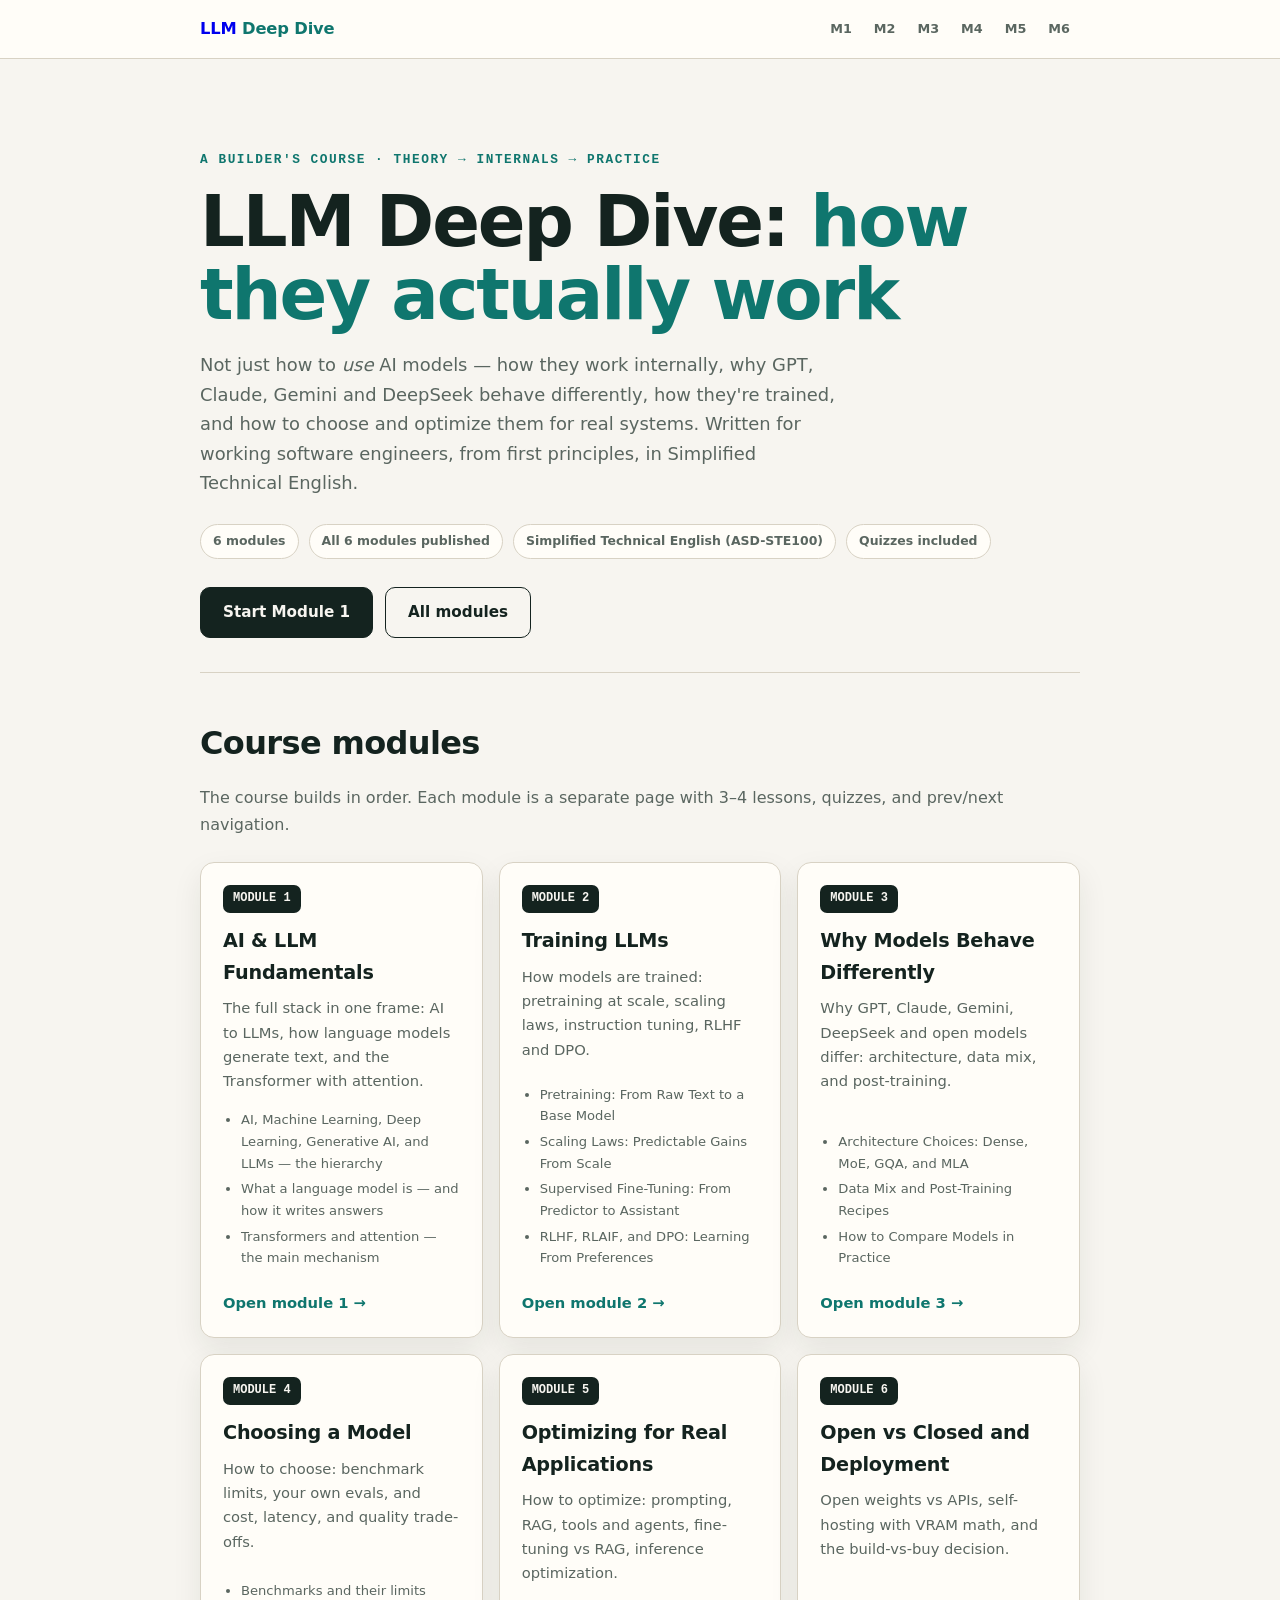
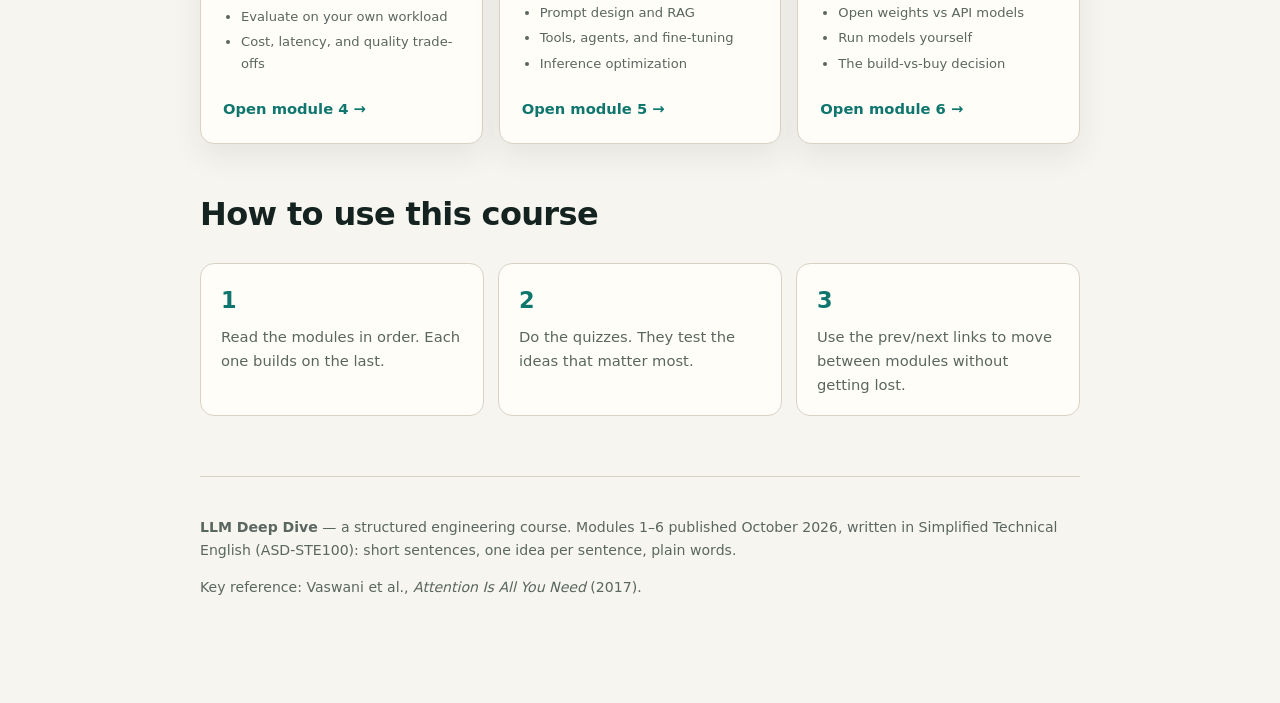
<file: index.html>
<!doctype html>
<html lang="en">
<head>
<meta charset="utf-8" />
<meta name="viewport" content="width=device-width, initial-scale=1" />
<meta name="color-scheme" content="light dark" />
<title>LLM Deep Dive — From First Principles to Real-World Systems</title>
<meta name="description" content="A structured engineering course on how modern LLMs work internally: fundamentals, transformers, training, behavior, selection and optimization." />
<link rel="stylesheet" href="styles.css" />
</head>
<body>
<div class="topnav"><div class="inner">
<a class="brand" href="index.html" class="active">LLM <span>Deep Dive</span></a>
<nav aria-label="Modules"><a href="module1.html">M1</a><a href="module2.html">M2</a><a href="module3.html">M3</a><a href="module4.html">M4</a><a href="module5.html">M5</a><a href="module6.html">M6</a></nav>
</div></div>

<div class="page">
<header class="hero">
  <p class="kicker">A builder's course · Theory → Internals → Practice</p>
  <h1>LLM Deep Dive: <span class="em">how they actually work</span></h1>
  <p class="lede">Not just how to <em>use</em> AI models — how they work internally, why GPT, Claude, Gemini and DeepSeek behave differently, how they're trained, and how to choose and optimize them for real systems. Written for working software engineers, from first principles, in Simplified Technical English.</p>
  <div class="badges">
    <span class="badge">6 modules</span><span class="badge">All 6 modules published</span>
    <span class="badge">Simplified Technical English (ASD-STE100)</span><span class="badge">Quizzes included</span>
  </div>
  <div class="cta-row">
    <a class="btn primary" href="module1.html">Start Module 1</a>
    <a class="btn ghost" href="#modules">All modules</a>
  </div>
</header>

<h2 class="sect" id="modules">Course modules</h2>
<p style="color:var(--muted)">The course builds in order. Each module is a separate page with 3–4 lessons, quizzes, and prev/next navigation.</p>
<div class="cards">
<a class="card" href="module1.html">
<span class="mno">MODULE 1</span>
<h3>AI &amp; LLM Fundamentals</h3>
<p class="desc">The full stack in one frame: AI to LLMs, how language models generate text, and the Transformer with attention.</p>
<ul><li>AI, Machine Learning, Deep Learning, Generative AI, and LLMs — the hierarchy</li><li>What a language model is — and how it writes answers</li><li>Transformers and attention — the main mechanism</li></ul>
<span class="go">Open module 1 &rarr;</span>
</a>
<a class="card" href="module2.html">
<span class="mno">MODULE 2</span>
<h3>Training LLMs</h3>
<p class="desc">How models are trained: pretraining at scale, scaling laws, instruction tuning, RLHF and DPO.</p>
<ul><li>Pretraining: From Raw Text to a Base Model</li><li>Scaling Laws: Predictable Gains From Scale</li><li>Supervised Fine-Tuning: From Predictor to Assistant</li><li>RLHF, RLAIF, and DPO: Learning From Preferences</li></ul>
<span class="go">Open module 2 &rarr;</span>
</a>
<a class="card" href="module3.html">
<span class="mno">MODULE 3</span>
<h3>Why Models Behave Differently</h3>
<p class="desc">Why GPT, Claude, Gemini, DeepSeek and open models differ: architecture, data mix, and post-training.</p>
<ul><li>Architecture Choices: Dense, MoE, GQA, and MLA</li><li>Data Mix and Post-Training Recipes</li><li>How to Compare Models in Practice</li></ul>
<span class="go">Open module 3 &rarr;</span>
</a>
<a class="card" href="module4.html">
<span class="mno">MODULE 4</span>
<h3>Choosing a Model</h3>
<p class="desc">How to choose: benchmark limits, your own evals, and cost, latency, and quality trade-offs.</p>
<ul><li>Benchmarks and their limits</li><li>Evaluate on your own workload</li><li>Cost, latency, and quality trade-offs</li></ul>
<span class="go">Open module 4 &rarr;</span>
</a>
<a class="card" href="module5.html">
<span class="mno">MODULE 5</span>
<h3>Optimizing for Real Applications</h3>
<p class="desc">How to optimize: prompting, RAG, tools and agents, fine-tuning vs RAG, inference optimization.</p>
<ul><li>Prompt design and RAG</li><li>Tools, agents, and fine-tuning</li><li>Inference optimization</li></ul>
<span class="go">Open module 5 &rarr;</span>
</a>
<a class="card" href="module6.html">
<span class="mno">MODULE 6</span>
<h3>Open vs Closed and Deployment</h3>
<p class="desc">Open weights vs APIs, self-hosting with VRAM math, and the build-vs-buy decision.</p>
<ul><li>Open weights vs API models</li><li>Run models yourself</li><li>The build-vs-buy decision</li></ul>
<span class="go">Open module 6 &rarr;</span>
</a>
</div>

<h2 class="sect">How to use this course</h2>
<div class="steps">
  <div class="step"><b>1</b><p>Read the modules in order. Each one builds on the last.</p></div>
  <div class="step"><b>2</b><p>Do the quizzes. They test the ideas that matter most.</p></div>
  <div class="step"><b>3</b><p>Use the prev/next links to move between modules without getting lost.</p></div>
</div>

<footer>
  <p><strong>LLM Deep Dive</strong> — a structured engineering course. Modules 1–6 published October 2026, written in Simplified Technical English (ASD-STE100): short sentences, one idea per sentence, plain words.</p>
  <p>Key reference: Vaswani et al., <em>Attention Is All You Need</em> (2017).</p>
</footer>
</div>
</body>
</html>
</file>
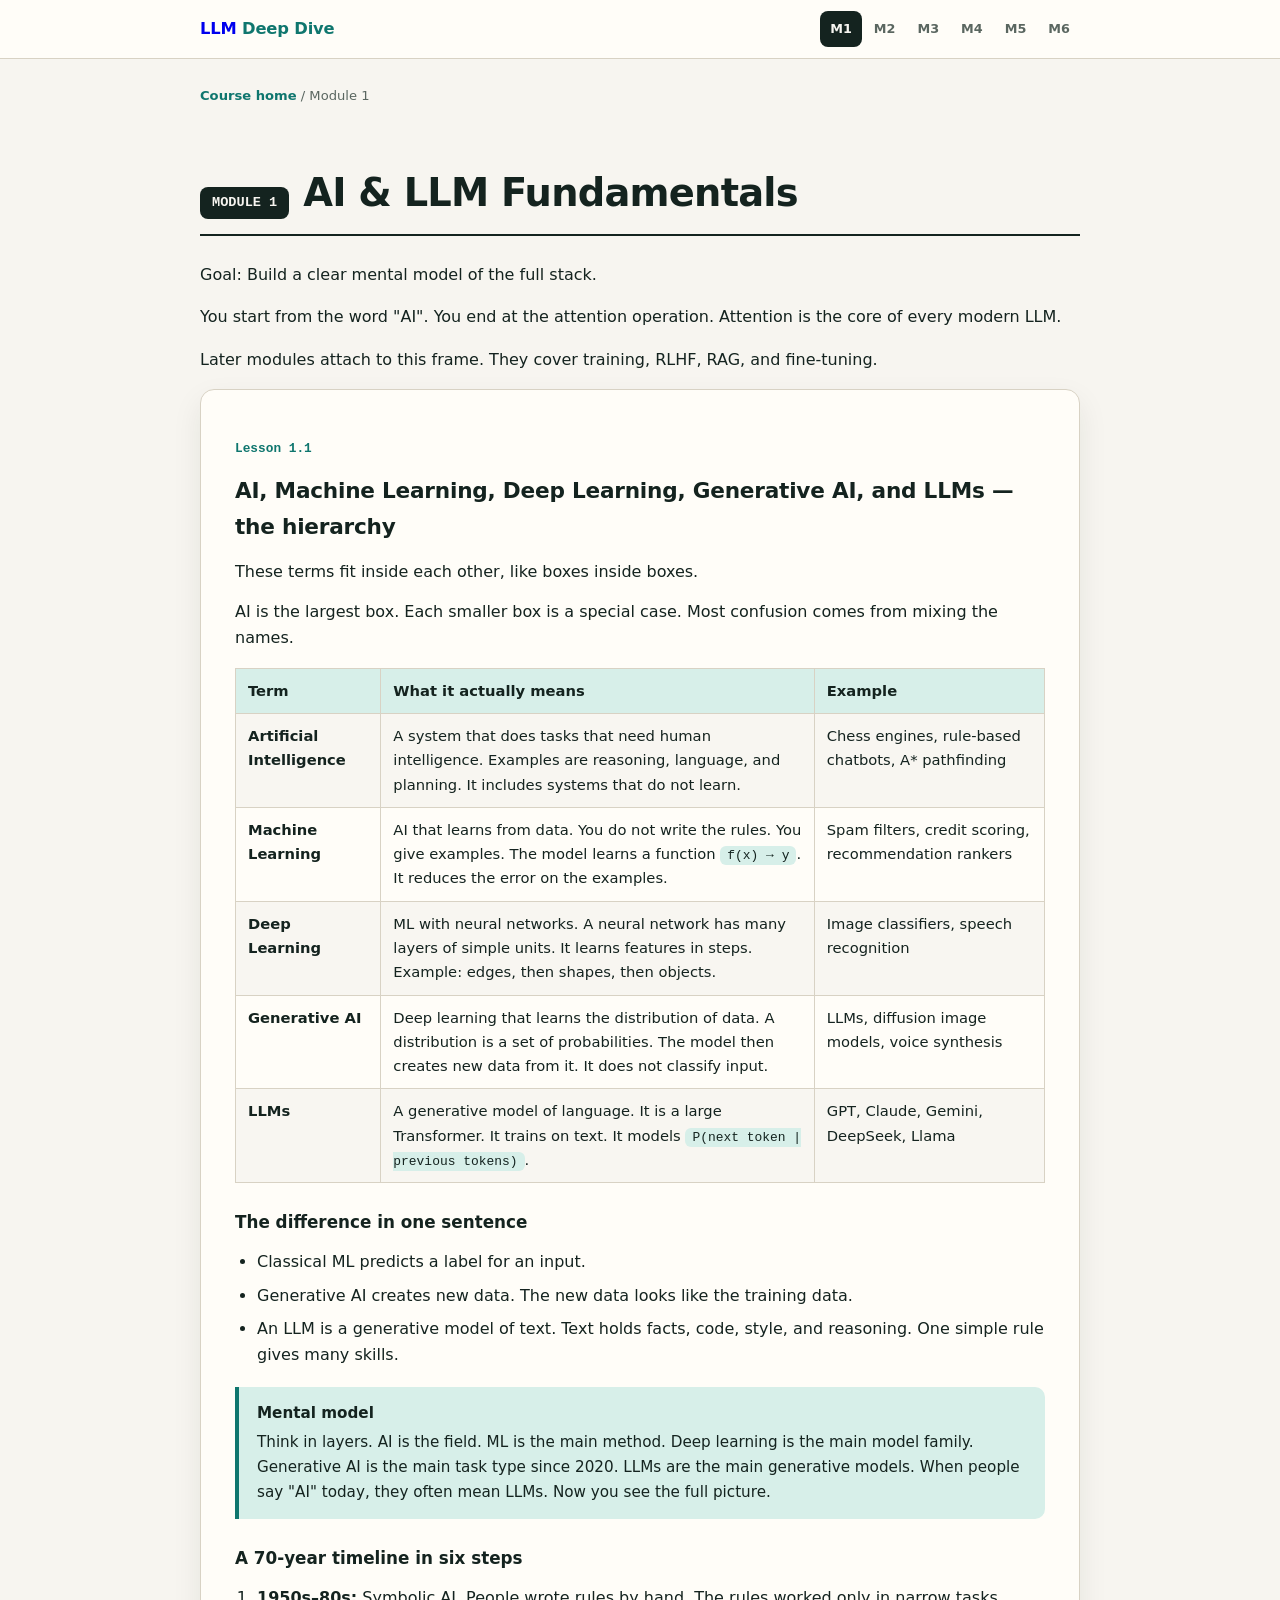
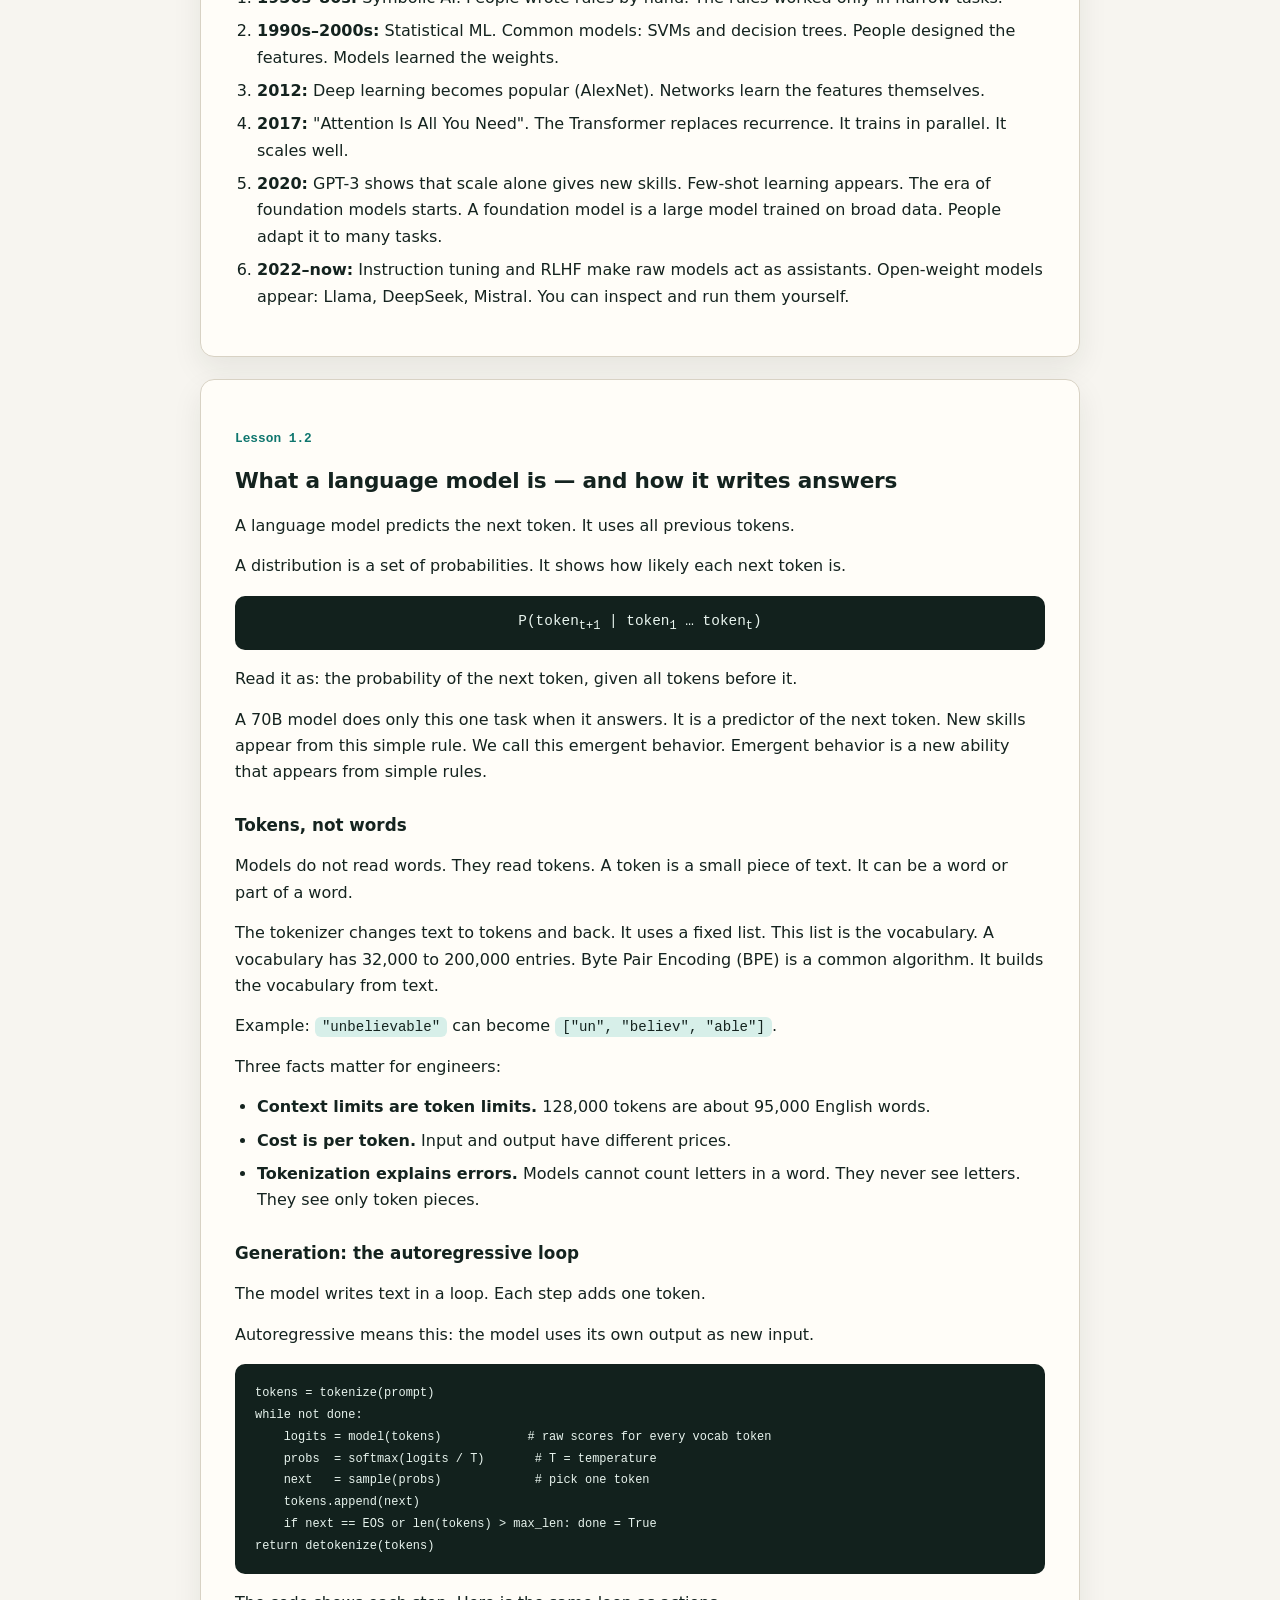
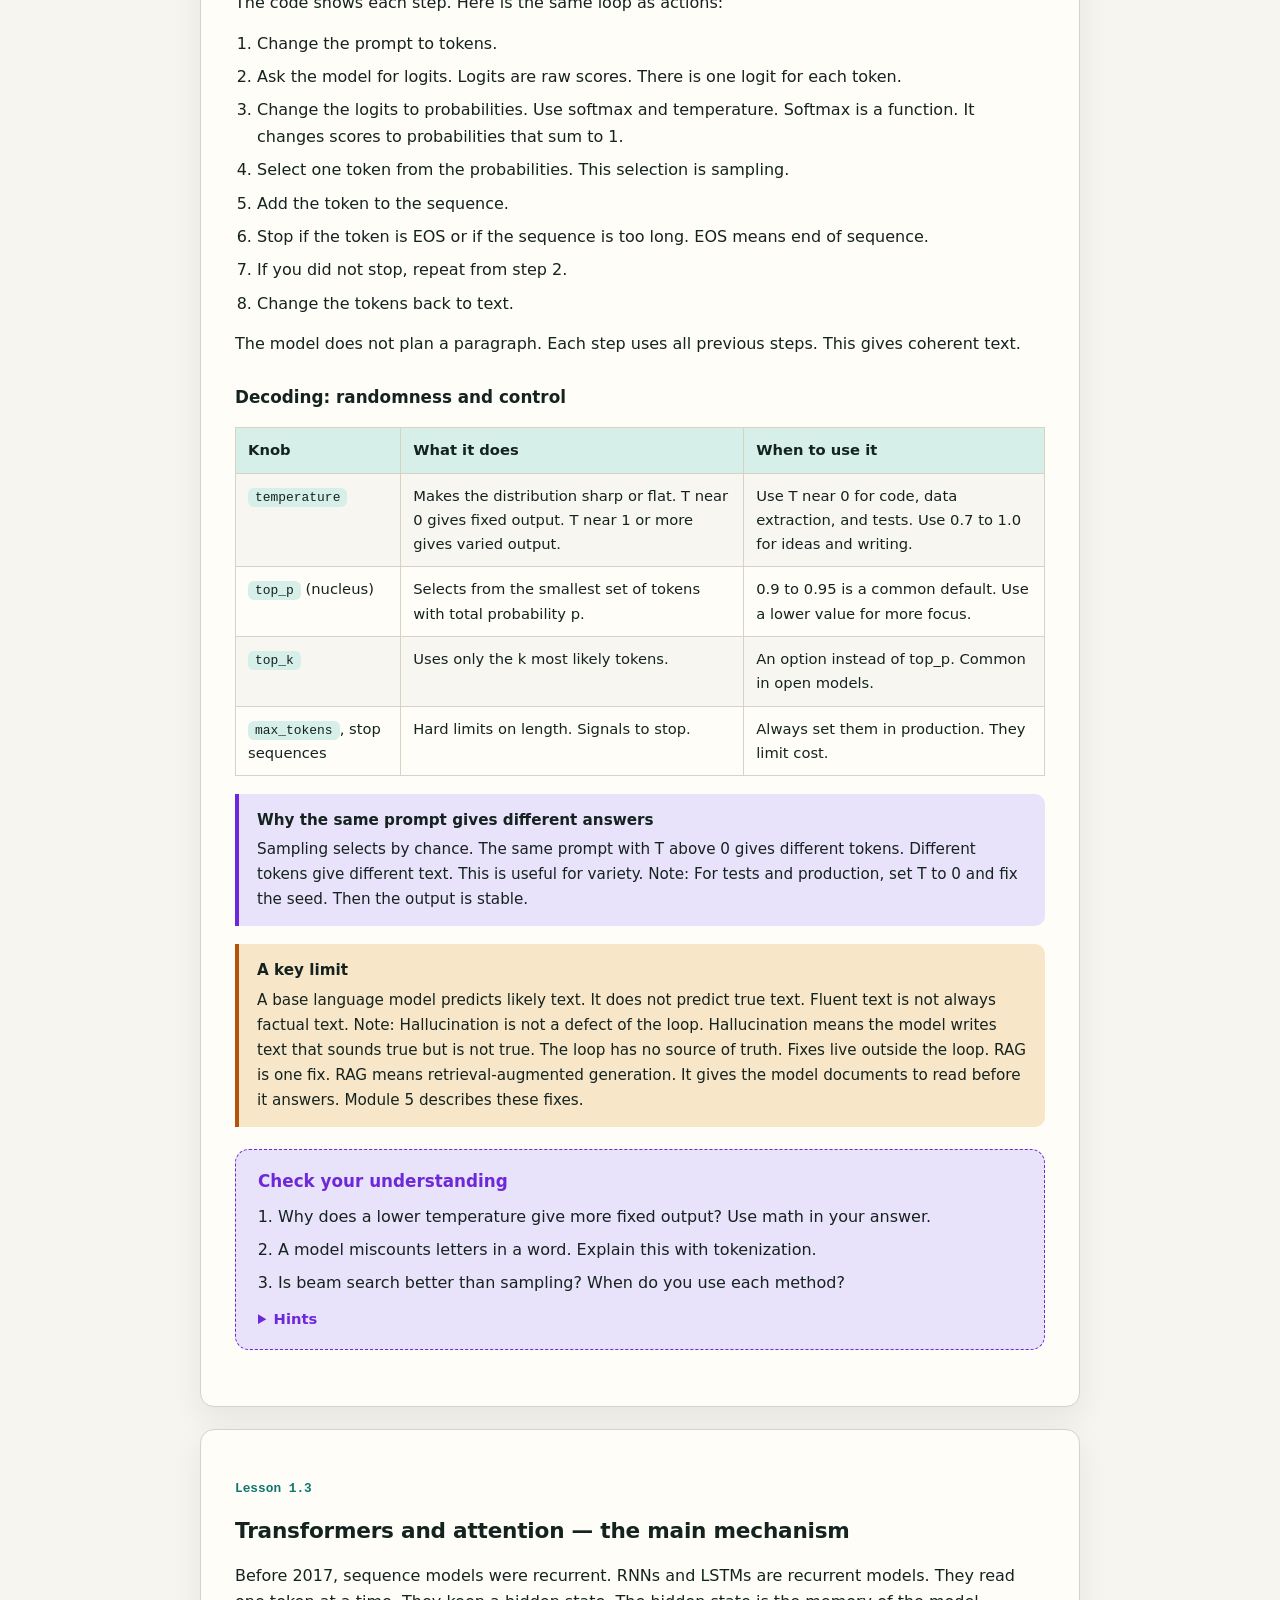
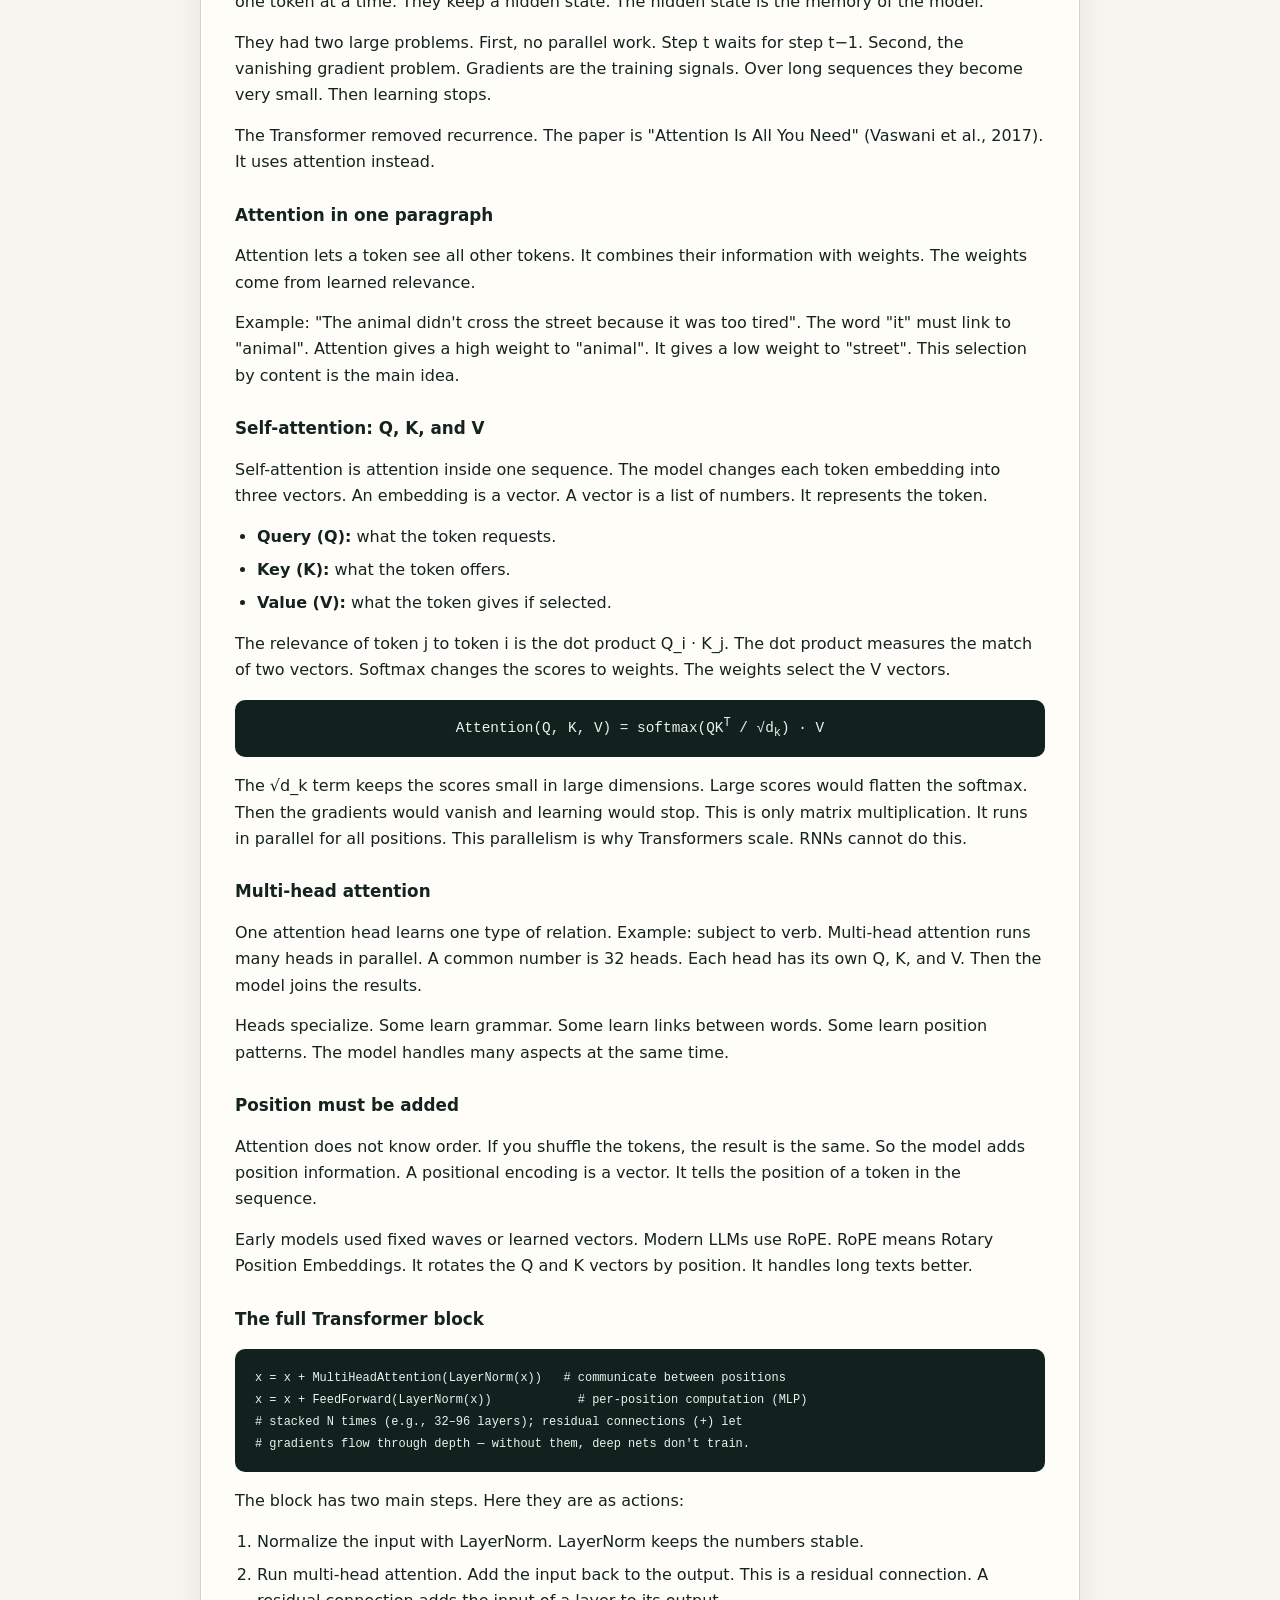
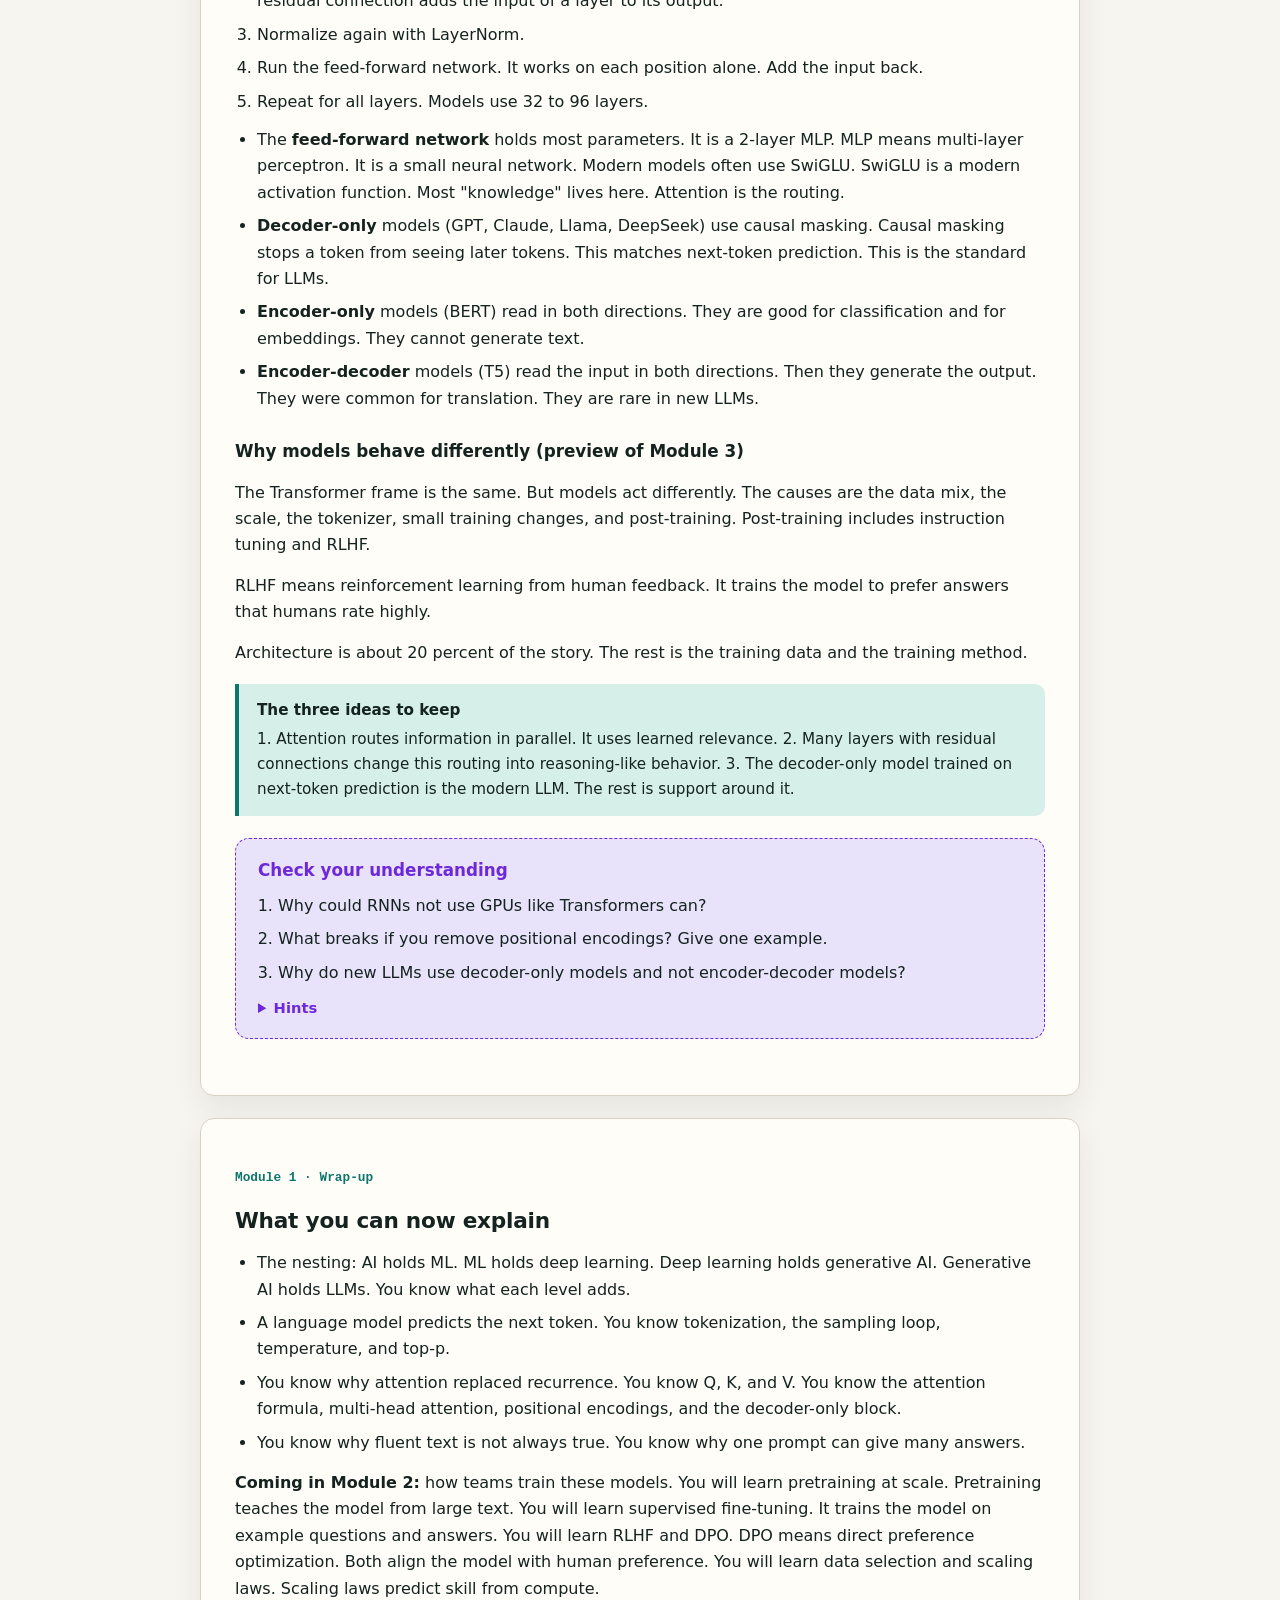
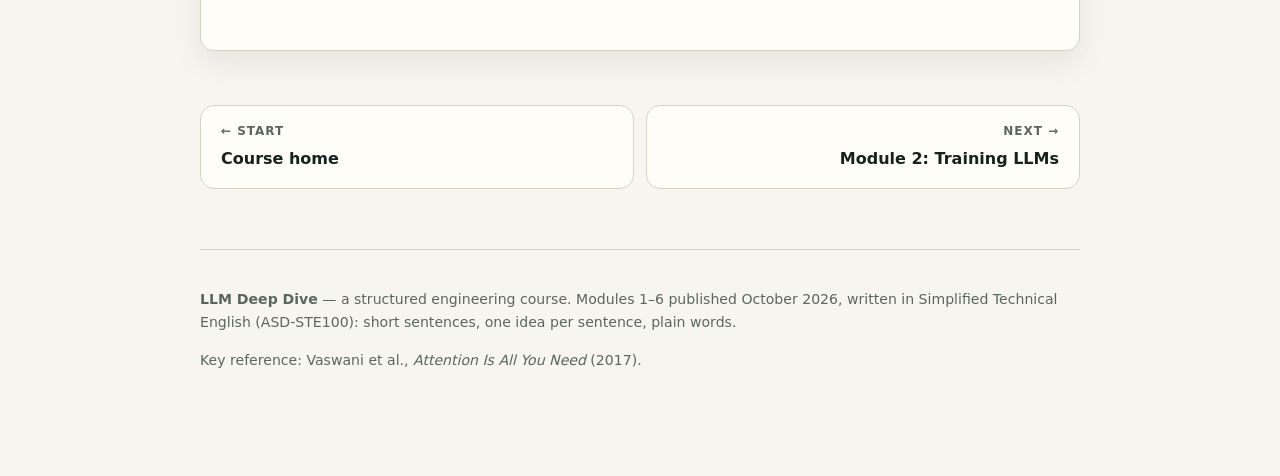
<file: module1.html>
<!doctype html>
<html lang="en">
<head>
<meta charset="utf-8" />
<meta name="viewport" content="width=device-width, initial-scale=1" />
<meta name="color-scheme" content="light dark" />
<title>Module 1: AI & LLM Fundamentals — LLM Deep Dive</title>
<meta name="description" content="The full stack in one frame: AI to LLMs, how language models generate text, and the Transformer with attention." />
<link rel="stylesheet" href="styles.css" />
</head>
<body>
<div class="topnav"><div class="inner">
<a class="brand" href="index.html">LLM <span>Deep Dive</span></a>
<nav aria-label="Modules"><a href="module1.html" class="active">M1</a><a href="module2.html">M2</a><a href="module3.html">M3</a><a href="module4.html">M4</a><a href="module5.html">M5</a><a href="module6.html">M6</a></nav>
</div></div>

<div class="page">
<p class="crumb"><a href="index.html">Course home</a> / Module 1</p>
<section class="mod" id="module-1">
  <div class="mod-head"><span class="mod-num">MODULE 1</span><h2>AI &amp; LLM Fundamentals</h2></div>
  <p>Goal: Build a clear mental model of the full stack.</p>
  <p>You start from the word "AI". You end at the attention operation. Attention is the core of every modern LLM.</p>
  <p>Later modules attach to this frame. They cover training, RLHF, RAG, and fine-tuning.</p>

  <!-- LESSON 1.1 -->
  <article class="lesson" id="l11">
    <p class="lno">Lesson 1.1</p>
    <h3>AI, Machine Learning, Deep Learning, Generative AI, and LLMs — the hierarchy</h3>
    <p>These terms fit inside each other, like boxes inside boxes.</p>
    <p>AI is the largest box. Each smaller box is a special case. Most confusion comes from mixing the names.</p>
    <table>
      <tr><th>Term</th><th>What it actually means</th><th>Example</th></tr>
      <tr><td><strong>Artificial Intelligence</strong></td><td>A system that does tasks that need human intelligence. Examples are reasoning, language, and planning. It includes systems that do not learn.</td><td>Chess engines, rule-based chatbots, A* pathfinding</td></tr>
      <tr><td><strong>Machine Learning</strong></td><td>AI that learns from data. You do not write the rules. You give examples. The model learns a function <code>f(x) → y</code>. It reduces the error on the examples.</td><td>Spam filters, credit scoring, recommendation rankers</td></tr>
      <tr><td><strong>Deep Learning</strong></td><td>ML with neural networks. A neural network has many layers of simple units. It learns features in steps. Example: edges, then shapes, then objects.</td><td>Image classifiers, speech recognition</td></tr>
      <tr><td><strong>Generative AI</strong></td><td>Deep learning that learns the distribution of data. A distribution is a set of probabilities. The model then creates new data from it. It does not classify input.</td><td>LLMs, diffusion image models, voice synthesis</td></tr>
      <tr><td><strong>LLMs</strong></td><td>A generative model of language. It is a large Transformer. It trains on text. It models <code>P(next token | previous tokens)</code>.</td><td>GPT, Claude, Gemini, DeepSeek, Llama</td></tr>
    </table>
    <h4>The difference in one sentence</h4>
    <ul>
      <li>Classical ML predicts a label for an input.</li>
      <li>Generative AI creates new data. The new data looks like the training data.</li>
      <li>An LLM is a generative model of text. Text holds facts, code, style, and reasoning. One simple rule gives many skills.</li>
    </ul>
    <div class="callout"><strong>Mental model</strong>Think in layers. AI is the field. ML is the main method. Deep learning is the main model family. Generative AI is the main task type since 2020. LLMs are the main generative models. When people say "AI" today, they often mean LLMs. Now you see the full picture.</div>
    <h4>A 70-year timeline in six steps</h4>
    <ol>
      <li><strong>1950s–80s:</strong> Symbolic AI. People wrote rules by hand. The rules worked only in narrow tasks.</li>
      <li><strong>1990s–2000s:</strong> Statistical ML. Common models: SVMs and decision trees. People designed the features. Models learned the weights.</li>
      <li><strong>2012:</strong> Deep learning becomes popular (AlexNet). Networks learn the features themselves.</li>
      <li><strong>2017:</strong> "Attention Is All You Need". The Transformer replaces recurrence. It trains in parallel. It scales well.</li>
      <li><strong>2020:</strong> GPT-3 shows that scale alone gives new skills. Few-shot learning appears. The era of foundation models starts. A foundation model is a large model trained on broad data. People adapt it to many tasks.</li>
      <li><strong>2022–now:</strong> Instruction tuning and RLHF make raw models act as assistants. Open-weight models appear: Llama, DeepSeek, Mistral. You can inspect and run them yourself.</li>
    </ol>
  </article>

  <!-- LESSON 1.2 -->
  <article class="lesson" id="l12">
    <p class="lno">Lesson 1.2</p>
    <h3>What a language model is — and how it writes answers</h3>
    <p>A language model predicts the next token. It uses all previous tokens.</p>
    <p>A distribution is a set of probabilities. It shows how likely each next token is.</p>
    <div class="math">P(token<sub>t+1</sub> | token<sub>1</sub> … token<sub>t</sub>)</div>
    <p>Read it as: the probability of the next token, given all tokens before it.</p>
    <p>A 70B model does only this one task when it answers. It is a predictor of the next token. New skills appear from this simple rule. We call this emergent behavior. Emergent behavior is a new ability that appears from simple rules.</p>
    <h4>Tokens, not words</h4>
    <p>Models do not read words. They read tokens. A token is a small piece of text. It can be a word or part of a word.</p>
    <p>The tokenizer changes text to tokens and back. It uses a fixed list. This list is the vocabulary. A vocabulary has 32,000 to 200,000 entries. Byte Pair Encoding (BPE) is a common algorithm. It builds the vocabulary from text.</p>
    <p>Example: <code>"unbelievable"</code> can become <code>["un", "believ", "able"]</code>.</p>
    <p>Three facts matter for engineers:</p>
    <ul>
      <li><strong>Context limits are token limits.</strong> 128,000 tokens are about 95,000 English words.</li>
      <li><strong>Cost is per token.</strong> Input and output have different prices.</li>
      <li><strong>Tokenization explains errors.</strong> Models cannot count letters in a word. They never see letters. They see only token pieces.</li>
    </ul>
    <h4>Generation: the autoregressive loop</h4>
    <p>The model writes text in a loop. Each step adds one token.</p>
    <p>Autoregressive means this: the model uses its own output as new input.</p>
<pre><code>tokens = tokenize(prompt)
while not done:
    logits = model(tokens)            # raw scores for every vocab token
    probs  = softmax(logits / T)       # T = temperature
    next   = sample(probs)             # pick one token
    tokens.append(next)
    if next == EOS or len(tokens) > max_len: done = True
return detokenize(tokens)</code></pre>
    <p>The code shows each step. Here is the same loop as actions:</p>
    <ol>
      <li>Change the prompt to tokens.</li>
      <li>Ask the model for logits. Logits are raw scores. There is one logit for each token.</li>
      <li>Change the logits to probabilities. Use softmax and temperature. Softmax is a function. It changes scores to probabilities that sum to 1.</li>
      <li>Select one token from the probabilities. This selection is sampling.</li>
      <li>Add the token to the sequence.</li>
      <li>Stop if the token is EOS or if the sequence is too long. EOS means end of sequence.</li>
      <li>If you did not stop, repeat from step 2.</li>
      <li>Change the tokens back to text.</li>
    </ol>
    <p>The model does not plan a paragraph. Each step uses all previous steps. This gives coherent text.</p>
    <h4>Decoding: randomness and control</h4>
    <table>
      <tr><th>Knob</th><th>What it does</th><th>When to use it</th></tr>
      <tr><td><code>temperature</code></td><td>Makes the distribution sharp or flat. T near 0 gives fixed output. T near 1 or more gives varied output.</td><td>Use T near 0 for code, data extraction, and tests. Use 0.7 to 1.0 for ideas and writing.</td></tr>
      <tr><td><code>top_p</code> (nucleus)</td><td>Selects from the smallest set of tokens with total probability p.</td><td>0.9 to 0.95 is a common default. Use a lower value for more focus.</td></tr>
      <tr><td><code>top_k</code></td><td>Uses only the k most likely tokens.</td><td>An option instead of top_p. Common in open models.</td></tr>
      <tr><td><code>max_tokens</code>, stop sequences</td><td>Hard limits on length. Signals to stop.</td><td>Always set them in production. They limit cost.</td></tr>
    </table>
    <div class="callout violet"><strong>Why the same prompt gives different answers</strong>Sampling selects by chance. The same prompt with T above 0 gives different tokens. Different tokens give different text. This is useful for variety. Note: For tests and production, set T to 0 and fix the seed. Then the output is stable.</div>
    <div class="callout amber"><strong>A key limit</strong>A base language model predicts likely text. It does not predict true text. Fluent text is not always factual text. Note: Hallucination is not a defect of the loop. Hallucination means the model writes text that sounds true but is not true. The loop has no source of truth. Fixes live outside the loop. RAG is one fix. RAG means retrieval-augmented generation. It gives the model documents to read before it answers. Module 5 describes these fixes.</div>
    <div class="quiz"><h4>Check your understanding</h4>
      <ol>
        <li>Why does a lower temperature give more fixed output? Use math in your answer.</li>
        <li>A model miscounts letters in a word. Explain this with tokenization.</li>
        <li>Is beam search better than sampling? When do you use each method?</li>
      </ol>
      <details><summary>Hints</summary>1. Softmax divides logits by T. As T nears 0, the largest logit wins. The result nears argmax. 2. The model uses token IDs, not letters. "Strawberry" can be 2 or 3 tokens. 3. Beam search is a method. It keeps the best few options at each step. It finds the most likely sequence. Use it for translation. Sampling gives variety. Use it for creative tasks.</details>
    </div>
  </article>

  <!-- LESSON 1.3 -->
  <article class="lesson" id="l13">
    <p class="lno">Lesson 1.3</p>
    <h3>Transformers and attention — the main mechanism</h3>
    <p>Before 2017, sequence models were recurrent. RNNs and LSTMs are recurrent models. They read one token at a time. They keep a hidden state. The hidden state is the memory of the model.</p>
    <p>They had two large problems. First, no parallel work. Step t waits for step t−1. Second, the vanishing gradient problem. Gradients are the training signals. Over long sequences they become very small. Then learning stops.</p>
    <p>The Transformer removed recurrence. The paper is "Attention Is All You Need" (Vaswani et al., 2017). It uses attention instead.</p>
    <h4>Attention in one paragraph</h4>
    <p>Attention lets a token see all other tokens. It combines their information with weights. The weights come from learned relevance.</p>
    <p>Example: "The animal didn't cross the street because it was too tired". The word "it" must link to "animal". Attention gives a high weight to "animal". It gives a low weight to "street". This selection by content is the main idea.</p>
    <h4>Self-attention: Q, K, and V</h4>
    <p>Self-attention is attention inside one sequence. The model changes each token embedding into three vectors. An embedding is a vector. A vector is a list of numbers. It represents the token.</p>
    <ul>
      <li><strong>Query (Q):</strong> what the token requests.</li>
      <li><strong>Key (K):</strong> what the token offers.</li>
      <li><strong>Value (V):</strong> what the token gives if selected.</li>
    </ul>
    <p>The relevance of token j to token i is the dot product Q_i · K_j. The dot product measures the match of two vectors. Softmax changes the scores to weights. The weights select the V vectors.</p>
    <div class="math">Attention(Q, K, V) = softmax(QK<sup>T</sup> / √d<sub>k</sub>) · V</div>
    <p>The √d_k term keeps the scores small in large dimensions. Large scores would flatten the softmax. Then the gradients would vanish and learning would stop. This is only matrix multiplication. It runs in parallel for all positions. This parallelism is why Transformers scale. RNNs cannot do this.</p>
    <h4>Multi-head attention</h4>
    <p>One attention head learns one type of relation. Example: subject to verb. Multi-head attention runs many heads in parallel. A common number is 32 heads. Each head has its own Q, K, and V. Then the model joins the results.</p>
    <p>Heads specialize. Some learn grammar. Some learn links between words. Some learn position patterns. The model handles many aspects at the same time.</p>
    <h4>Position must be added</h4>
    <p>Attention does not know order. If you shuffle the tokens, the result is the same. So the model adds position information. A positional encoding is a vector. It tells the position of a token in the sequence.</p>
    <p>Early models used fixed waves or learned vectors. Modern LLMs use RoPE. RoPE means Rotary Position Embeddings. It rotates the Q and K vectors by position. It handles long texts better.</p>
    <h4>The full Transformer block</h4>
<pre><code>x = x + MultiHeadAttention(LayerNorm(x))   # communicate between positions
x = x + FeedForward(LayerNorm(x))            # per-position computation (MLP)
# stacked N times (e.g., 32–96 layers); residual connections (+) let
# gradients flow through depth — without them, deep nets don't train.</code></pre>
    <p>The block has two main steps. Here they are as actions:</p>
    <ol>
      <li>Normalize the input with LayerNorm. LayerNorm keeps the numbers stable.</li>
      <li>Run multi-head attention. Add the input back to the output. This is a residual connection. A residual connection adds the input of a layer to its output.</li>
      <li>Normalize again with LayerNorm.</li>
      <li>Run the feed-forward network. It works on each position alone. Add the input back.</li>
      <li>Repeat for all layers. Models use 32 to 96 layers.</li>
    </ol>
    <ul>
      <li>The <strong>feed-forward network</strong> holds most parameters. It is a 2-layer MLP. MLP means multi-layer perceptron. It is a small neural network. Modern models often use SwiGLU. SwiGLU is a modern activation function. Most "knowledge" lives here. Attention is the routing.</li>
      <li><strong>Decoder-only</strong> models (GPT, Claude, Llama, DeepSeek) use causal masking. Causal masking stops a token from seeing later tokens. This matches next-token prediction. This is the standard for LLMs.</li>
      <li><strong>Encoder-only</strong> models (BERT) read in both directions. They are good for classification and for embeddings. They cannot generate text.</li>
      <li><strong>Encoder-decoder</strong> models (T5) read the input in both directions. Then they generate the output. They were common for translation. They are rare in new LLMs.</li>
    </ul>
    <h4>Why models behave differently (preview of Module 3)</h4>
    <p>The Transformer frame is the same. But models act differently. The causes are the data mix, the scale, the tokenizer, small training changes, and post-training. Post-training includes instruction tuning and RLHF.</p>
    <p>RLHF means reinforcement learning from human feedback. It trains the model to prefer answers that humans rate highly.</p>
    <p>Architecture is about 20 percent of the story. The rest is the training data and the training method.</p>
    <div class="callout"><strong>The three ideas to keep</strong>1. Attention routes information in parallel. It uses learned relevance. 2. Many layers with residual connections change this routing into reasoning-like behavior. 3. The decoder-only model trained on next-token prediction is the modern LLM. The rest is support around it.</div>
    <div class="quiz"><h4>Check your understanding</h4>
      <ol>
        <li>Why could RNNs not use GPUs like Transformers can?</li>
        <li>What breaks if you remove positional encodings? Give one example.</li>
        <li>Why do new LLMs use decoder-only models and not encoder-decoder models?</li>
      </ol>
      <details><summary>Hints</summary>1. RNNs have a chain of steps. Step t needs step t−1. They cannot run in parallel. Attention computes all pairs at once. 2. "Dog bites man" and "man bites dog" become the same. Attention without position is a bag of tokens. 3. Next-token prediction looks only backward. Decoder-only models match this task. They are simple and they scale. One model understands and generates.</details>
    </div>
  </article>

  <article class="lesson" id="l1wrap">
    <p class="lno">Module 1 · Wrap-up</p>
    <h3>What you can now explain</h3>
    <ul>
      <li>The nesting: AI holds ML. ML holds deep learning. Deep learning holds generative AI. Generative AI holds LLMs. You know what each level adds.</li>
      <li>A language model predicts the next token. You know tokenization, the sampling loop, temperature, and top-p.</li>
      <li>You know why attention replaced recurrence. You know Q, K, and V. You know the attention formula, multi-head attention, positional encodings, and the decoder-only block.</li>
      <li>You know why fluent text is not always true. You know why one prompt can give many answers.</li>
    </ul>
    <p><strong>Coming in Module 2:</strong> how teams train these models. You will learn pretraining at scale. Pretraining teaches the model from large text. You will learn supervised fine-tuning. It trains the model on example questions and answers. You will learn RLHF and DPO. DPO means direct preference optimization. Both align the model with human preference. You will learn data selection and scaling laws. Scaling laws predict skill from compute.</p>
  </article>
</section>
<div class="pager">
<a href="index.html"><span class="dir">&larr; Start</span><span class="ttl">Course home</span></a>
<a class="next" href="module2.html"><span class="dir">Next &rarr;</span><span class="ttl">Module 2: Training LLMs</span></a>
</div>

<footer>
  <p><strong>LLM Deep Dive</strong> — a structured engineering course. Modules 1–6 published October 2026, written in Simplified Technical English (ASD-STE100): short sentences, one idea per sentence, plain words.</p>
  <p>Key reference: Vaswani et al., <em>Attention Is All You Need</em> (2017).</p>
</footer>
</div>
</body>
</html>
</file>
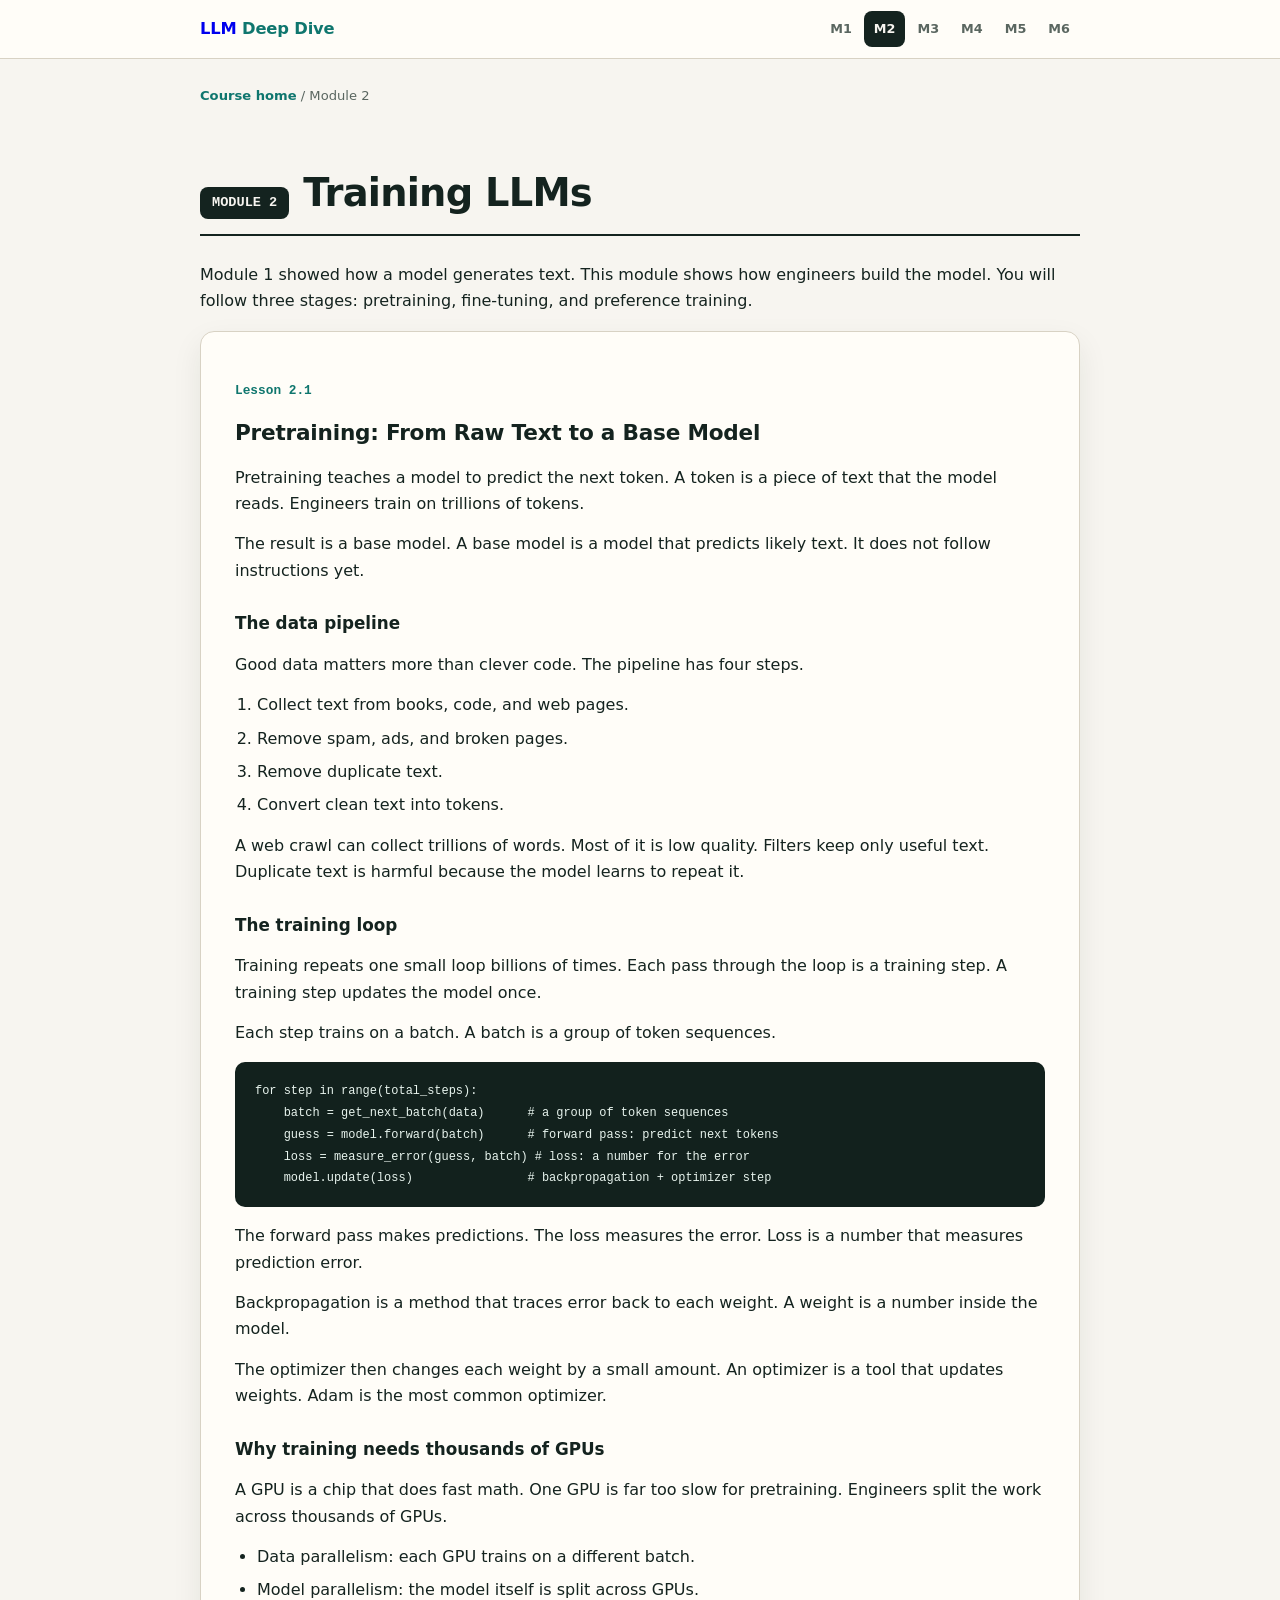
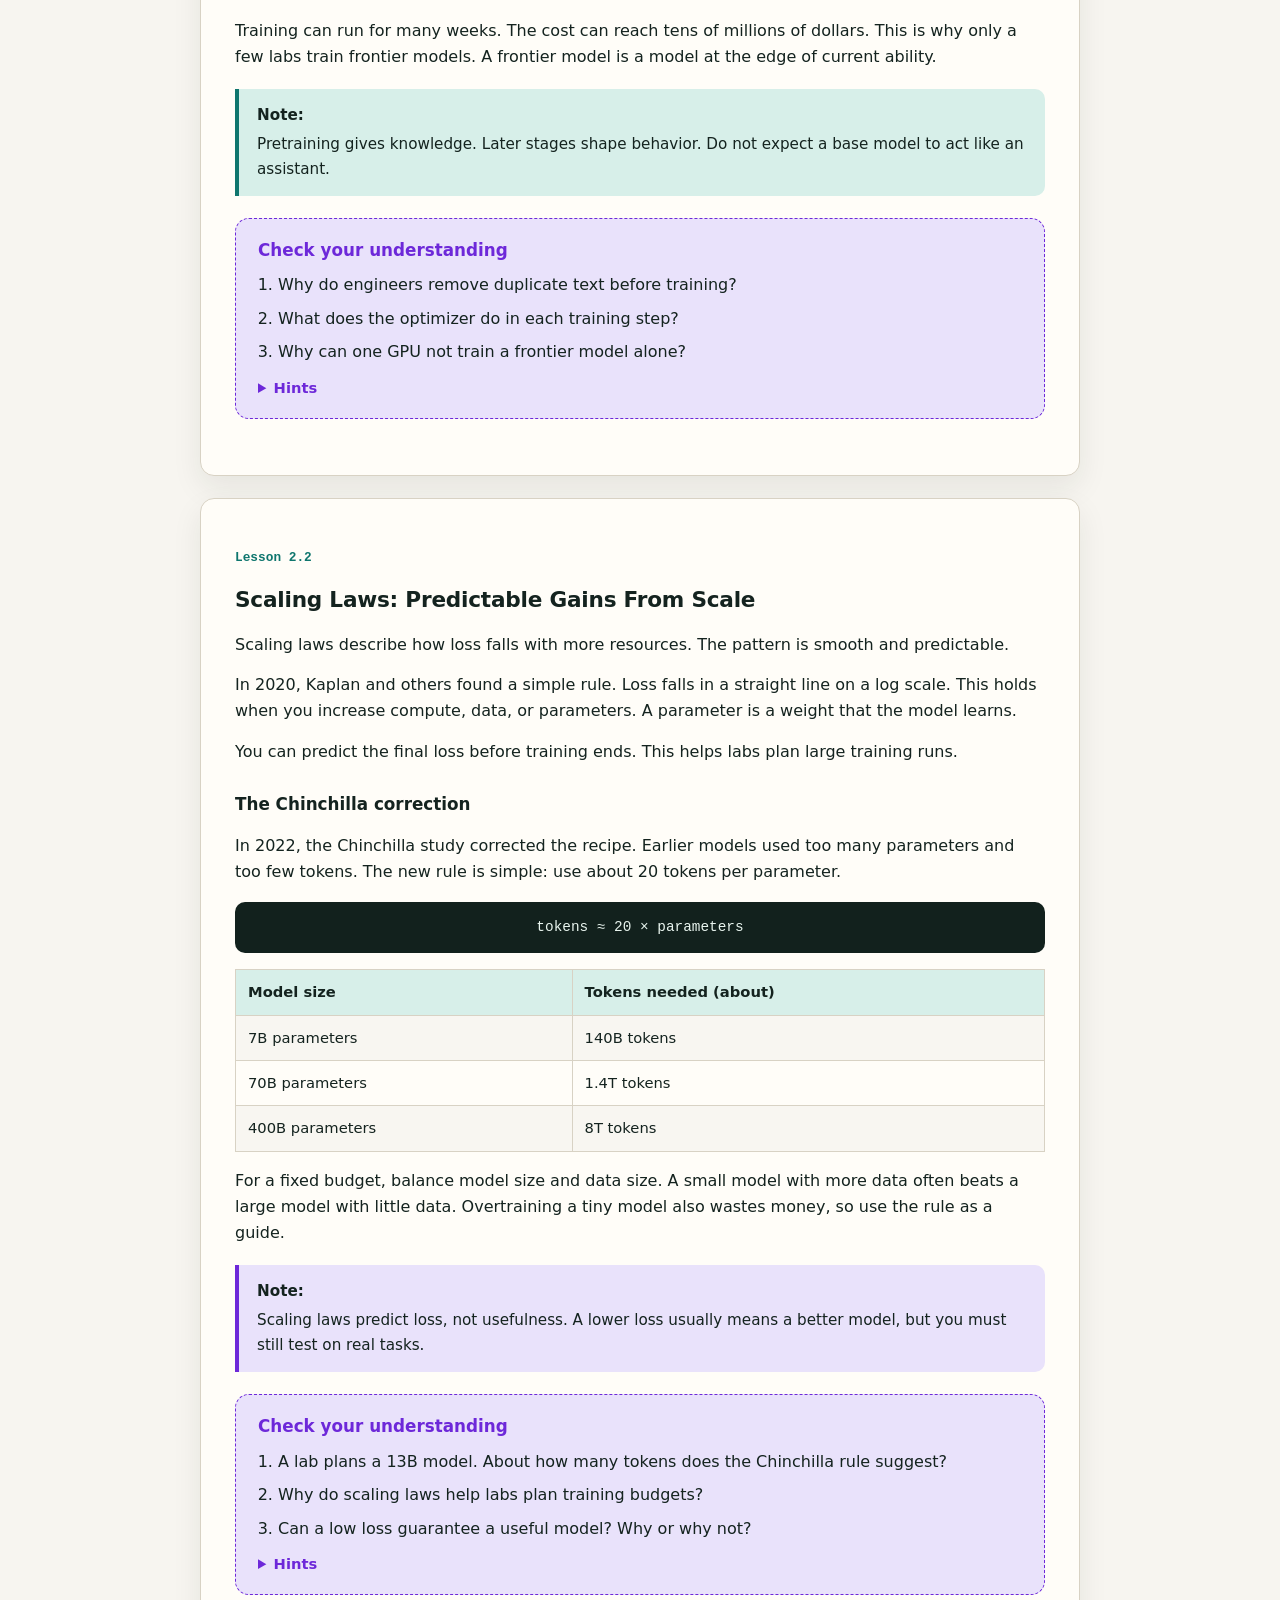
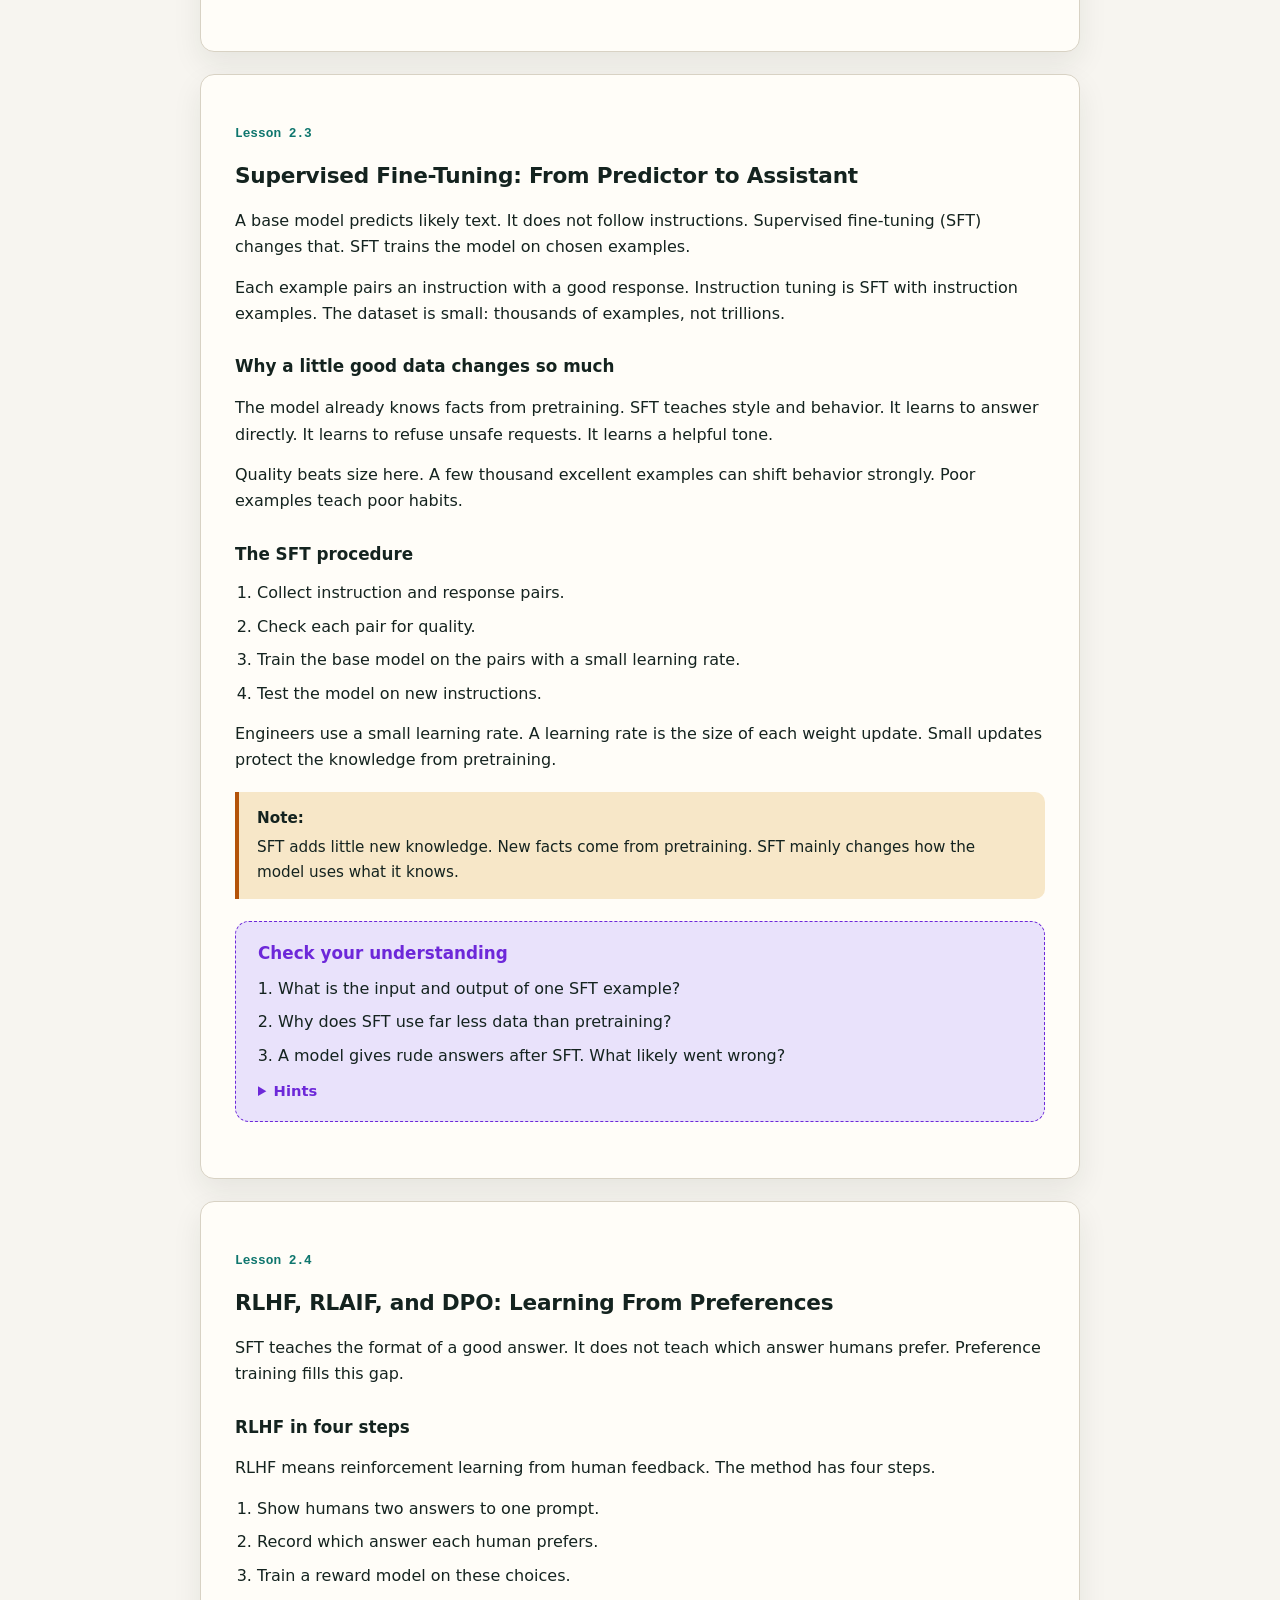
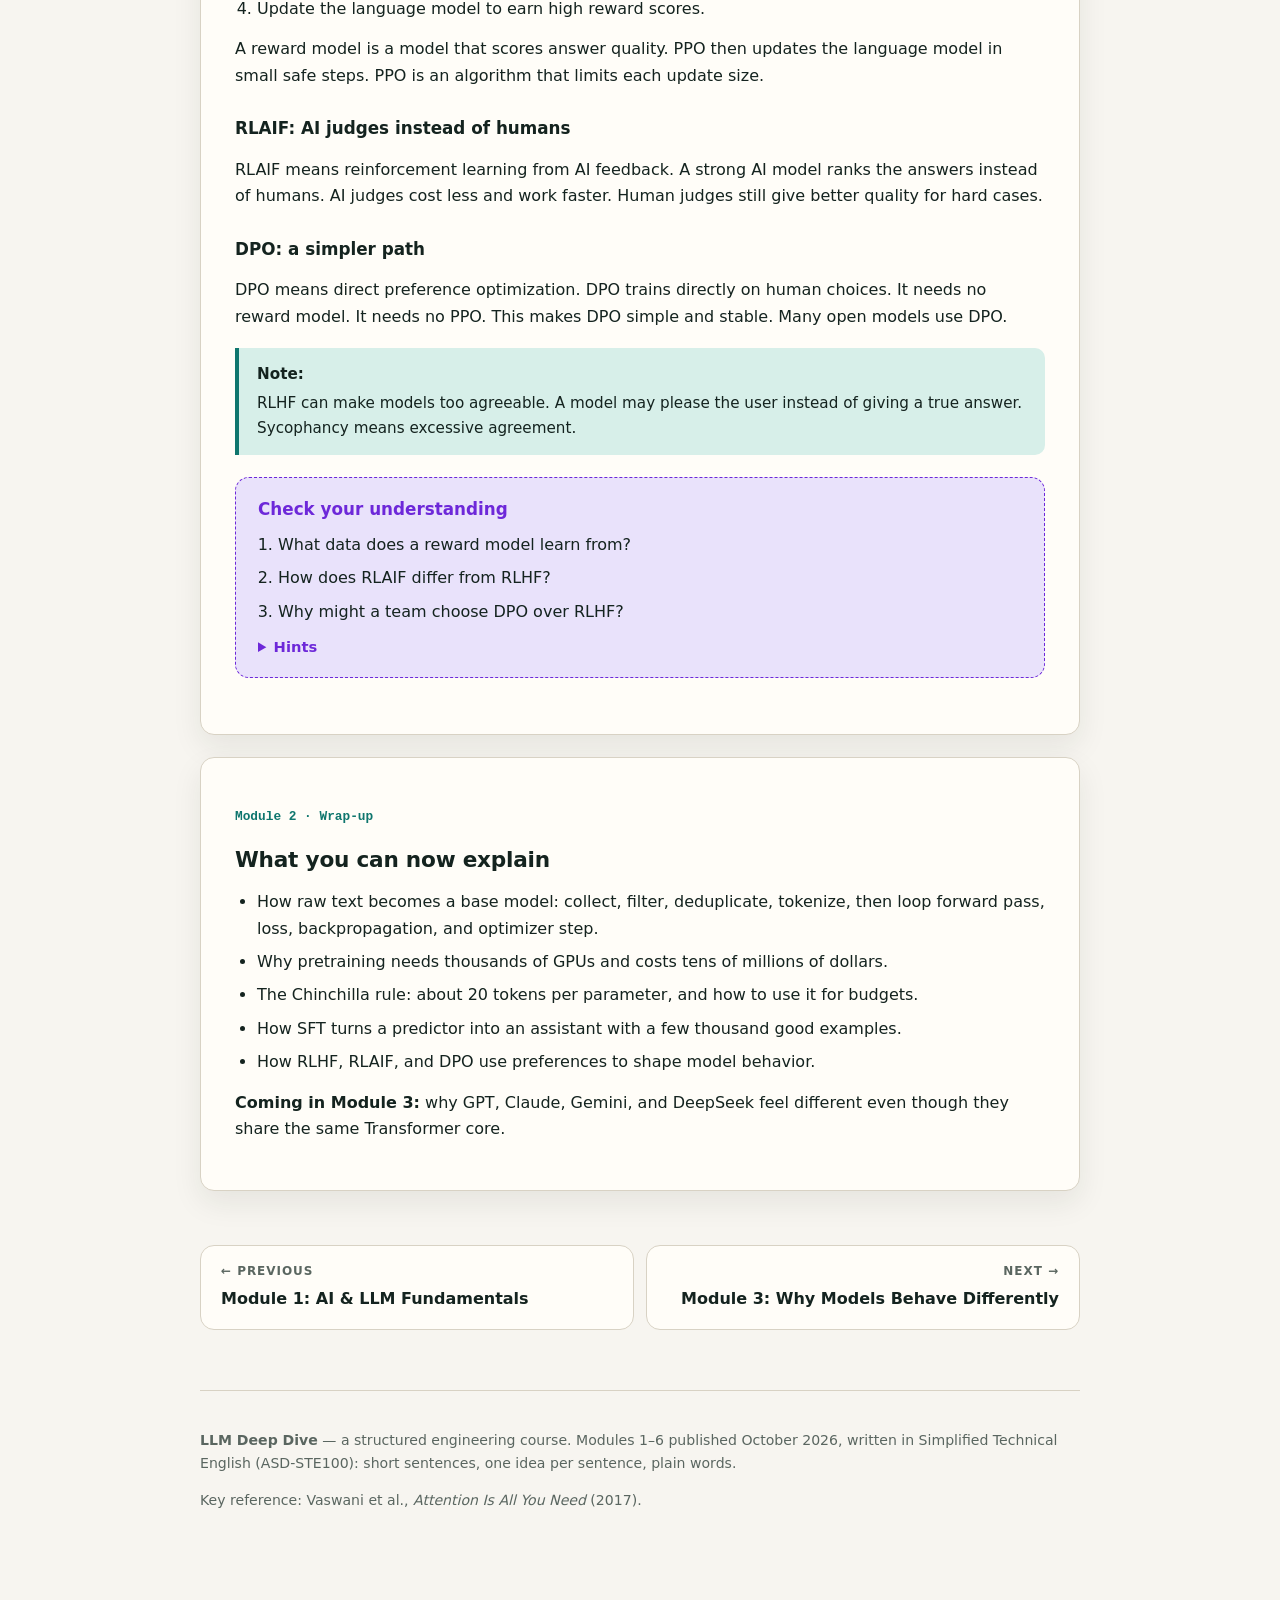
<file: module2.html>
<!doctype html>
<html lang="en">
<head>
<meta charset="utf-8" />
<meta name="viewport" content="width=device-width, initial-scale=1" />
<meta name="color-scheme" content="light dark" />
<title>Module 2: Training LLMs — LLM Deep Dive</title>
<meta name="description" content="How models are trained: pretraining at scale, scaling laws, instruction tuning, RLHF and DPO." />
<link rel="stylesheet" href="styles.css" />
</head>
<body>
<div class="topnav"><div class="inner">
<a class="brand" href="index.html">LLM <span>Deep Dive</span></a>
<nav aria-label="Modules"><a href="module1.html">M1</a><a href="module2.html" class="active">M2</a><a href="module3.html">M3</a><a href="module4.html">M4</a><a href="module5.html">M5</a><a href="module6.html">M6</a></nav>
</div></div>

<div class="page">
<p class="crumb"><a href="index.html">Course home</a> / Module 2</p>
<section class="mod" id="module-2">
  <div class="mod-head"><span class="mod-num">MODULE 2</span><h2>Training LLMs</h2></div>
  <p>Module 1 showed how a model generates text. This module shows how engineers build the model. You will follow three stages: pretraining, fine-tuning, and preference training.</p>

  <article class="lesson" id="l21">
    <p class="lno">Lesson 2.1</p>
    <h3>Pretraining: From Raw Text to a Base Model</h3>
    <p>Pretraining teaches a model to predict the next token. A token is a piece of text that the model reads. Engineers train on trillions of tokens.</p>
    <p>The result is a base model. A base model is a model that predicts likely text. It does not follow instructions yet.</p>
    <h4>The data pipeline</h4>
    <p>Good data matters more than clever code. The pipeline has four steps.</p>
    <ol>
      <li>Collect text from books, code, and web pages.</li>
      <li>Remove spam, ads, and broken pages.</li>
      <li>Remove duplicate text.</li>
      <li>Convert clean text into tokens.</li>
    </ol>
    <p>A web crawl can collect trillions of words. Most of it is low quality. Filters keep only useful text. Duplicate text is harmful because the model learns to repeat it.</p>
    <h4>The training loop</h4>
    <p>Training repeats one small loop billions of times. Each pass through the loop is a training step. A training step updates the model once.</p>
    <p>Each step trains on a batch. A batch is a group of token sequences.</p>
<pre><code>for step in range(total_steps):
    batch = get_next_batch(data)      # a group of token sequences
    guess = model.forward(batch)      # forward pass: predict next tokens
    loss = measure_error(guess, batch) # loss: a number for the error
    model.update(loss)                # backpropagation + optimizer step</code></pre>
    <p>The forward pass makes predictions. The loss measures the error. Loss is a number that measures prediction error.</p>
    <p>Backpropagation is a method that traces error back to each weight. A weight is a number inside the model.</p>
    <p>The optimizer then changes each weight by a small amount. An optimizer is a tool that updates weights. Adam is the most common optimizer.</p>
    <h4>Why training needs thousands of GPUs</h4>
    <p>A GPU is a chip that does fast math. One GPU is far too slow for pretraining. Engineers split the work across thousands of GPUs.</p>
    <ul>
      <li>Data parallelism: each GPU trains on a different batch.</li>
      <li>Model parallelism: the model itself is split across GPUs.</li>
    </ul>
    <p>Training can run for many weeks. The cost can reach tens of millions of dollars. This is why only a few labs train frontier models. A frontier model is a model at the edge of current ability.</p>
    <div class="callout"><strong>Note:</strong> Pretraining gives knowledge. Later stages shape behavior. Do not expect a base model to act like an assistant.</div>
    <div class="quiz"><h4>Check your understanding</h4>
      <ol>
        <li>Why do engineers remove duplicate text before training?</li>
        <li>What does the optimizer do in each training step?</li>
        <li>Why can one GPU not train a frontier model alone?</li>
      </ol>
      <details><summary>Hints</summary>1. Duplicates teach repetition. 2. It updates weights to reduce loss. 3. The compute need is too large; work must split across thousands of chips.</details>
    </div>
  </article>

  <article class="lesson" id="l22">
    <p class="lno">Lesson 2.2</p>
    <h3>Scaling Laws: Predictable Gains From Scale</h3>
    <p>Scaling laws describe how loss falls with more resources. The pattern is smooth and predictable.</p>
    <p>In 2020, Kaplan and others found a simple rule. Loss falls in a straight line on a log scale. This holds when you increase compute, data, or parameters. A parameter is a weight that the model learns.</p>
    <p>You can predict the final loss before training ends. This helps labs plan large training runs.</p>
    <h4>The Chinchilla correction</h4>
    <p>In 2022, the Chinchilla study corrected the recipe. Earlier models used too many parameters and too few tokens. The new rule is simple: use about 20 tokens per parameter.</p>
    <div class="math">tokens &asymp; 20 &times; parameters</div>
    <table>
      <tr><th>Model size</th><th>Tokens needed (about)</th></tr>
      <tr><td>7B parameters</td><td>140B tokens</td></tr>
      <tr><td>70B parameters</td><td>1.4T tokens</td></tr>
      <tr><td>400B parameters</td><td>8T tokens</td></tr>
    </table>
    <p>For a fixed budget, balance model size and data size. A small model with more data often beats a large model with little data. Overtraining a tiny model also wastes money, so use the rule as a guide.</p>
    <div class="callout violet"><strong>Note:</strong> Scaling laws predict loss, not usefulness. A lower loss usually means a better model, but you must still test on real tasks.</div>
    <div class="quiz"><h4>Check your understanding</h4>
      <ol>
        <li>A lab plans a 13B model. About how many tokens does the Chinchilla rule suggest?</li>
        <li>Why do scaling laws help labs plan training budgets?</li>
        <li>Can a low loss guarantee a useful model? Why or why not?</li>
      </ol>
      <details><summary>Hints</summary>1. Multiply 13B by 20 to get about 260B tokens. 2. They predict loss from compute before spending money. 3. No; loss measures prediction error, not task success.</details>
    </div>
  </article>

  <article class="lesson" id="l23">
    <p class="lno">Lesson 2.3</p>
    <h3>Supervised Fine-Tuning: From Predictor to Assistant</h3>
    <p>A base model predicts likely text. It does not follow instructions. Supervised fine-tuning (SFT) changes that. SFT trains the model on chosen examples.</p>
    <p>Each example pairs an instruction with a good response. Instruction tuning is SFT with instruction examples. The dataset is small: thousands of examples, not trillions.</p>
    <h4>Why a little good data changes so much</h4>
    <p>The model already knows facts from pretraining. SFT teaches style and behavior. It learns to answer directly. It learns to refuse unsafe requests. It learns a helpful tone.</p>
    <p>Quality beats size here. A few thousand excellent examples can shift behavior strongly. Poor examples teach poor habits.</p>
    <h4>The SFT procedure</h4>
    <ol>
      <li>Collect instruction and response pairs.</li>
      <li>Check each pair for quality.</li>
      <li>Train the base model on the pairs with a small learning rate.</li>
      <li>Test the model on new instructions.</li>
    </ol>
    <p>Engineers use a small learning rate. A learning rate is the size of each weight update. Small updates protect the knowledge from pretraining.</p>
    <div class="callout amber"><strong>Note:</strong> SFT adds little new knowledge. New facts come from pretraining. SFT mainly changes how the model uses what it knows.</div>
    <div class="quiz"><h4>Check your understanding</h4>
      <ol>
        <li>What is the input and output of one SFT example?</li>
        <li>Why does SFT use far less data than pretraining?</li>
        <li>A model gives rude answers after SFT. What likely went wrong?</li>
      </ol>
      <details><summary>Hints</summary>1. The input is an instruction; the target is a good response. 2. It shapes behavior, not knowledge. 3. The example data likely had poor quality or poor tone.</details>
    </div>
  </article>

  <article class="lesson" id="l24">
    <p class="lno">Lesson 2.4</p>
    <h3>RLHF, RLAIF, and DPO: Learning From Preferences</h3>
    <p>SFT teaches the format of a good answer. It does not teach which answer humans prefer. Preference training fills this gap.</p>
    <h4>RLHF in four steps</h4>
    <p>RLHF means reinforcement learning from human feedback. The method has four steps.</p>
    <ol>
      <li>Show humans two answers to one prompt.</li>
      <li>Record which answer each human prefers.</li>
      <li>Train a reward model on these choices.</li>
      <li>Update the language model to earn high reward scores.</li>
    </ol>
    <p>A reward model is a model that scores answer quality. PPO then updates the language model in small safe steps. PPO is an algorithm that limits each update size.</p>
    <h4>RLAIF: AI judges instead of humans</h4>
    <p>RLAIF means reinforcement learning from AI feedback. A strong AI model ranks the answers instead of humans. AI judges cost less and work faster. Human judges still give better quality for hard cases.</p>
    <h4>DPO: a simpler path</h4>
    <p>DPO means direct preference optimization. DPO trains directly on human choices. It needs no reward model. It needs no PPO. This makes DPO simple and stable. Many open models use DPO.</p>
    <div class="callout"><strong>Note:</strong> RLHF can make models too agreeable. A model may please the user instead of giving a true answer. Sycophancy means excessive agreement.</div>
    <div class="quiz"><h4>Check your understanding</h4>
      <ol>
        <li>What data does a reward model learn from?</li>
        <li>How does RLAIF differ from RLHF?</li>
        <li>Why might a team choose DPO over RLHF?</li>
      </ol>
      <details><summary>Hints</summary>1. Human rankings of answer pairs. 2. An AI judge replaces human judges. 3. DPO is simpler; it skips the reward model and PPO.</details>
    </div>
  </article>

  <article class="lesson" id="l2wrap">
    <p class="lno">Module 2 · Wrap-up</p>
    <h3>What you can now explain</h3>
    <ul>
      <li>How raw text becomes a base model: collect, filter, deduplicate, tokenize, then loop forward pass, loss, backpropagation, and optimizer step.</li>
      <li>Why pretraining needs thousands of GPUs and costs tens of millions of dollars.</li>
      <li>The Chinchilla rule: about 20 tokens per parameter, and how to use it for budgets.</li>
      <li>How SFT turns a predictor into an assistant with a few thousand good examples.</li>
      <li>How RLHF, RLAIF, and DPO use preferences to shape model behavior.</li>
    </ul>
    <p><strong>Coming in Module 3:</strong> why GPT, Claude, Gemini, and DeepSeek feel different even though they share the same Transformer core.</p>
  </article>
</section>
<div class="pager">
<a href="module1.html"><span class="dir">&larr; Previous</span><span class="ttl">Module 1: AI &amp; LLM Fundamentals</span></a>
<a class="next" href="module3.html"><span class="dir">Next &rarr;</span><span class="ttl">Module 3: Why Models Behave Differently</span></a>
</div>

<footer>
  <p><strong>LLM Deep Dive</strong> — a structured engineering course. Modules 1–6 published October 2026, written in Simplified Technical English (ASD-STE100): short sentences, one idea per sentence, plain words.</p>
  <p>Key reference: Vaswani et al., <em>Attention Is All You Need</em> (2017).</p>
</footer>
</div>
</body>
</html>
</file>
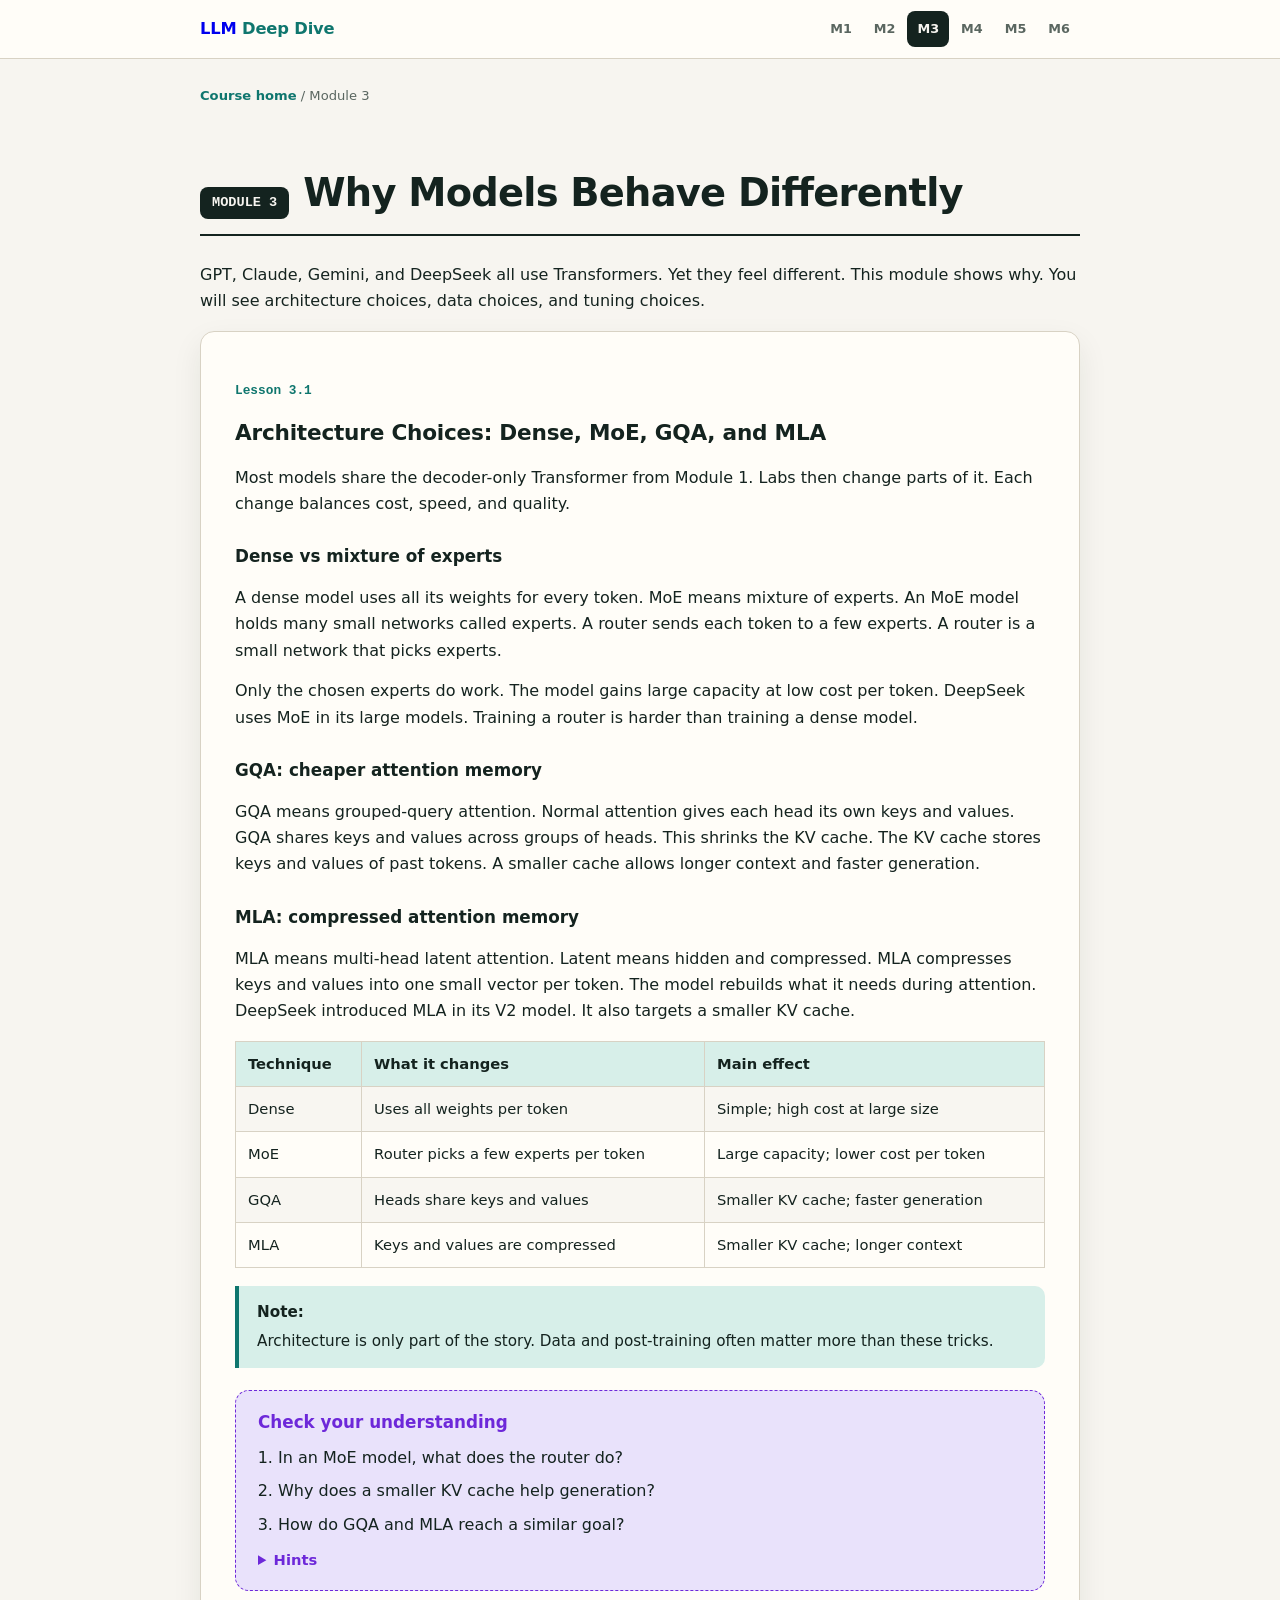
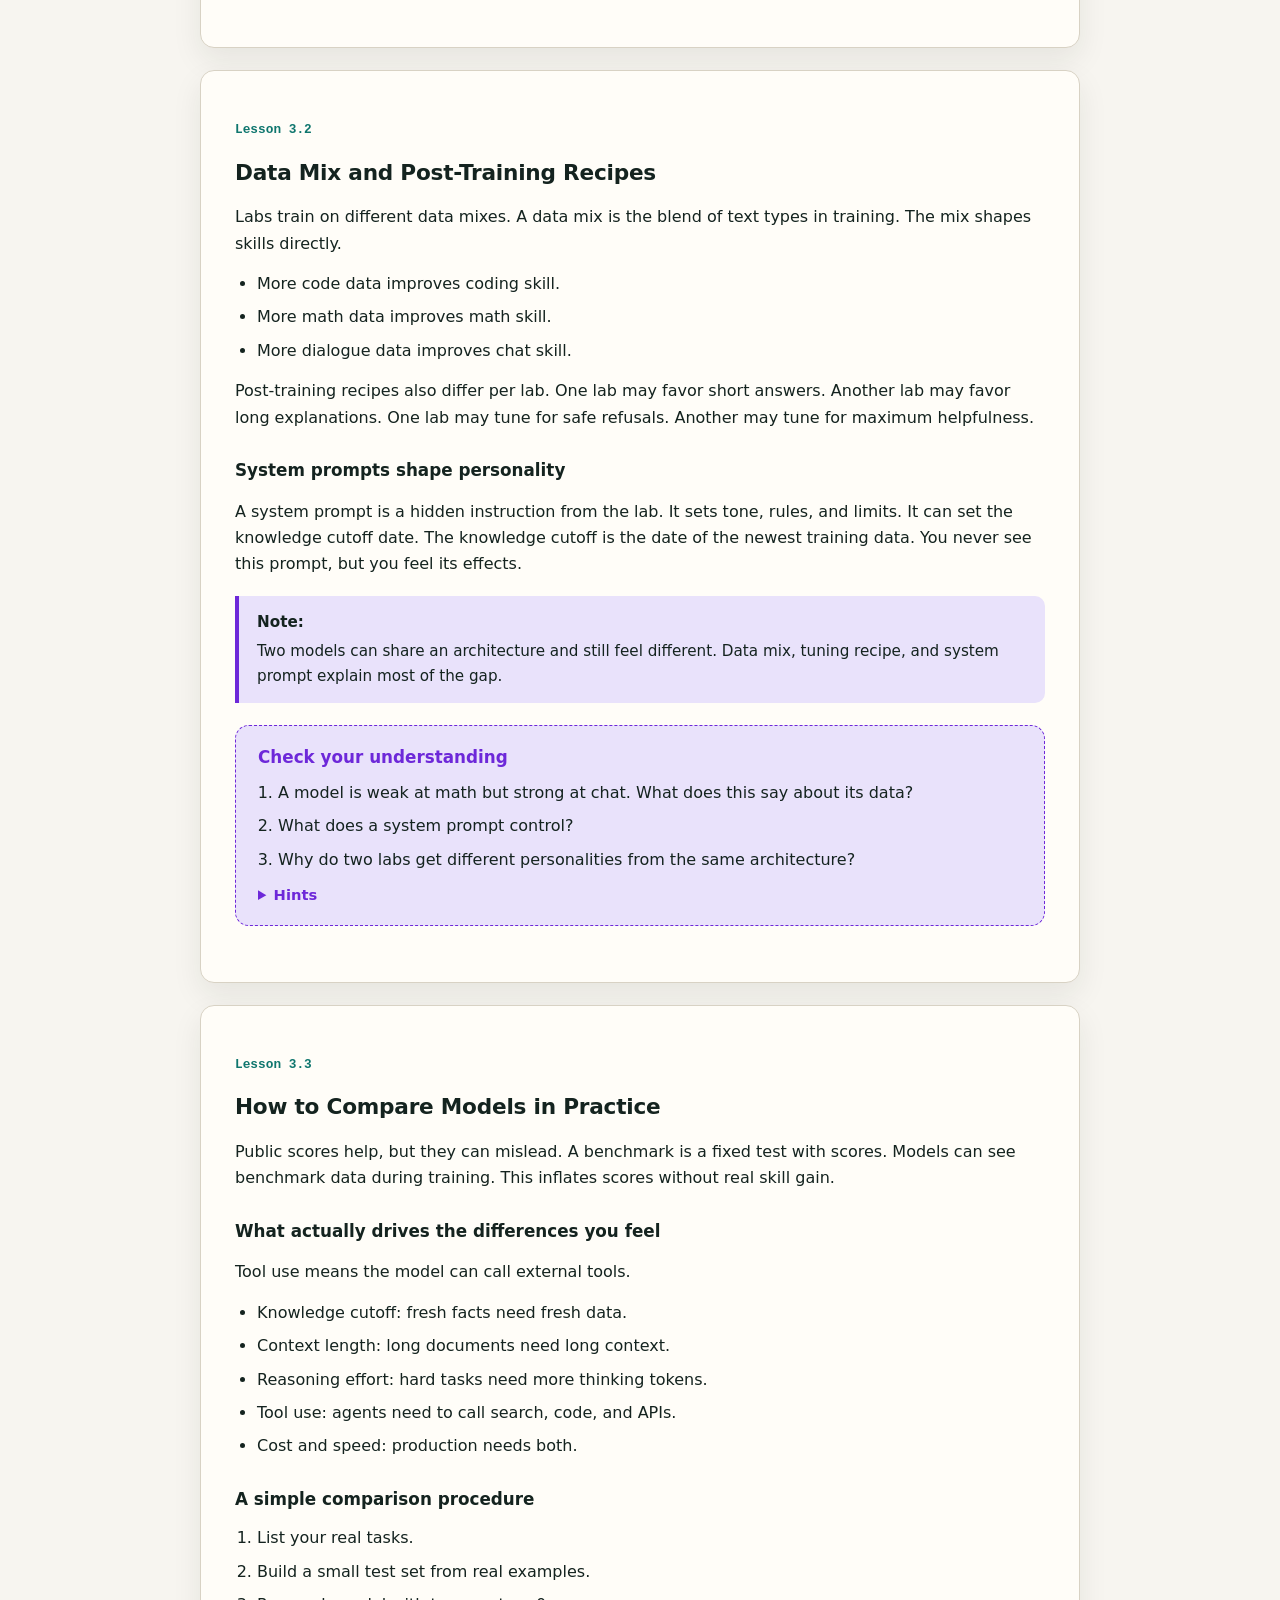
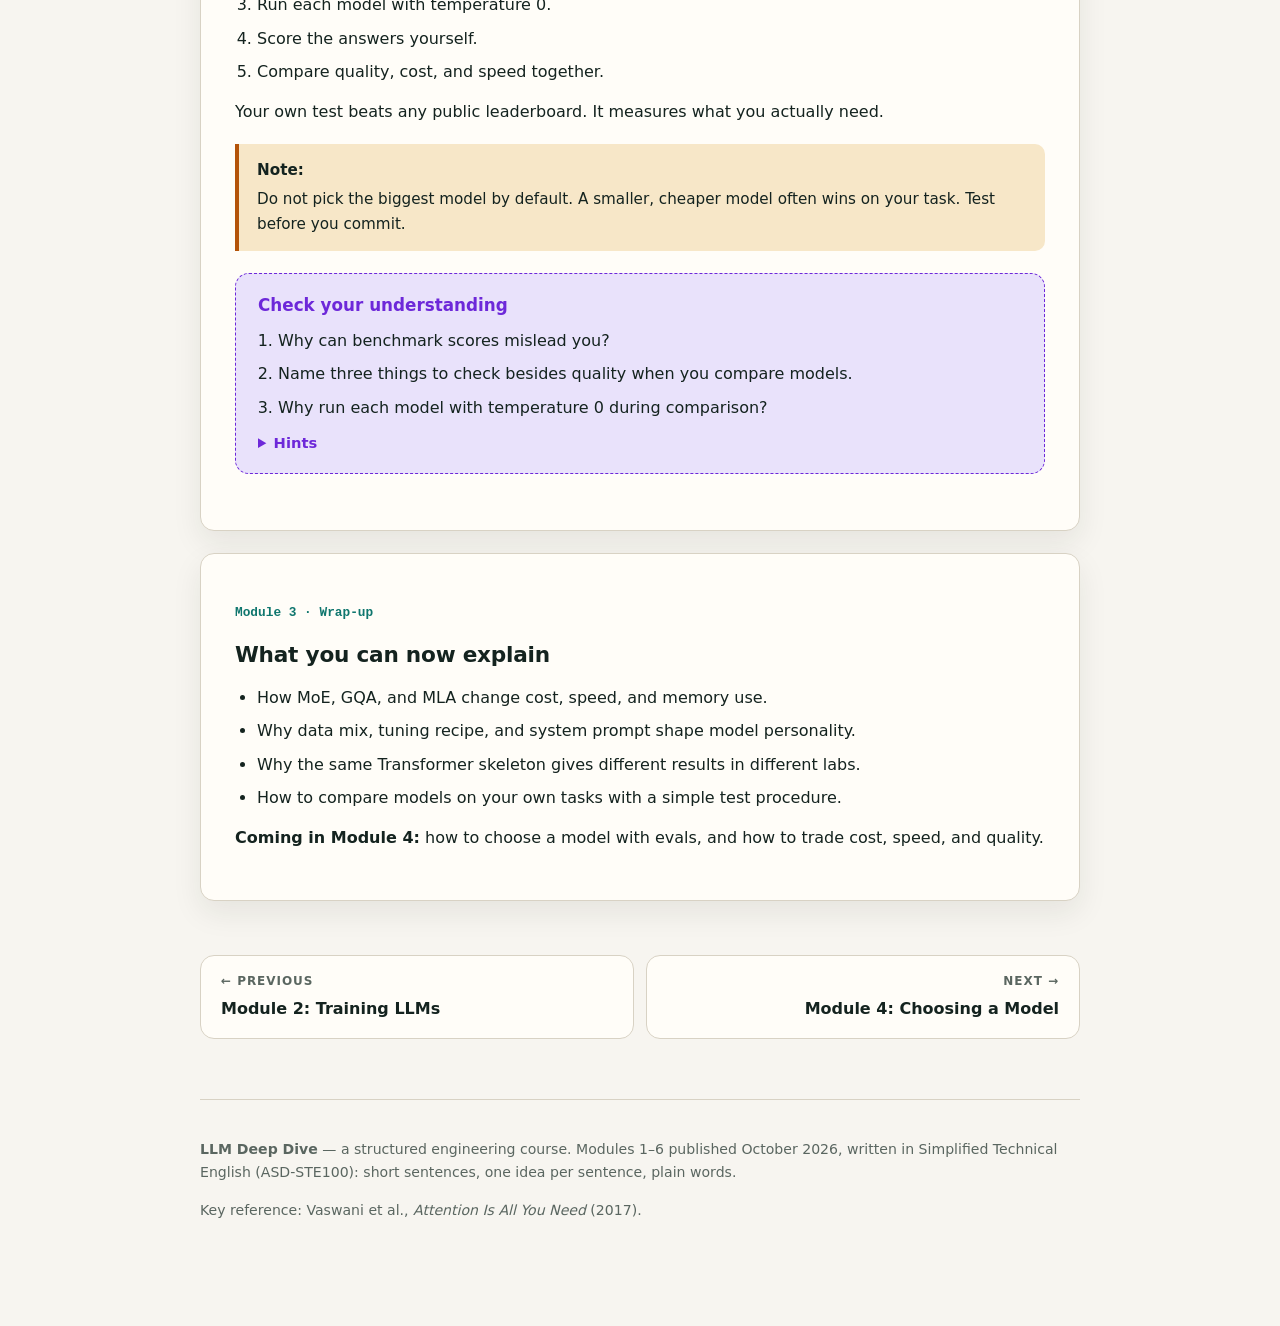
<file: module3.html>
<!doctype html>
<html lang="en">
<head>
<meta charset="utf-8" />
<meta name="viewport" content="width=device-width, initial-scale=1" />
<meta name="color-scheme" content="light dark" />
<title>Module 3: Why Models Behave Differently — LLM Deep Dive</title>
<meta name="description" content="Why GPT, Claude, Gemini, DeepSeek and open models differ: architecture, data mix, and post-training." />
<link rel="stylesheet" href="styles.css" />
</head>
<body>
<div class="topnav"><div class="inner">
<a class="brand" href="index.html">LLM <span>Deep Dive</span></a>
<nav aria-label="Modules"><a href="module1.html">M1</a><a href="module2.html">M2</a><a href="module3.html" class="active">M3</a><a href="module4.html">M4</a><a href="module5.html">M5</a><a href="module6.html">M6</a></nav>
</div></div>

<div class="page">
<p class="crumb"><a href="index.html">Course home</a> / Module 3</p>
<section class="mod" id="module-3">
  <div class="mod-head"><span class="mod-num">MODULE 3</span><h2>Why Models Behave Differently</h2></div>
  <p>GPT, Claude, Gemini, and DeepSeek all use Transformers. Yet they feel different. This module shows why. You will see architecture choices, data choices, and tuning choices.</p>

  <article class="lesson" id="l31">
    <p class="lno">Lesson 3.1</p>
    <h3>Architecture Choices: Dense, MoE, GQA, and MLA</h3>
    <p>Most models share the decoder-only Transformer from Module 1. Labs then change parts of it. Each change balances cost, speed, and quality.</p>
    <h4>Dense vs mixture of experts</h4>
    <p>A dense model uses all its weights for every token. MoE means mixture of experts. An MoE model holds many small networks called experts. A router sends each token to a few experts. A router is a small network that picks experts.</p>
    <p>Only the chosen experts do work. The model gains large capacity at low cost per token. DeepSeek uses MoE in its large models. Training a router is harder than training a dense model.</p>
    <h4>GQA: cheaper attention memory</h4>
    <p>GQA means grouped-query attention. Normal attention gives each head its own keys and values. GQA shares keys and values across groups of heads. This shrinks the KV cache. The KV cache stores keys and values of past tokens. A smaller cache allows longer context and faster generation.</p>
    <h4>MLA: compressed attention memory</h4>
    <p>MLA means multi-head latent attention. Latent means hidden and compressed. MLA compresses keys and values into one small vector per token. The model rebuilds what it needs during attention. DeepSeek introduced MLA in its V2 model. It also targets a smaller KV cache.</p>
    <table>
      <tr><th>Technique</th><th>What it changes</th><th>Main effect</th></tr>
      <tr><td>Dense</td><td>Uses all weights per token</td><td>Simple; high cost at large size</td></tr>
      <tr><td>MoE</td><td>Router picks a few experts per token</td><td>Large capacity; lower cost per token</td></tr>
      <tr><td>GQA</td><td>Heads share keys and values</td><td>Smaller KV cache; faster generation</td></tr>
      <tr><td>MLA</td><td>Keys and values are compressed</td><td>Smaller KV cache; longer context</td></tr>
    </table>
    <div class="callout"><strong>Note:</strong> Architecture is only part of the story. Data and post-training often matter more than these tricks.</div>
    <div class="quiz"><h4>Check your understanding</h4>
      <ol>
        <li>In an MoE model, what does the router do?</li>
        <li>Why does a smaller KV cache help generation?</li>
        <li>How do GQA and MLA reach a similar goal?</li>
      </ol>
      <details><summary>Hints</summary>1. It picks a few experts for each token. 2. It saves memory and speeds up each step. 3. Both shrink the keys and values that the model stores.</details>
    </div>
  </article>

  <article class="lesson" id="l32">
    <p class="lno">Lesson 3.2</p>
    <h3>Data Mix and Post-Training Recipes</h3>
    <p>Labs train on different data mixes. A data mix is the blend of text types in training. The mix shapes skills directly.</p>
    <ul>
      <li>More code data improves coding skill.</li>
      <li>More math data improves math skill.</li>
      <li>More dialogue data improves chat skill.</li>
    </ul>
    <p>Post-training recipes also differ per lab. One lab may favor short answers. Another lab may favor long explanations. One lab may tune for safe refusals. Another may tune for maximum helpfulness.</p>
    <h4>System prompts shape personality</h4>
    <p>A system prompt is a hidden instruction from the lab. It sets tone, rules, and limits. It can set the knowledge cutoff date. The knowledge cutoff is the date of the newest training data. You never see this prompt, but you feel its effects.</p>
    <div class="callout violet"><strong>Note:</strong> Two models can share an architecture and still feel different. Data mix, tuning recipe, and system prompt explain most of the gap.</div>
    <div class="quiz"><h4>Check your understanding</h4>
      <ol>
        <li>A model is weak at math but strong at chat. What does this say about its data?</li>
        <li>What does a system prompt control?</li>
        <li>Why do two labs get different personalities from the same architecture?</li>
      </ol>
      <details><summary>Hints</summary>1. Little math data and much dialogue data. 2. Tone, rules, limits, and the knowledge cutoff date. 3. Different data mixes, tuning recipes, and system prompts.</details>
    </div>
  </article>

  <article class="lesson" id="l33">
    <p class="lno">Lesson 3.3</p>
    <h3>How to Compare Models in Practice</h3>
    <p>Public scores help, but they can mislead. A benchmark is a fixed test with scores. Models can see benchmark data during training. This inflates scores without real skill gain.</p>
    <h4>What actually drives the differences you feel</h4>
    <p>Tool use means the model can call external tools.</p>
    <ul>
      <li>Knowledge cutoff: fresh facts need fresh data.</li>
      <li>Context length: long documents need long context.</li>
      <li>Reasoning effort: hard tasks need more thinking tokens.</li>
      <li>Tool use: agents need to call search, code, and APIs.</li>
      <li>Cost and speed: production needs both.</li>
    </ul>
    <h4>A simple comparison procedure</h4>
    <ol>
      <li>List your real tasks.</li>
      <li>Build a small test set from real examples.</li>
      <li>Run each model with temperature 0.</li>
      <li>Score the answers yourself.</li>
      <li>Compare quality, cost, and speed together.</li>
    </ol>
    <p>Your own test beats any public leaderboard. It measures what you actually need.</p>
    <div class="callout amber"><strong>Note:</strong> Do not pick the biggest model by default. A smaller, cheaper model often wins on your task. Test before you commit.</div>
    <div class="quiz"><h4>Check your understanding</h4>
      <ol>
        <li>Why can benchmark scores mislead you?</li>
        <li>Name three things to check besides quality when you compare models.</li>
        <li>Why run each model with temperature 0 during comparison?</li>
      </ol>
      <details><summary>Hints</summary>1. Models may train on the test data. 2. Cost, speed, and context length, for example. 3. It removes random noise from sampling.</details>
    </div>
  </article>

  <article class="lesson" id="l3wrap">
    <p class="lno">Module 3 · Wrap-up</p>
    <h3>What you can now explain</h3>
    <ul>
      <li>How MoE, GQA, and MLA change cost, speed, and memory use.</li>
      <li>Why data mix, tuning recipe, and system prompt shape model personality.</li>
      <li>Why the same Transformer skeleton gives different results in different labs.</li>
      <li>How to compare models on your own tasks with a simple test procedure.</li>
    </ul>
    <p><strong>Coming in Module 4:</strong> how to choose a model with evals, and how to trade cost, speed, and quality.</p>
  </article>
</section>
<div class="pager">
<a href="module2.html"><span class="dir">&larr; Previous</span><span class="ttl">Module 2: Training LLMs</span></a>
<a class="next" href="module4.html"><span class="dir">Next &rarr;</span><span class="ttl">Module 4: Choosing a Model</span></a>
</div>

<footer>
  <p><strong>LLM Deep Dive</strong> — a structured engineering course. Modules 1–6 published October 2026, written in Simplified Technical English (ASD-STE100): short sentences, one idea per sentence, plain words.</p>
  <p>Key reference: Vaswani et al., <em>Attention Is All You Need</em> (2017).</p>
</footer>
</div>
</body>
</html>
</file>
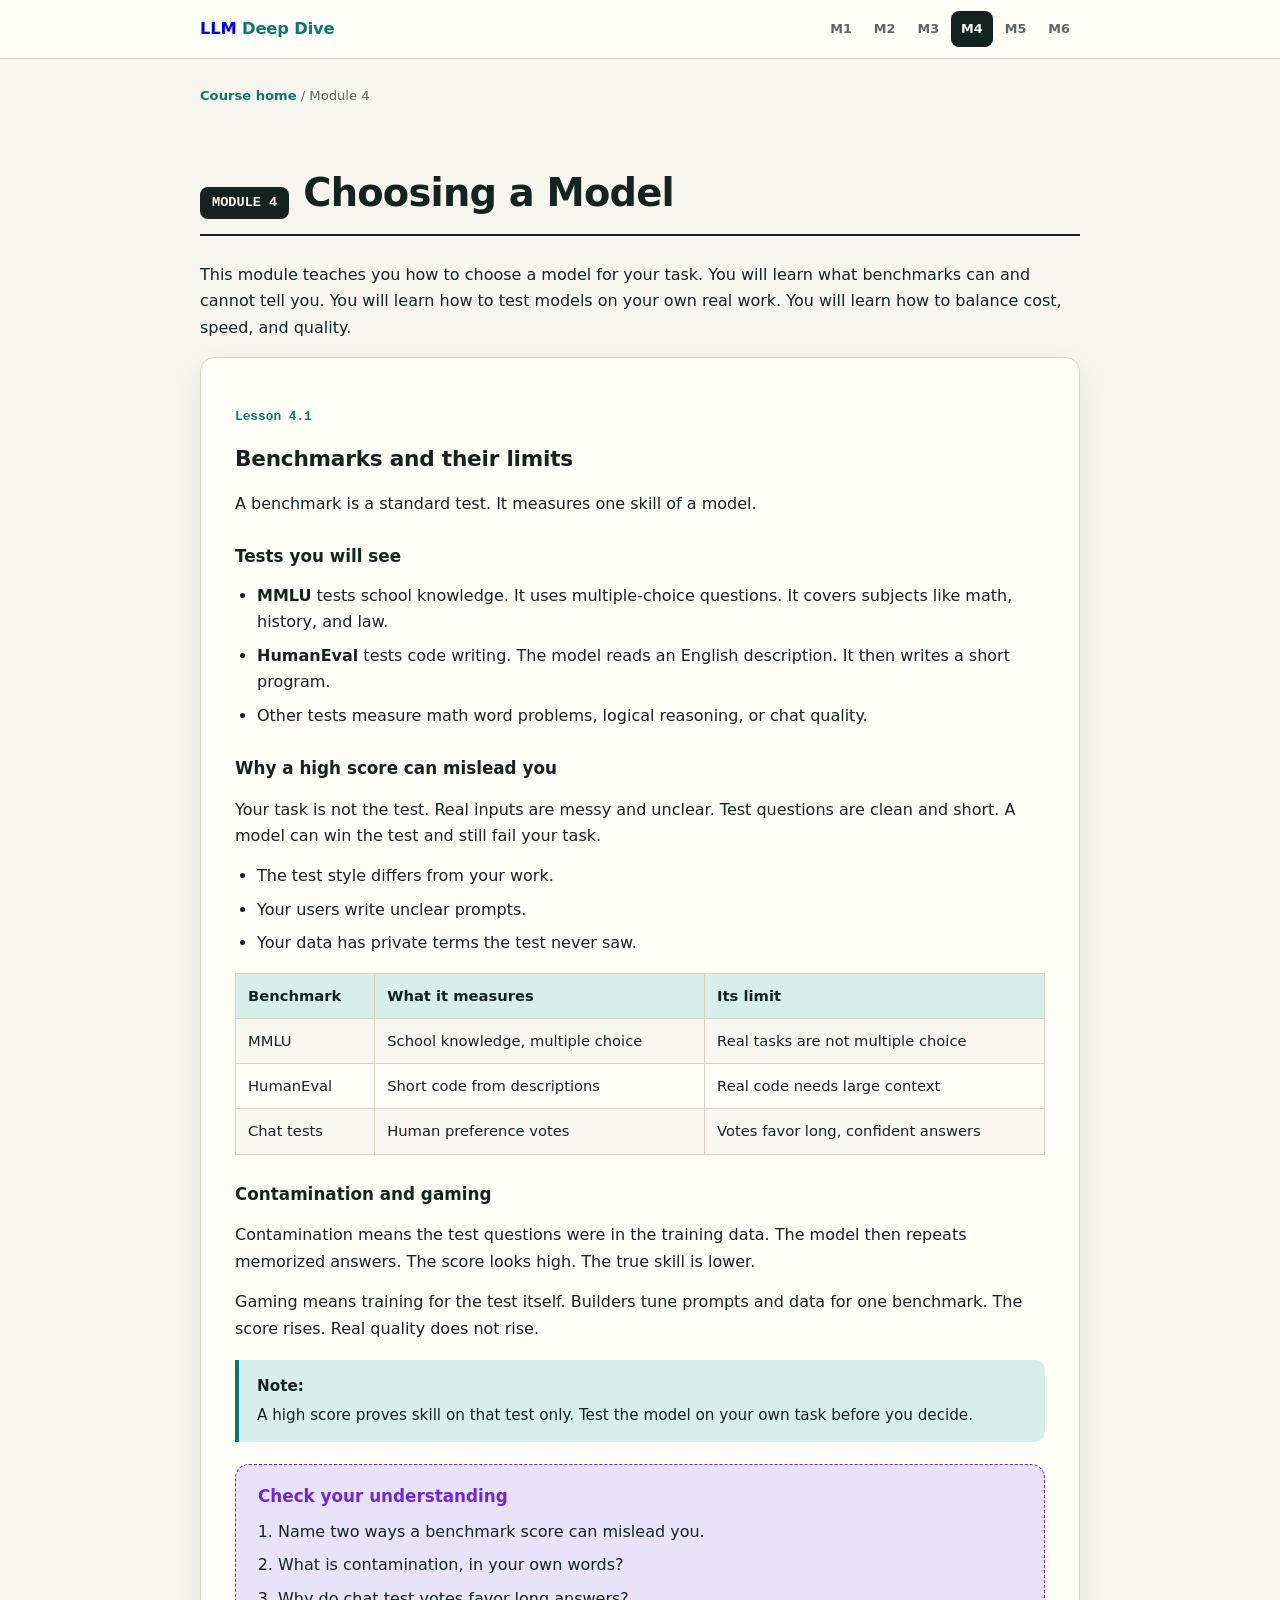
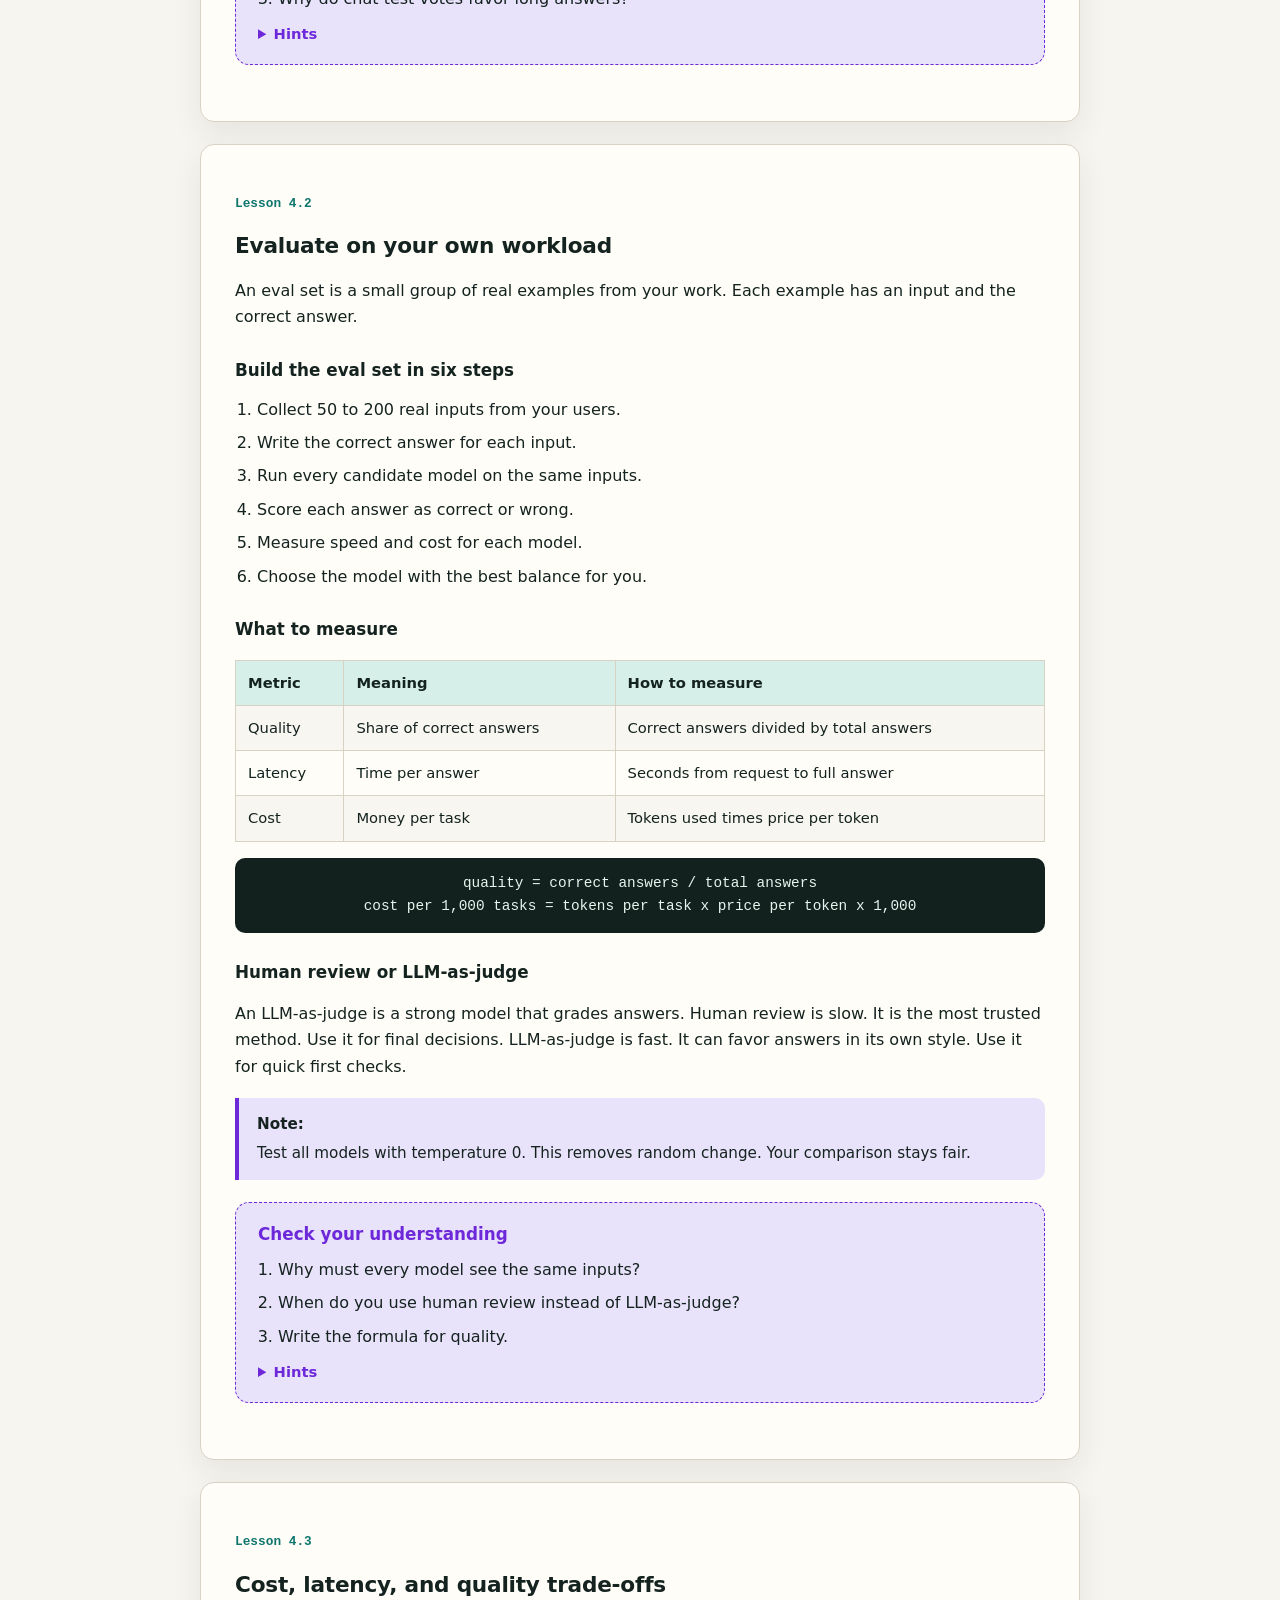
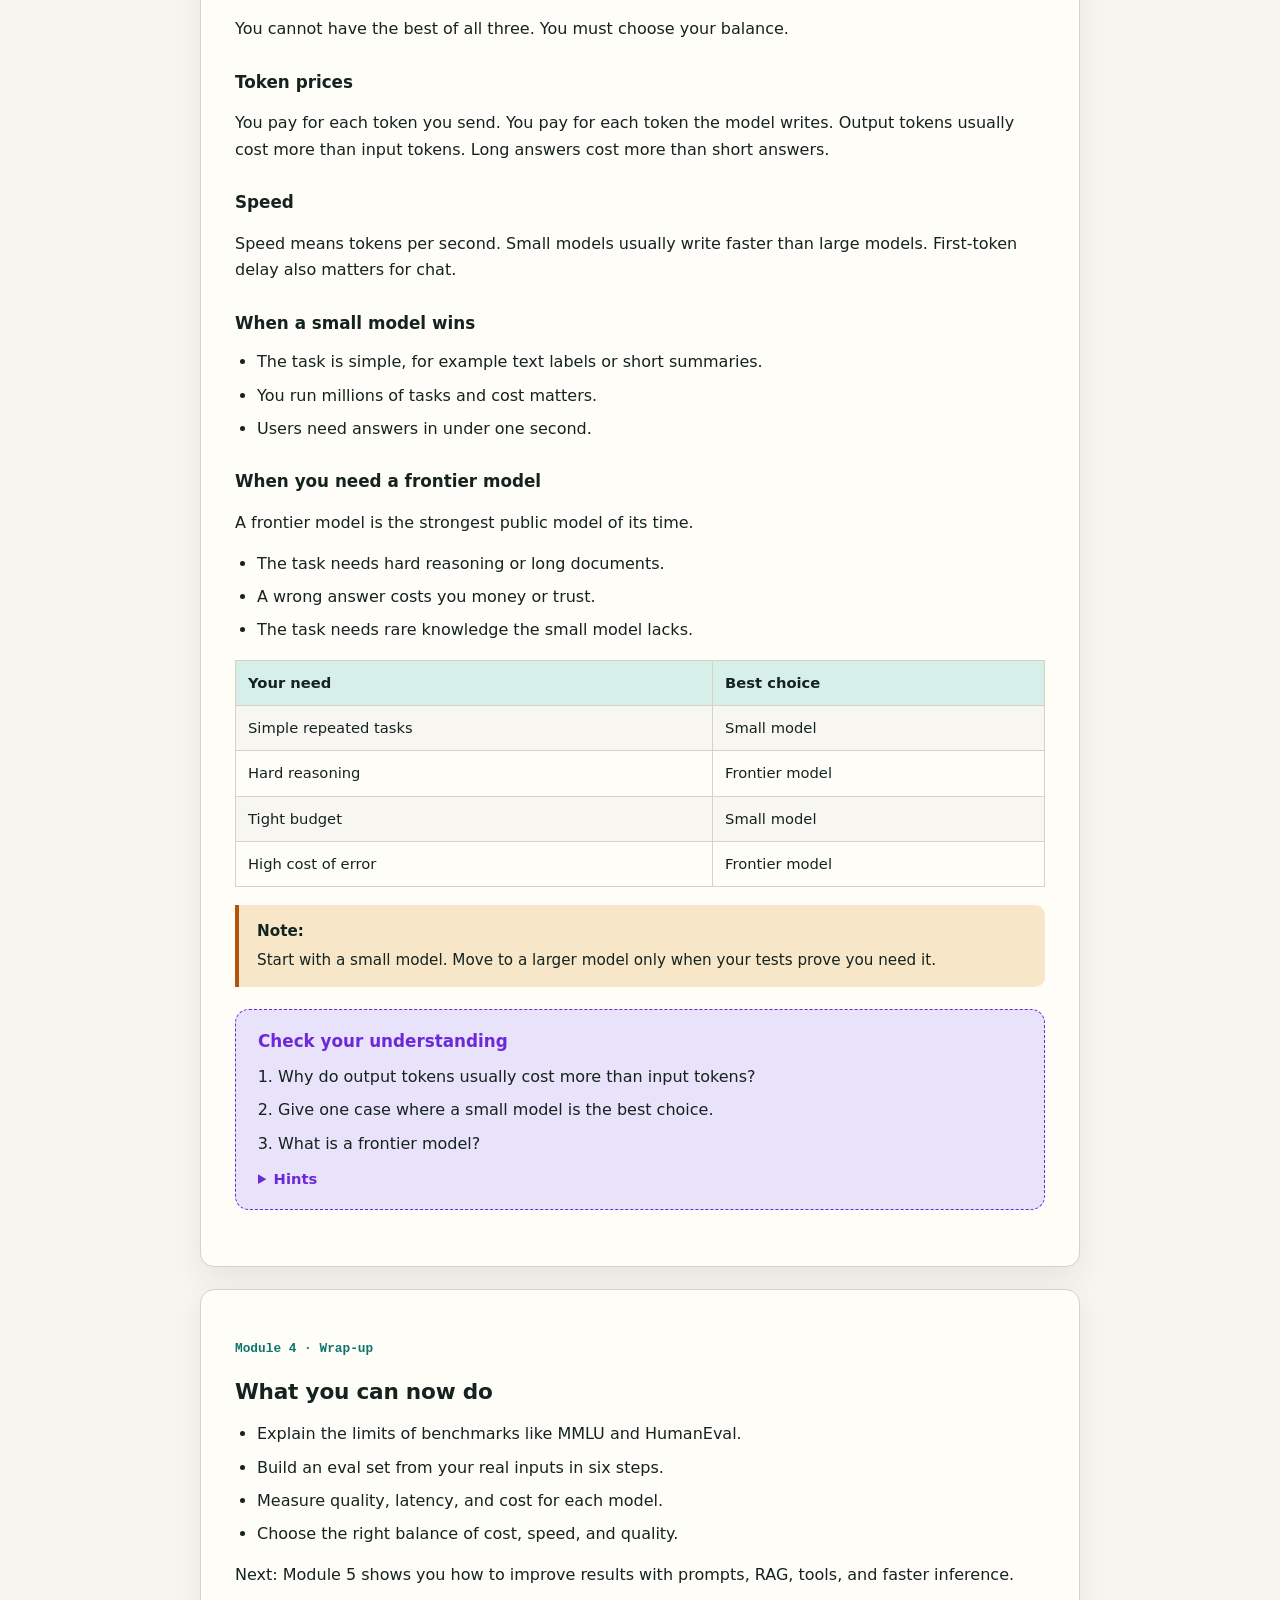
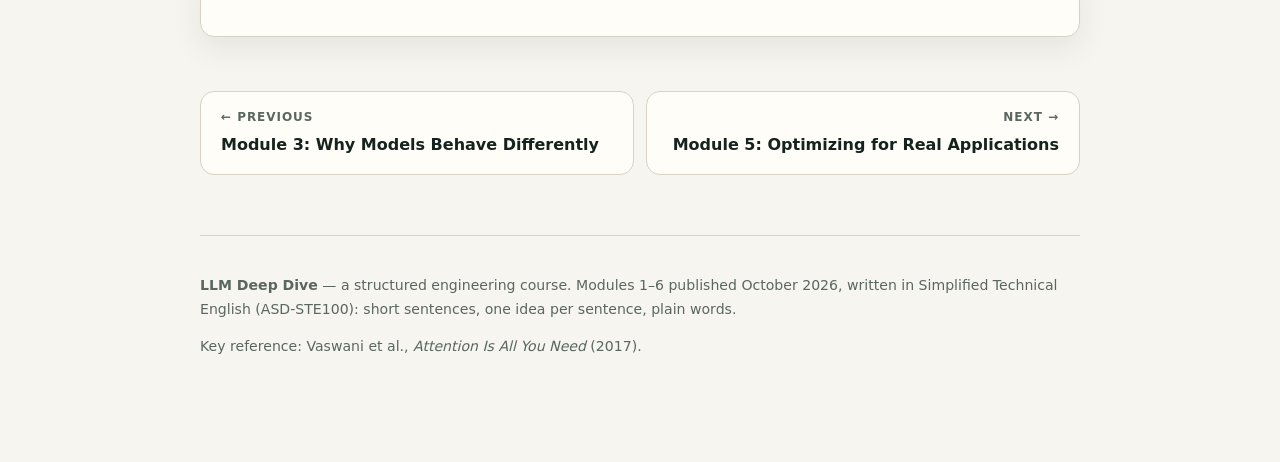
<file: module4.html>
<!doctype html>
<html lang="en">
<head>
<meta charset="utf-8" />
<meta name="viewport" content="width=device-width, initial-scale=1" />
<meta name="color-scheme" content="light dark" />
<title>Module 4: Choosing a Model — LLM Deep Dive</title>
<meta name="description" content="How to choose: benchmark limits, your own evals, and cost, latency, and quality trade-offs." />
<link rel="stylesheet" href="styles.css" />
</head>
<body>
<div class="topnav"><div class="inner">
<a class="brand" href="index.html">LLM <span>Deep Dive</span></a>
<nav aria-label="Modules"><a href="module1.html">M1</a><a href="module2.html">M2</a><a href="module3.html">M3</a><a href="module4.html" class="active">M4</a><a href="module5.html">M5</a><a href="module6.html">M6</a></nav>
</div></div>

<div class="page">
<p class="crumb"><a href="index.html">Course home</a> / Module 4</p>
<section class="mod" id="module-4">
<div class="mod-head"><span class="mod-num">MODULE 4</span><h2>Choosing a Model</h2></div>
<p>This module teaches you how to choose a model for your task. You will learn what benchmarks can and cannot tell you. You will learn how to test models on your own real work. You will learn how to balance cost, speed, and quality.</p>

<article class="lesson" id="l41">
<p class="lno">Lesson 4.1</p><h3>Benchmarks and their limits</h3>
<p>A benchmark is a standard test. It measures one skill of a model.</p>
<h4>Tests you will see</h4>
<ul>
<li><strong>MMLU</strong> tests school knowledge. It uses multiple-choice questions. It covers subjects like math, history, and law.</li>
<li><strong>HumanEval</strong> tests code writing. The model reads an English description. It then writes a short program.</li>
<li>Other tests measure math word problems, logical reasoning, or chat quality.</li>
</ul>
<h4>Why a high score can mislead you</h4>
<p>Your task is not the test. Real inputs are messy and unclear. Test questions are clean and short. A model can win the test and still fail your task.</p>
<ul>
<li>The test style differs from your work.</li>
<li>Your users write unclear prompts.</li>
<li>Your data has private terms the test never saw.</li>
</ul>
<table>
<tr><th>Benchmark</th><th>What it measures</th><th>Its limit</th></tr>
<tr><td>MMLU</td><td>School knowledge, multiple choice</td><td>Real tasks are not multiple choice</td></tr>
<tr><td>HumanEval</td><td>Short code from descriptions</td><td>Real code needs large context</td></tr>
<tr><td>Chat tests</td><td>Human preference votes</td><td>Votes favor long, confident answers</td></tr>
</table>
<h4>Contamination and gaming</h4>
<p>Contamination means the test questions were in the training data. The model then repeats memorized answers. The score looks high. The true skill is lower.</p>
<p>Gaming means training for the test itself. Builders tune prompts and data for one benchmark. The score rises. Real quality does not rise.</p>
<div class="callout"><strong>Note:</strong> A high score proves skill on that test only. Test the model on your own task before you decide.</div>
<div class="quiz"><h4>Check your understanding</h4>
<ol>
<li>Name two ways a benchmark score can mislead you.</li>
<li>What is contamination, in your own words?</li>
<li>Why do chat test votes favor long answers?</li>
</ol>
<details><summary>Hints</summary>1. Test style differs from real work; contamination and gaming raise scores without real gains. 2. Test questions were in the training data, so the model remembers them. 3. Voters often reward confident, detailed style over correct, short answers.</details>
</div>
</article>

<article class="lesson" id="l42">
<p class="lno">Lesson 4.2</p><h3>Evaluate on your own workload</h3>
<p>An eval set is a small group of real examples from your work. Each example has an input and the correct answer.</p>
<h4>Build the eval set in six steps</h4>
<ol>
<li>Collect 50 to 200 real inputs from your users.</li>
<li>Write the correct answer for each input.</li>
<li>Run every candidate model on the same inputs.</li>
<li>Score each answer as correct or wrong.</li>
<li>Measure speed and cost for each model.</li>
<li>Choose the model with the best balance for you.</li>
</ol>
<h4>What to measure</h4>
<table>
<tr><th>Metric</th><th>Meaning</th><th>How to measure</th></tr>
<tr><td>Quality</td><td>Share of correct answers</td><td>Correct answers divided by total answers</td></tr>
<tr><td>Latency</td><td>Time per answer</td><td>Seconds from request to full answer</td></tr>
<tr><td>Cost</td><td>Money per task</td><td>Tokens used times price per token</td></tr>
</table>
<div class="math">quality = correct answers / total answers<br/>cost per 1,000 tasks = tokens per task x price per token x 1,000</div>
<h4>Human review or LLM-as-judge</h4>
<p>An LLM-as-judge is a strong model that grades answers. Human review is slow. It is the most trusted method. Use it for final decisions. LLM-as-judge is fast. It can favor answers in its own style. Use it for quick first checks.</p>
<div class="callout violet"><strong>Note:</strong> Test all models with temperature 0. This removes random change. Your comparison stays fair.</div>
<div class="quiz"><h4>Check your understanding</h4>
<ol>
<li>Why must every model see the same inputs?</li>
<li>When do you use human review instead of LLM-as-judge?</li>
<li>Write the formula for quality.</li>
</ol>
<details><summary>Hints</summary>1. Same inputs make the test fair; different inputs would change the result. 2. For final decisions, where trust matters most. 3. Correct answers divided by total answers.</details>
</div>
</article>

<article class="lesson" id="l43">
<p class="lno">Lesson 4.3</p><h3>Cost, latency, and quality trade-offs</h3>
<p>You cannot have the best of all three. You must choose your balance.</p>
<h4>Token prices</h4>
<p>You pay for each token you send. You pay for each token the model writes. Output tokens usually cost more than input tokens. Long answers cost more than short answers.</p>
<h4>Speed</h4>
<p>Speed means tokens per second. Small models usually write faster than large models. First-token delay also matters for chat.</p>
<h4>When a small model wins</h4>
<ul>
<li>The task is simple, for example text labels or short summaries.</li>
<li>You run millions of tasks and cost matters.</li>
<li>Users need answers in under one second.</li>
</ul>
<h4>When you need a frontier model</h4>
<p>A frontier model is the strongest public model of its time.</p>
<ul>
<li>The task needs hard reasoning or long documents.</li>
<li>A wrong answer costs you money or trust.</li>
<li>The task needs rare knowledge the small model lacks.</li>
</ul>
<table>
<tr><th>Your need</th><th>Best choice</th></tr>
<tr><td>Simple repeated tasks</td><td>Small model</td></tr>
<tr><td>Hard reasoning</td><td>Frontier model</td></tr>
<tr><td>Tight budget</td><td>Small model</td></tr>
<tr><td>High cost of error</td><td>Frontier model</td></tr>
</table>
<div class="callout amber"><strong>Note:</strong> Start with a small model. Move to a larger model only when your tests prove you need it.</div>
<div class="quiz"><h4>Check your understanding</h4>
<ol>
<li>Why do output tokens usually cost more than input tokens?</li>
<li>Give one case where a small model is the best choice.</li>
<li>What is a frontier model?</li>
</ol>
<details><summary>Hints</summary>1. Providers usually price output tokens higher because writing takes more compute. 2. For example, simple classification at high volume. 3. The strongest public model of its time.</details>
</div>
</article>

<article class="lesson" id="l4wrap">
<p class="lno">Module 4 · Wrap-up</p><h3>What you can now do</h3>
<ul>
<li>Explain the limits of benchmarks like MMLU and HumanEval.</li>
<li>Build an eval set from your real inputs in six steps.</li>
<li>Measure quality, latency, and cost for each model.</li>
<li>Choose the right balance of cost, speed, and quality.</li>
</ul>
<p>Next: Module 5 shows you how to improve results with prompts, RAG, tools, and faster inference.</p>
</article>
</section>
<div class="pager">
<a href="module3.html"><span class="dir">&larr; Previous</span><span class="ttl">Module 3: Why Models Behave Differently</span></a>
<a class="next" href="module5.html"><span class="dir">Next &rarr;</span><span class="ttl">Module 5: Optimizing for Real Applications</span></a>
</div>

<footer>
  <p><strong>LLM Deep Dive</strong> — a structured engineering course. Modules 1–6 published October 2026, written in Simplified Technical English (ASD-STE100): short sentences, one idea per sentence, plain words.</p>
  <p>Key reference: Vaswani et al., <em>Attention Is All You Need</em> (2017).</p>
</footer>
</div>
</body>
</html>
</file>
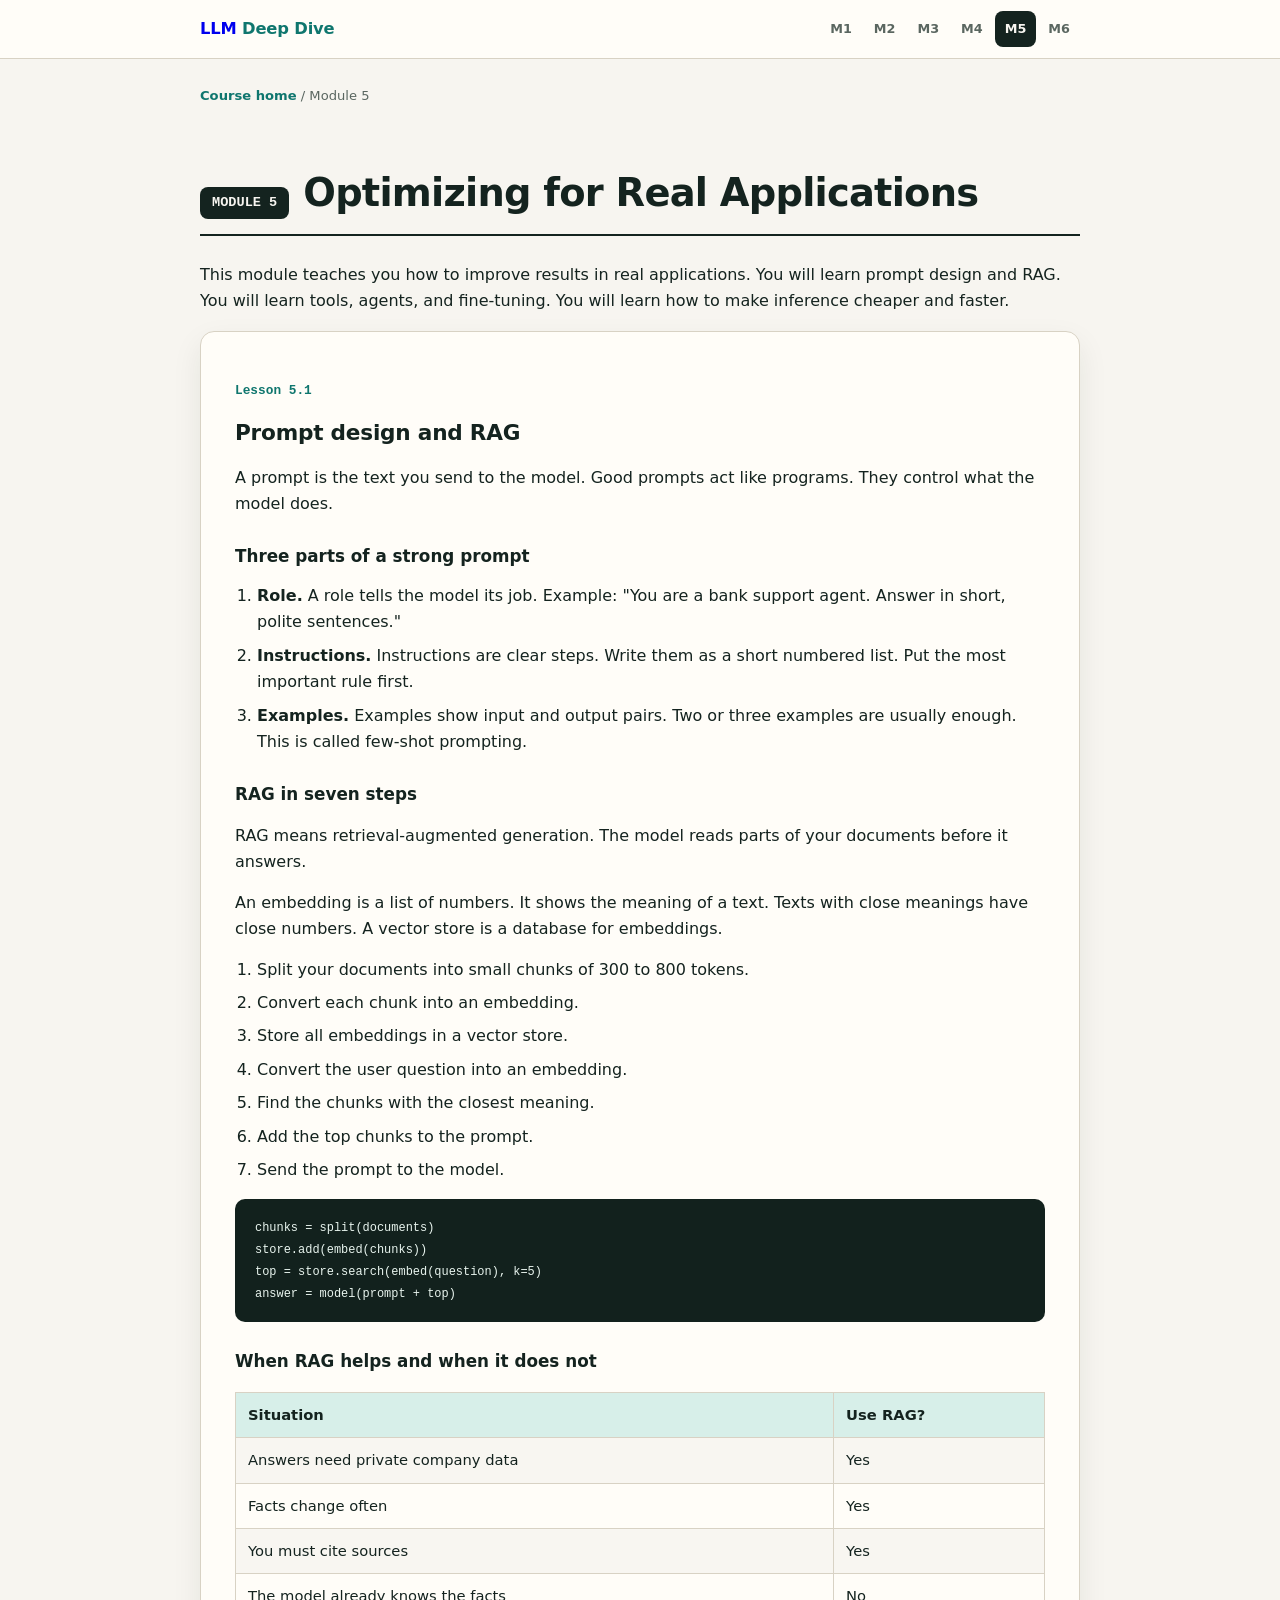
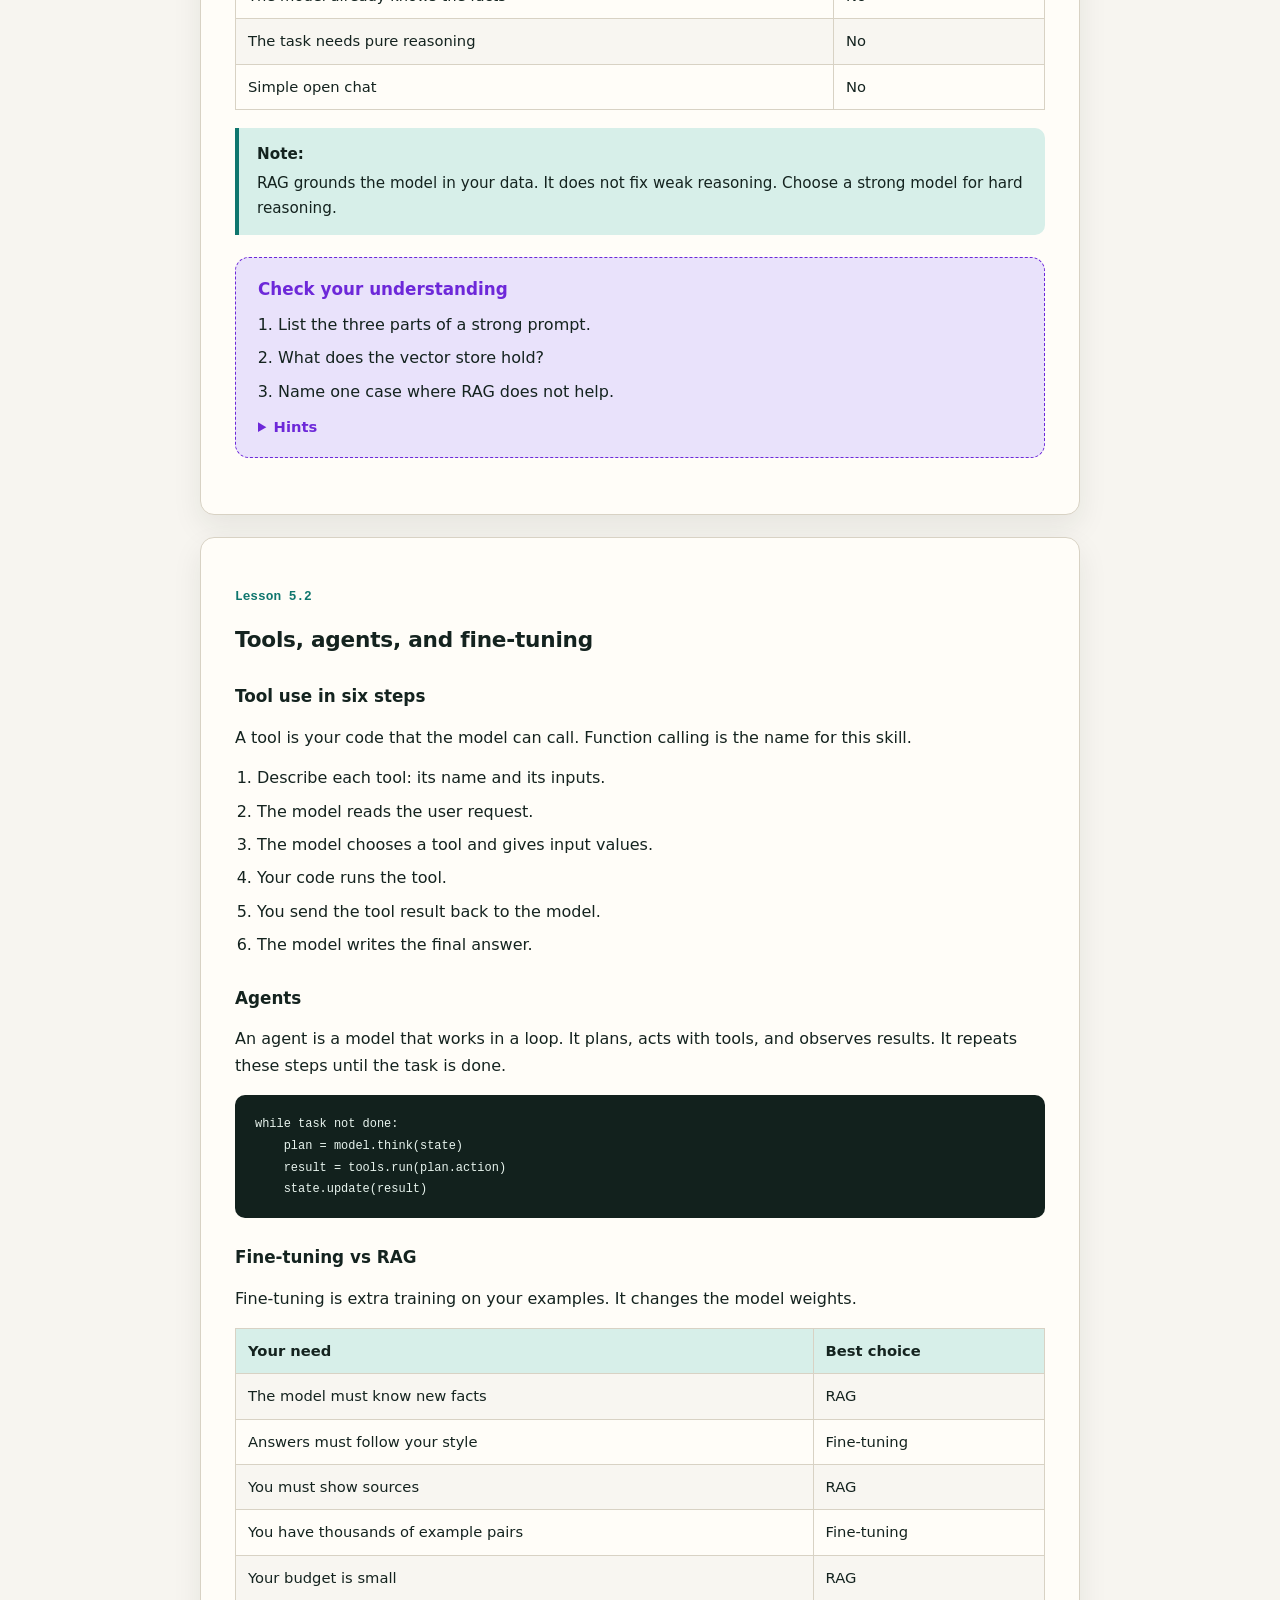
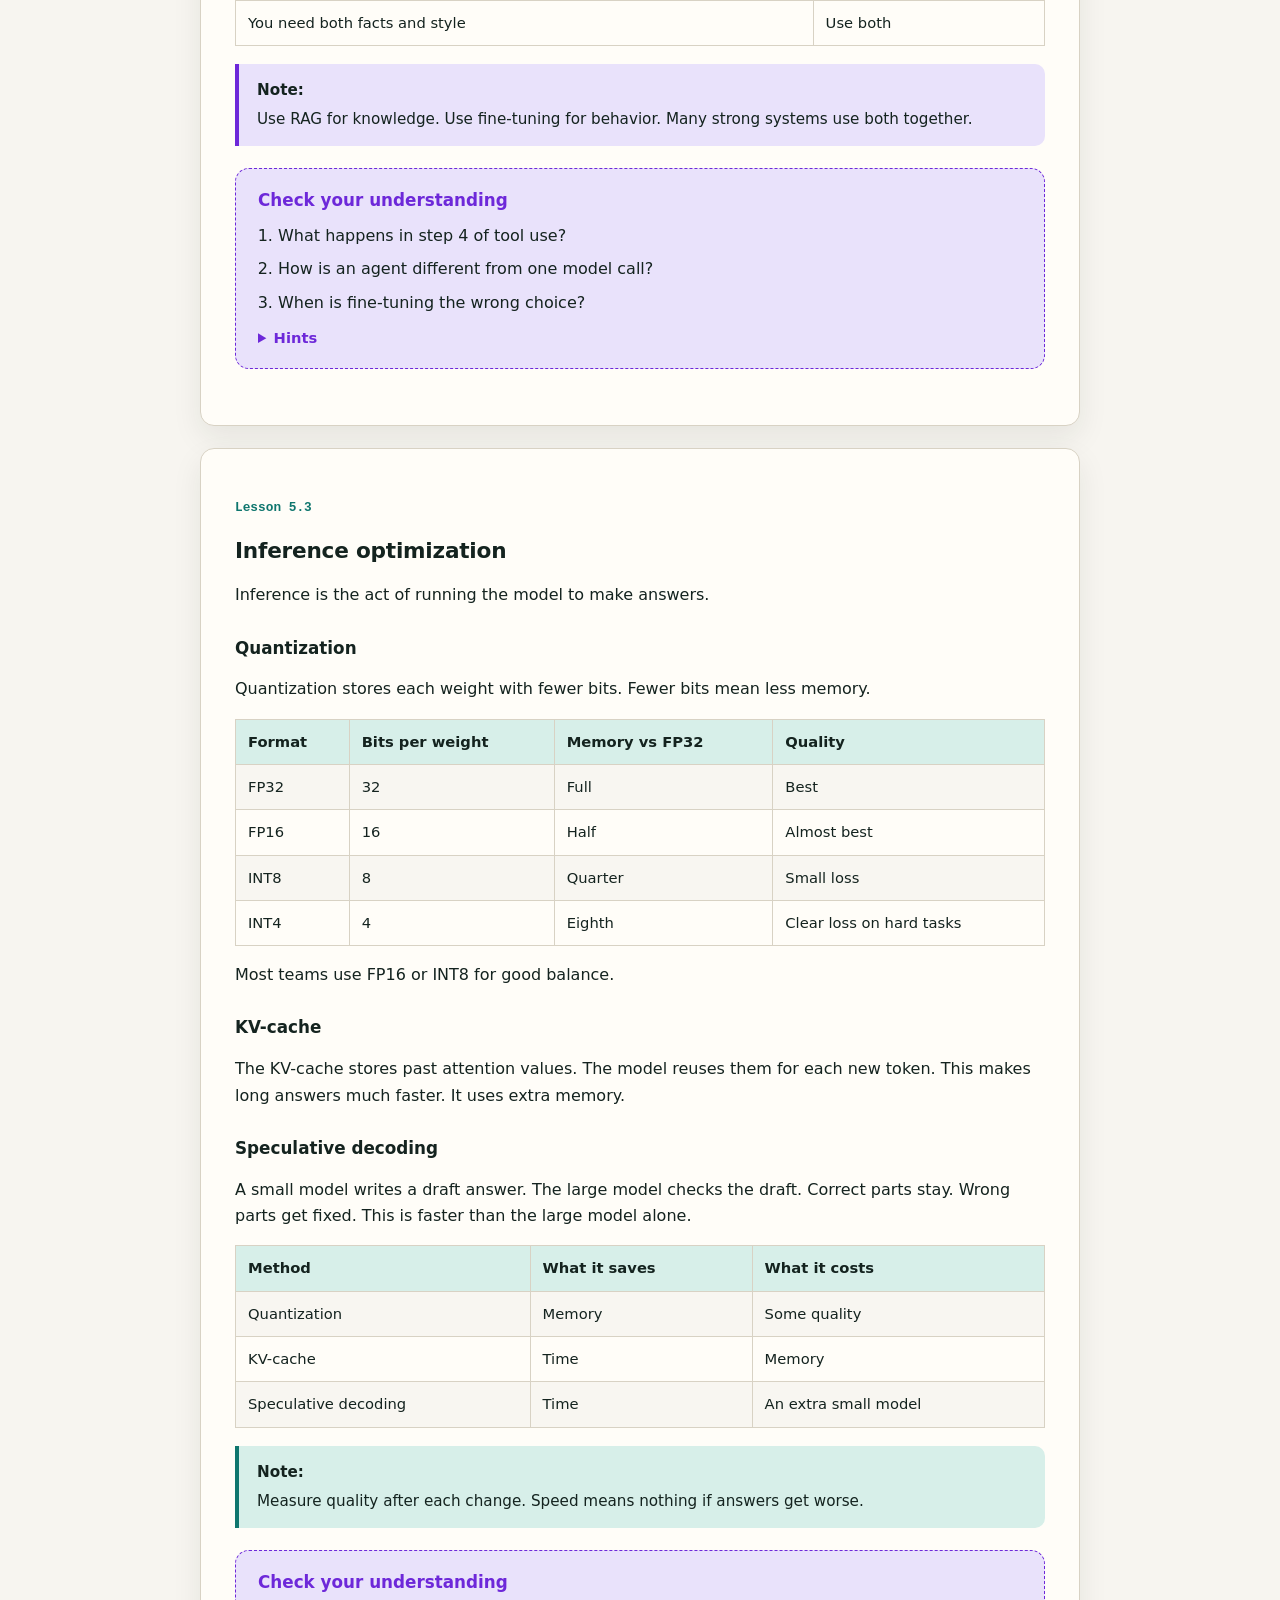
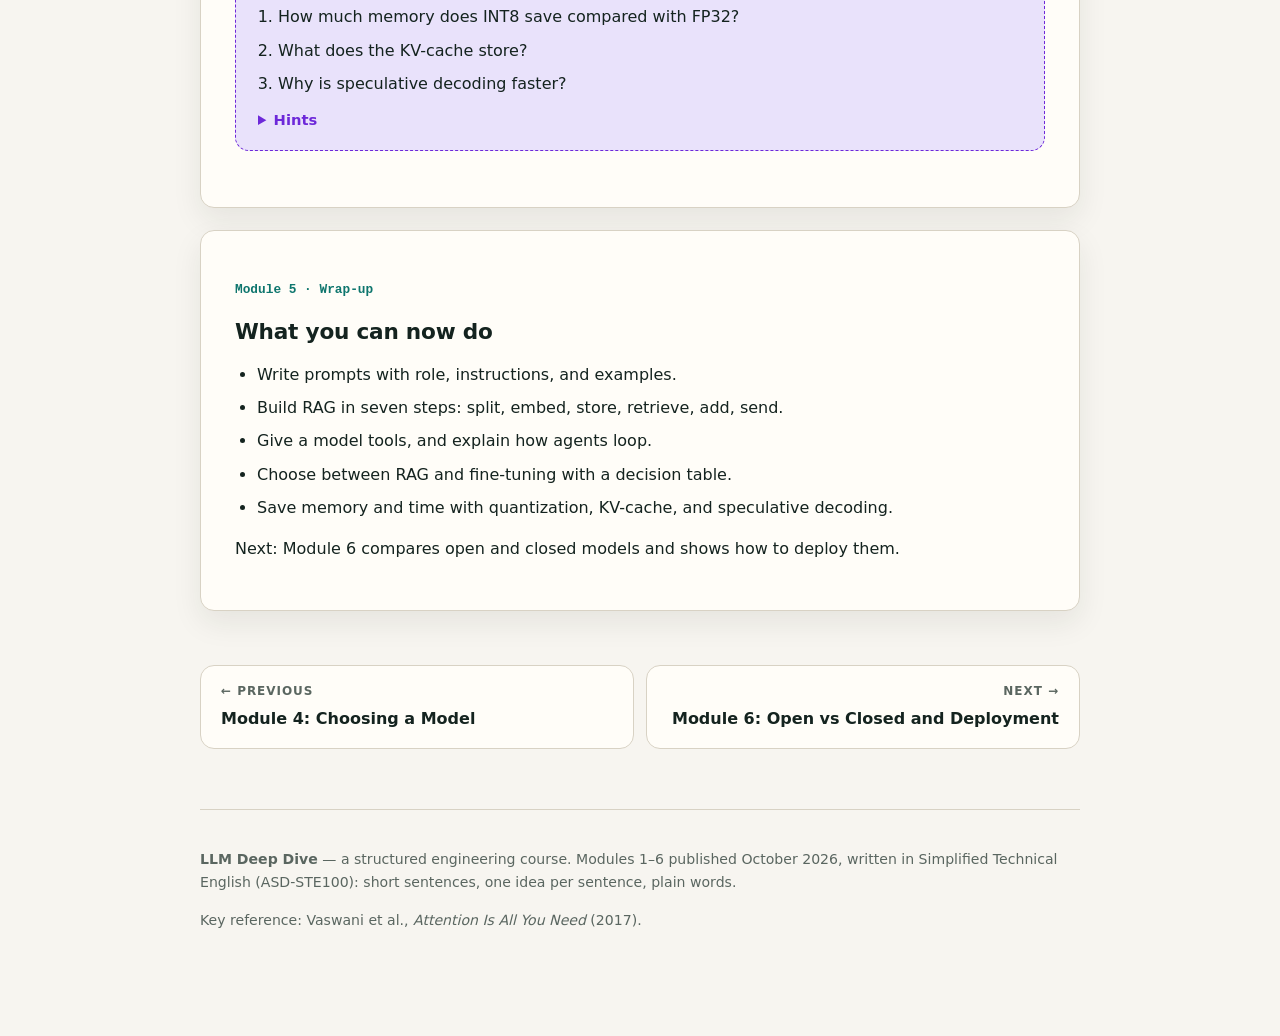
<file: module5.html>
<!doctype html>
<html lang="en">
<head>
<meta charset="utf-8" />
<meta name="viewport" content="width=device-width, initial-scale=1" />
<meta name="color-scheme" content="light dark" />
<title>Module 5: Optimizing for Real Applications — LLM Deep Dive</title>
<meta name="description" content="How to optimize: prompting, RAG, tools and agents, fine-tuning vs RAG, inference optimization." />
<link rel="stylesheet" href="styles.css" />
</head>
<body>
<div class="topnav"><div class="inner">
<a class="brand" href="index.html">LLM <span>Deep Dive</span></a>
<nav aria-label="Modules"><a href="module1.html">M1</a><a href="module2.html">M2</a><a href="module3.html">M3</a><a href="module4.html">M4</a><a href="module5.html" class="active">M5</a><a href="module6.html">M6</a></nav>
</div></div>

<div class="page">
<p class="crumb"><a href="index.html">Course home</a> / Module 5</p>
<section class="mod" id="module-5">
<div class="mod-head"><span class="mod-num">MODULE 5</span><h2>Optimizing for Real Applications</h2></div>
<p>This module teaches you how to improve results in real applications. You will learn prompt design and RAG. You will learn tools, agents, and fine-tuning. You will learn how to make inference cheaper and faster.</p>

<article class="lesson" id="l51">
<p class="lno">Lesson 5.1</p><h3>Prompt design and RAG</h3>
<p>A prompt is the text you send to the model. Good prompts act like programs. They control what the model does.</p>
<h4>Three parts of a strong prompt</h4>
<ol>
<li><strong>Role.</strong> A role tells the model its job. Example: "You are a bank support agent. Answer in short, polite sentences."</li>
<li><strong>Instructions.</strong> Instructions are clear steps. Write them as a short numbered list. Put the most important rule first.</li>
<li><strong>Examples.</strong> Examples show input and output pairs. Two or three examples are usually enough. This is called few-shot prompting.</li>
</ol>
<h4>RAG in seven steps</h4>
<p>RAG means retrieval-augmented generation. The model reads parts of your documents before it answers.</p>
<p>An embedding is a list of numbers. It shows the meaning of a text. Texts with close meanings have close numbers. A vector store is a database for embeddings.</p>
<ol>
<li>Split your documents into small chunks of 300 to 800 tokens.</li>
<li>Convert each chunk into an embedding.</li>
<li>Store all embeddings in a vector store.</li>
<li>Convert the user question into an embedding.</li>
<li>Find the chunks with the closest meaning.</li>
<li>Add the top chunks to the prompt.</li>
<li>Send the prompt to the model.</li>
</ol>
<pre><code>chunks = split(documents)
store.add(embed(chunks))
top = store.search(embed(question), k=5)
answer = model(prompt + top)</code></pre>
<h4>When RAG helps and when it does not</h4>
<table>
<tr><th>Situation</th><th>Use RAG?</th></tr>
<tr><td>Answers need private company data</td><td>Yes</td></tr>
<tr><td>Facts change often</td><td>Yes</td></tr>
<tr><td>You must cite sources</td><td>Yes</td></tr>
<tr><td>The model already knows the facts</td><td>No</td></tr>
<tr><td>The task needs pure reasoning</td><td>No</td></tr>
<tr><td>Simple open chat</td><td>No</td></tr>
</table>
<div class="callout"><strong>Note:</strong> RAG grounds the model in your data. It does not fix weak reasoning. Choose a strong model for hard reasoning.</div>
<div class="quiz"><h4>Check your understanding</h4>
<ol>
<li>List the three parts of a strong prompt.</li>
<li>What does the vector store hold?</li>
<li>Name one case where RAG does not help.</li>
</ol>
<details><summary>Hints</summary>1. Role, instructions, examples. 2. Embeddings of your document chunks. 3. For example, pure reasoning tasks or simple open chat.</details>
</div>
</article>

<article class="lesson" id="l52">
<p class="lno">Lesson 5.2</p><h3>Tools, agents, and fine-tuning</h3>
<h4>Tool use in six steps</h4>
<p>A tool is your code that the model can call. Function calling is the name for this skill.</p>
<ol>
<li>Describe each tool: its name and its inputs.</li>
<li>The model reads the user request.</li>
<li>The model chooses a tool and gives input values.</li>
<li>Your code runs the tool.</li>
<li>You send the tool result back to the model.</li>
<li>The model writes the final answer.</li>
</ol>
<h4>Agents</h4>
<p>An agent is a model that works in a loop. It plans, acts with tools, and observes results. It repeats these steps until the task is done.</p>
<pre><code>while task not done:
    plan = model.think(state)
    result = tools.run(plan.action)
    state.update(result)</code></pre>
<h4>Fine-tuning vs RAG</h4>
<p>Fine-tuning is extra training on your examples. It changes the model weights.</p>
<table>
<tr><th>Your need</th><th>Best choice</th></tr>
<tr><td>The model must know new facts</td><td>RAG</td></tr>
<tr><td>Answers must follow your style</td><td>Fine-tuning</td></tr>
<tr><td>You must show sources</td><td>RAG</td></tr>
<tr><td>You have thousands of example pairs</td><td>Fine-tuning</td></tr>
<tr><td>Your budget is small</td><td>RAG</td></tr>
<tr><td>You need both facts and style</td><td>Use both</td></tr>
</table>
<div class="callout violet"><strong>Note:</strong> Use RAG for knowledge. Use fine-tuning for behavior. Many strong systems use both together.</div>
<div class="quiz"><h4>Check your understanding</h4>
<ol>
<li>What happens in step 4 of tool use?</li>
<li>How is an agent different from one model call?</li>
<li>When is fine-tuning the wrong choice?</li>
</ol>
<details><summary>Hints</summary>1. Your code runs the tool the model chose. 2. An agent loops: plan, act, observe, repeat. 3. When you need new facts or sources — use RAG instead.</details>
</div>
</article>

<article class="lesson" id="l53">
<p class="lno">Lesson 5.3</p><h3>Inference optimization</h3>
<p>Inference is the act of running the model to make answers.</p>
<h4>Quantization</h4>
<p>Quantization stores each weight with fewer bits. Fewer bits mean less memory.</p>
<table>
<tr><th>Format</th><th>Bits per weight</th><th>Memory vs FP32</th><th>Quality</th></tr>
<tr><td>FP32</td><td>32</td><td>Full</td><td>Best</td></tr>
<tr><td>FP16</td><td>16</td><td>Half</td><td>Almost best</td></tr>
<tr><td>INT8</td><td>8</td><td>Quarter</td><td>Small loss</td></tr>
<tr><td>INT4</td><td>4</td><td>Eighth</td><td>Clear loss on hard tasks</td></tr>
</table>
<p>Most teams use FP16 or INT8 for good balance.</p>
<h4>KV-cache</h4>
<p>The KV-cache stores past attention values. The model reuses them for each new token. This makes long answers much faster. It uses extra memory.</p>
<h4>Speculative decoding</h4>
<p>A small model writes a draft answer. The large model checks the draft. Correct parts stay. Wrong parts get fixed. This is faster than the large model alone.</p>
<table>
<tr><th>Method</th><th>What it saves</th><th>What it costs</th></tr>
<tr><td>Quantization</td><td>Memory</td><td>Some quality</td></tr>
<tr><td>KV-cache</td><td>Time</td><td>Memory</td></tr>
<tr><td>Speculative decoding</td><td>Time</td><td>An extra small model</td></tr>
</table>
<div class="callout"><strong>Note:</strong> Measure quality after each change. Speed means nothing if answers get worse.</div>
<div class="quiz"><h4>Check your understanding</h4>
<ol>
<li>How much memory does INT8 save compared with FP32?</li>
<li>What does the KV-cache store?</li>
<li>Why is speculative decoding faster?</li>
</ol>
<details><summary>Hints</summary>1. About three quarters — INT8 uses one quarter of the memory. 2. Past attention values, reused for each new token. 3. The small model drafts fast; the large model only checks.</details>
</div>
</article>

<article class="lesson" id="l5wrap">
<p class="lno">Module 5 · Wrap-up</p><h3>What you can now do</h3>
<ul>
<li>Write prompts with role, instructions, and examples.</li>
<li>Build RAG in seven steps: split, embed, store, retrieve, add, send.</li>
<li>Give a model tools, and explain how agents loop.</li>
<li>Choose between RAG and fine-tuning with a decision table.</li>
<li>Save memory and time with quantization, KV-cache, and speculative decoding.</li>
</ul>
<p>Next: Module 6 compares open and closed models and shows how to deploy them.</p>
</article>
</section>
<div class="pager">
<a href="module4.html"><span class="dir">&larr; Previous</span><span class="ttl">Module 4: Choosing a Model</span></a>
<a class="next" href="module6.html"><span class="dir">Next &rarr;</span><span class="ttl">Module 6: Open vs Closed and Deployment</span></a>
</div>

<footer>
  <p><strong>LLM Deep Dive</strong> — a structured engineering course. Modules 1–6 published October 2026, written in Simplified Technical English (ASD-STE100): short sentences, one idea per sentence, plain words.</p>
  <p>Key reference: Vaswani et al., <em>Attention Is All You Need</em> (2017).</p>
</footer>
</div>
</body>
</html>
</file>
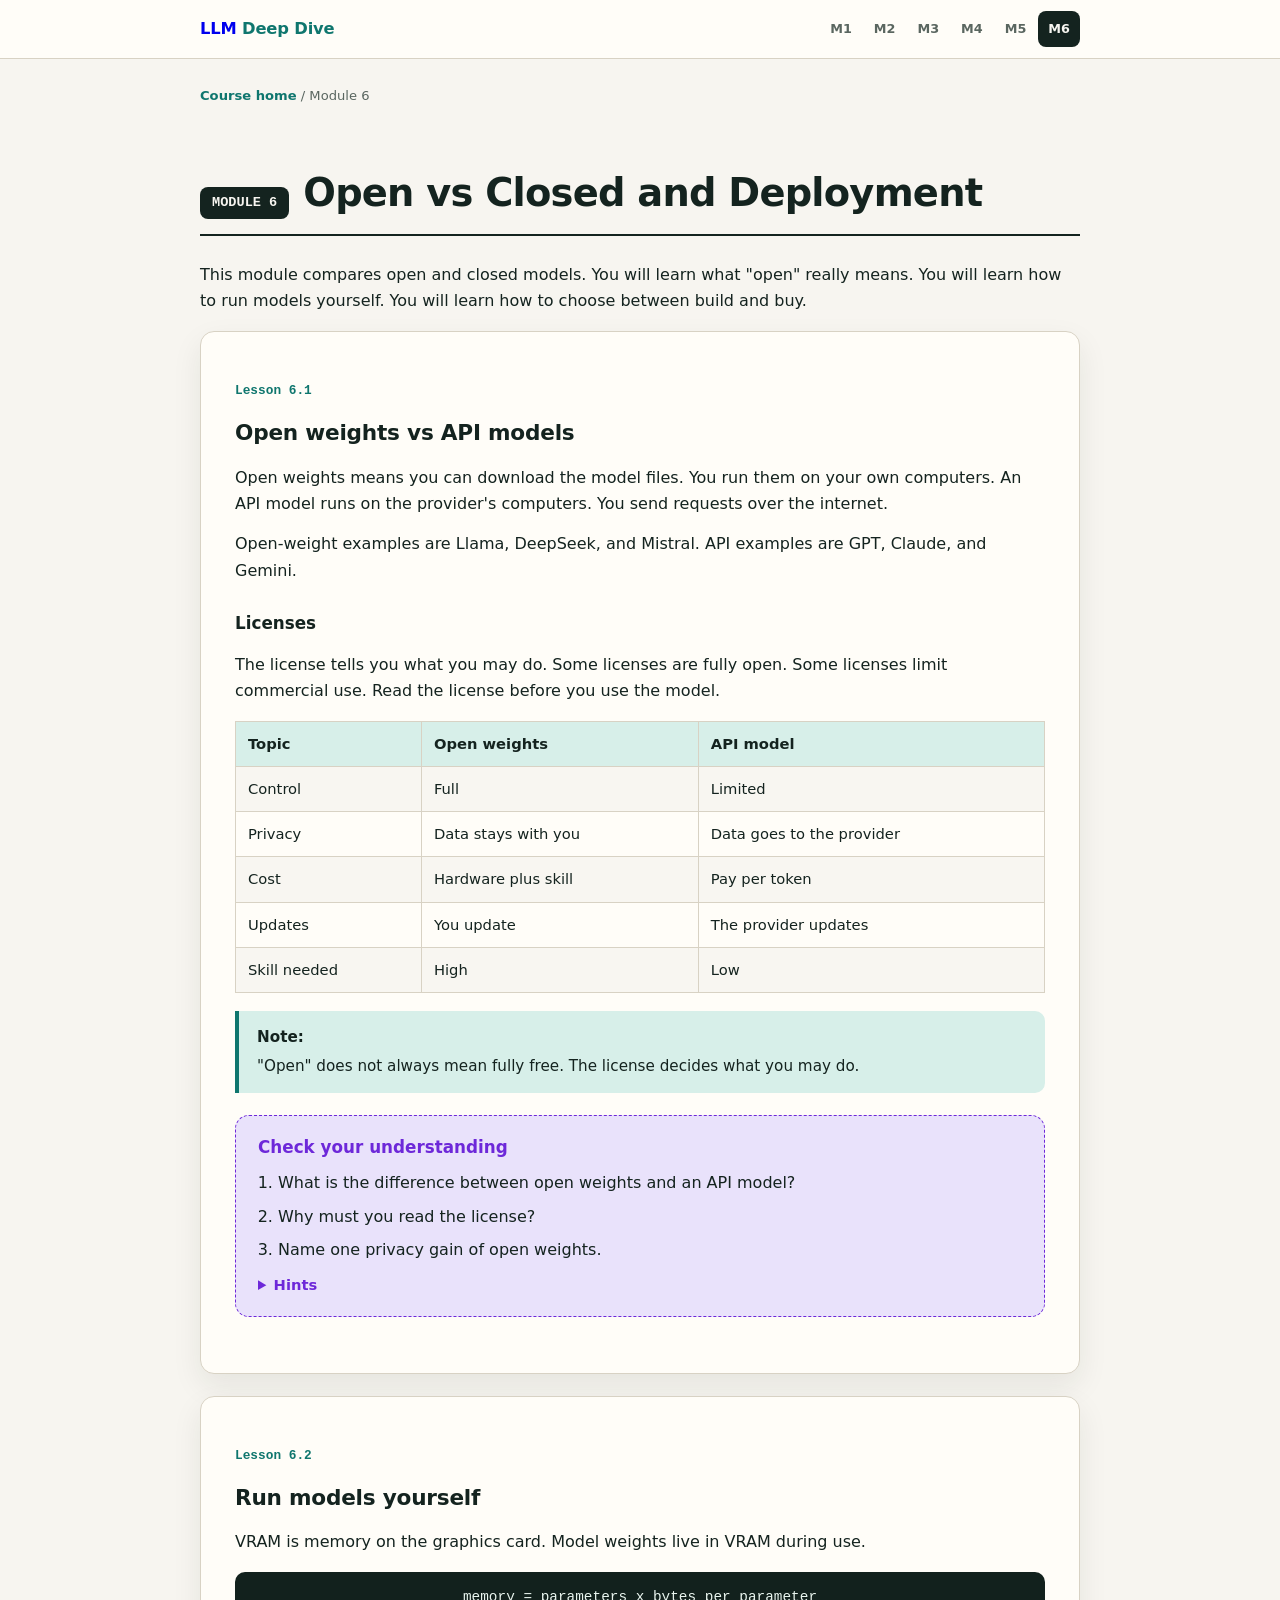
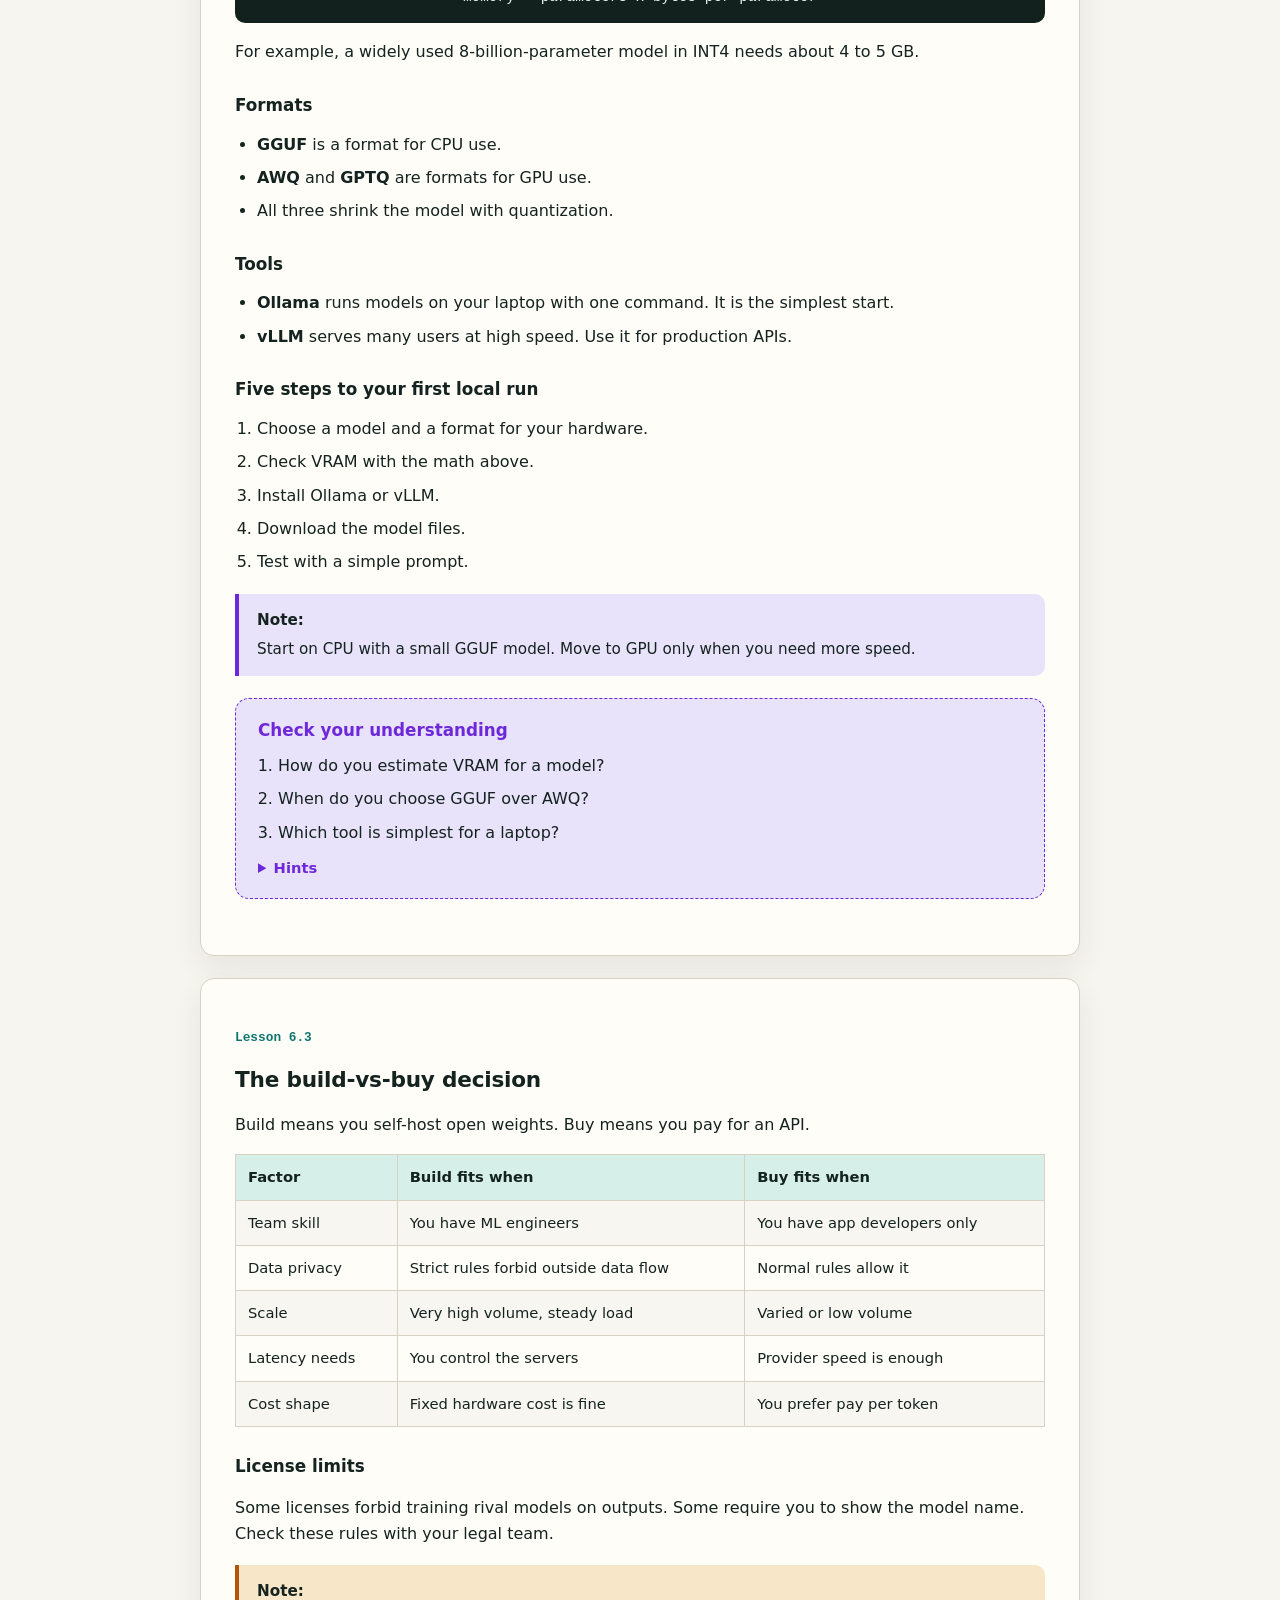
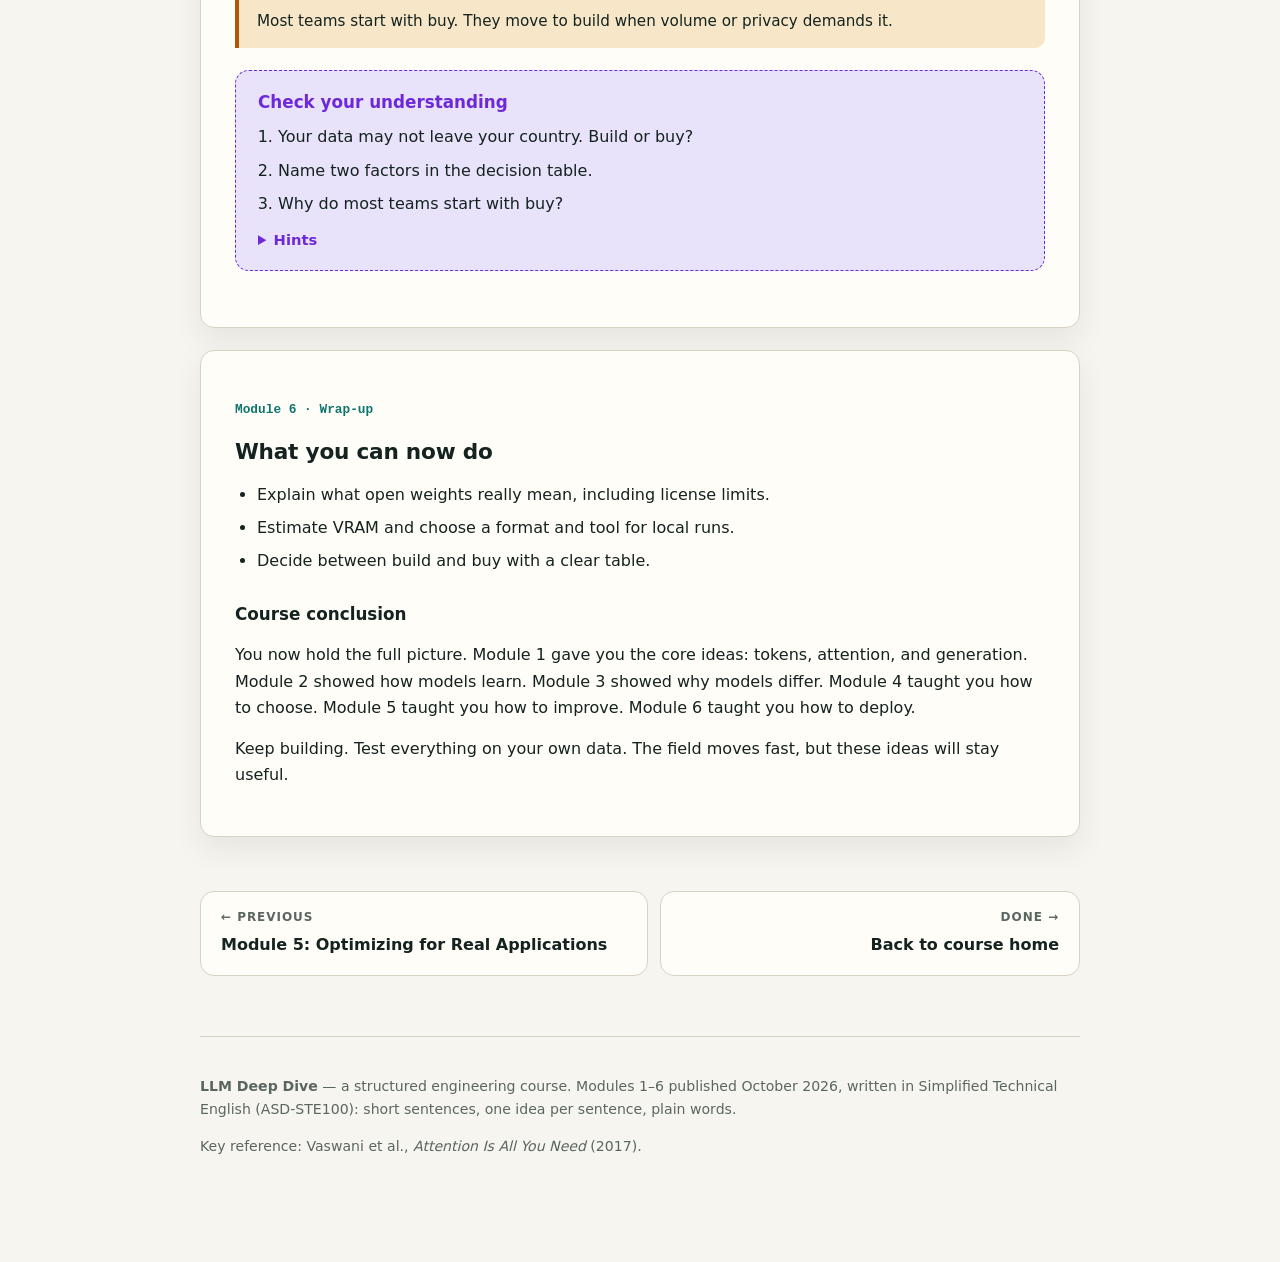
<file: module6.html>
<!doctype html>
<html lang="en">
<head>
<meta charset="utf-8" />
<meta name="viewport" content="width=device-width, initial-scale=1" />
<meta name="color-scheme" content="light dark" />
<title>Module 6: Open vs Closed and Deployment — LLM Deep Dive</title>
<meta name="description" content="Open weights vs APIs, self-hosting with VRAM math, and the build-vs-buy decision." />
<link rel="stylesheet" href="styles.css" />
</head>
<body>
<div class="topnav"><div class="inner">
<a class="brand" href="index.html">LLM <span>Deep Dive</span></a>
<nav aria-label="Modules"><a href="module1.html">M1</a><a href="module2.html">M2</a><a href="module3.html">M3</a><a href="module4.html">M4</a><a href="module5.html">M5</a><a href="module6.html" class="active">M6</a></nav>
</div></div>

<div class="page">
<p class="crumb"><a href="index.html">Course home</a> / Module 6</p>
<section class="mod" id="module-6">
<div class="mod-head"><span class="mod-num">MODULE 6</span><h2>Open vs Closed and Deployment</h2></div>
<p>This module compares open and closed models. You will learn what "open" really means. You will learn how to run models yourself. You will learn how to choose between build and buy.</p>

<article class="lesson" id="l61">
<p class="lno">Lesson 6.1</p><h3>Open weights vs API models</h3>
<p>Open weights means you can download the model files. You run them on your own computers. An API model runs on the provider's computers. You send requests over the internet.</p>
<p>Open-weight examples are Llama, DeepSeek, and Mistral. API examples are GPT, Claude, and Gemini.</p>
<h4>Licenses</h4>
<p>The license tells you what you may do. Some licenses are fully open. Some licenses limit commercial use. Read the license before you use the model.</p>
<table>
<tr><th>Topic</th><th>Open weights</th><th>API model</th></tr>
<tr><td>Control</td><td>Full</td><td>Limited</td></tr>
<tr><td>Privacy</td><td>Data stays with you</td><td>Data goes to the provider</td></tr>
<tr><td>Cost</td><td>Hardware plus skill</td><td>Pay per token</td></tr>
<tr><td>Updates</td><td>You update</td><td>The provider updates</td></tr>
<tr><td>Skill needed</td><td>High</td><td>Low</td></tr>
</table>
<div class="callout"><strong>Note:</strong> "Open" does not always mean fully free. The license decides what you may do.</div>
<div class="quiz"><h4>Check your understanding</h4>
<ol>
<li>What is the difference between open weights and an API model?</li>
<li>Why must you read the license?</li>
<li>Name one privacy gain of open weights.</li>
</ol>
<details><summary>Hints</summary>1. Open weights run on your computers; API models run on the provider's. 2. Some licenses limit commercial use. 3. Your data never leaves your computers.</details>
</div>
</article>

<article class="lesson" id="l62">
<p class="lno">Lesson 6.2</p><h3>Run models yourself</h3>
<p>VRAM is memory on the graphics card. Model weights live in VRAM during use.</p>
<div class="math">memory = parameters x bytes per parameter</div>
<p>For example, a widely used 8-billion-parameter model in INT4 needs about 4 to 5 GB.</p>
<h4>Formats</h4>
<ul>
<li><strong>GGUF</strong> is a format for CPU use.</li>
<li><strong>AWQ</strong> and <strong>GPTQ</strong> are formats for GPU use.</li>
<li>All three shrink the model with quantization.</li>
</ul>
<h4>Tools</h4>
<ul>
<li><strong>Ollama</strong> runs models on your laptop with one command. It is the simplest start.</li>
<li><strong>vLLM</strong> serves many users at high speed. Use it for production APIs.</li>
</ul>
<h4>Five steps to your first local run</h4>
<ol>
<li>Choose a model and a format for your hardware.</li>
<li>Check VRAM with the math above.</li>
<li>Install Ollama or vLLM.</li>
<li>Download the model files.</li>
<li>Test with a simple prompt.</li>
</ol>
<div class="callout violet"><strong>Note:</strong> Start on CPU with a small GGUF model. Move to GPU only when you need more speed.</div>
<div class="quiz"><h4>Check your understanding</h4>
<ol>
<li>How do you estimate VRAM for a model?</li>
<li>When do you choose GGUF over AWQ?</li>
<li>Which tool is simplest for a laptop?</li>
</ol>
<details><summary>Hints</summary>1. Multiply parameters by bytes per parameter. 2. GGUF for CPU; AWQ for GPU. 3. Ollama.</details>
</div>
</article>

<article class="lesson" id="l63">
<p class="lno">Lesson 6.3</p><h3>The build-vs-buy decision</h3>
<p>Build means you self-host open weights. Buy means you pay for an API.</p>
<table>
<tr><th>Factor</th><th>Build fits when</th><th>Buy fits when</th></tr>
<tr><td>Team skill</td><td>You have ML engineers</td><td>You have app developers only</td></tr>
<tr><td>Data privacy</td><td>Strict rules forbid outside data flow</td><td>Normal rules allow it</td></tr>
<tr><td>Scale</td><td>Very high volume, steady load</td><td>Varied or low volume</td></tr>
<tr><td>Latency needs</td><td>You control the servers</td><td>Provider speed is enough</td></tr>
<tr><td>Cost shape</td><td>Fixed hardware cost is fine</td><td>You prefer pay per token</td></tr>
</table>
<h4>License limits</h4>
<p>Some licenses forbid training rival models on outputs. Some require you to show the model name. Check these rules with your legal team.</p>
<div class="callout amber"><strong>Note:</strong> Most teams start with buy. They move to build when volume or privacy demands it.</div>
<div class="quiz"><h4>Check your understanding</h4>
<ol>
<li>Your data may not leave your country. Build or buy?</li>
<li>Name two factors in the decision table.</li>
<li>Why do most teams start with buy?</li>
</ol>
<details><summary>Hints</summary>1. Build — self-host open weights. 2. For example, team skill and data privacy. 3. It is faster to start and needs less skill.</details>
</div>
</article>

<article class="lesson" id="l6wrap">
<p class="lno">Module 6 · Wrap-up</p><h3>What you can now do</h3>
<ul>
<li>Explain what open weights really mean, including license limits.</li>
<li>Estimate VRAM and choose a format and tool for local runs.</li>
<li>Decide between build and buy with a clear table.</li>
</ul>
<h4>Course conclusion</h4>
<p>You now hold the full picture. Module 1 gave you the core ideas: tokens, attention, and generation. Module 2 showed how models learn. Module 3 showed why models differ. Module 4 taught you how to choose. Module 5 taught you how to improve. Module 6 taught you how to deploy.</p>
<p>Keep building. Test everything on your own data. The field moves fast, but these ideas will stay useful.</p>
</article>
</section>
<div class="pager">
<a href="module5.html"><span class="dir">&larr; Previous</span><span class="ttl">Module 5: Optimizing for Real Applications</span></a>
<a class="next solo" href="index.html"><span class="dir">Done &rarr;</span><span class="ttl">Back to course home</span></a>
</div>

<footer>
  <p><strong>LLM Deep Dive</strong> — a structured engineering course. Modules 1–6 published October 2026, written in Simplified Technical English (ASD-STE100): short sentences, one idea per sentence, plain words.</p>
  <p>Key reference: Vaswani et al., <em>Attention Is All You Need</em> (2017).</p>
</footer>
</div>
</body>
</html>
</file>
<file: styles.css>
:root{
  --paper:#f7f5f0; --surface:#fffdf8; --ink:#14231f; --muted:#5a6660;
  --line:#d8d2c4; --accent:#0f766e; --accent-soft:#d7efe9;
  --violet:#6d28d9; --violet-soft:#e9e2fb;
  --amber:#b45309; --amber-soft:#f7e7c8;
  --code:#12211d; --code-ink:#e8f4ee;
  --radius:14px; --shadow:0 12px 30px rgba(20,35,31,.08);
}
@media (prefers-color-scheme:dark){
  :root{--paper:#0f1614; --surface:#16211d; --ink:#e9f2ec; --muted:#a9bab2;
  --line:#2c3d36; --accent:#2dd4bf; --accent-soft:#123c36;
  --violet:#a78bfa; --violet-soft:#241a3f; --amber:#fbbf24; --amber-soft:#3a2c12;
  --code:#0a100d; --code-ink:#e8f4ee; --shadow:0 16px 40px rgba(0,0,0,.28);}
}
*{box-sizing:border-box}
html{scroll-behavior:smooth}
body{margin:0;background:var(--paper);color:var(--ink);
  font-family:ui-sans-serif,system-ui,-apple-system,"Segoe UI",Roboto,Helvetica,Arial,sans-serif;
  line-height:1.65}
.page{max-width:960px;margin:0 auto;padding:0 clamp(18px,4vw,40px) 90px}
.hero{padding:clamp(40px,7vw,90px) 0 34px;border-bottom:1px solid var(--line)}
.kicker{font-family:ui-monospace,Menlo,monospace;color:var(--accent);font-size:.8rem;
  font-weight:700;letter-spacing:.12em;text-transform:uppercase;margin:0 0 16px}
h1{font-size:clamp(2.4rem,6vw,4.4rem);line-height:1.04;letter-spacing:-.03em;margin:0 0 18px}
h1 .em{color:var(--accent)}
.hero p.lede{font-size:1.12rem;color:var(--muted);max-width:640px;margin:0 0 26px}
.badges{display:flex;gap:10px;flex-wrap:wrap;margin-bottom:28px}
.badge{font-size:.78rem;font-weight:600;border:1px solid var(--line);background:var(--surface);
  padding:6px 12px;border-radius:999px;color:var(--muted)}
.cta-row{display:flex;gap:12px;flex-wrap:wrap}
.btn{display:inline-block;text-decoration:none;font-weight:700;font-size:.95rem;
  padding:12px 22px;border-radius:10px;border:1px solid var(--ink)}
.btn.primary{background:var(--ink);color:var(--paper)}
.btn.ghost{background:transparent;color:var(--ink)}
nav.toc{background:var(--surface);border:1px solid var(--line);border-radius:var(--radius);
  padding:20px 24px;margin:30px 0;box-shadow:var(--shadow)}
nav.toc h2{font-size:1rem;margin:0 0 10px;letter-spacing:.06em;text-transform:uppercase;color:var(--muted)}
nav.toc ol{margin:0;padding-left:20px;display:grid;gap:8px}
nav.toc a{color:var(--ink);text-decoration:none;font-weight:600}
nav.toc a:hover{color:var(--accent)}
nav.toc .soon{font-size:.75rem;color:var(--muted);font-weight:400;border:1px solid var(--line);
  border-radius:999px;padding:2px 9px;margin-left:8px;white-space:nowrap}
section.mod{margin:54px 0;scroll-margin-top:20px}
.mod-head{display:flex;align-items:baseline;gap:14px;border-bottom:2px solid var(--ink);
  padding-bottom:10px;margin-bottom:26px;flex-wrap:wrap}
.mod-num{font-family:ui-monospace,Menlo,monospace;background:var(--ink);color:var(--paper);
  font-weight:700;font-size:.85rem;padding:5px 12px;border-radius:8px}
.mod-head h2{font-size:clamp(1.6rem,3.4vw,2.4rem);letter-spacing:-.02em;margin:0}
.lesson{background:var(--surface);border:1px solid var(--line);border-radius:var(--radius);
  padding:clamp(20px,3vw,34px);margin:0 0 22px;box-shadow:var(--shadow)}
.lesson h3{font-size:1.35rem;margin:0 0 6px;letter-spacing:-.01em}
.lesson .lno{font-family:ui-monospace,Menlo,monospace;color:var(--accent);font-weight:700;font-size:.8rem}
.lesson p{margin:14px 0}
.lesson ul,.lesson ol{margin:12px 0;padding-left:22px}
.lesson li{margin:7px 0}
h4{font-size:1.05rem;margin:26px 0 8px}
table{width:100%;border-collapse:collapse;margin:16px 0;font-size:.92rem}
th,td{border:1px solid var(--line);padding:10px 12px;text-align:left;vertical-align:top}
th{background:var(--accent-soft);font-weight:700}
tr:nth-child(even) td{background:rgba(127,127,127,.05)}
pre{background:var(--code);color:var(--code-ink);padding:18px 20px;border-radius:10px;
  overflow-x:auto;font-size:.85rem;line-height:1.6;margin:16px 0}
code{font-family:ui-monospace,SFMono-Regular,Menlo,monospace;font-size:.88em}
p code,li code,td code{background:var(--accent-soft);color:var(--ink);padding:2px 7px;border-radius:6px}
pre code{background:none;padding:0;color:inherit}
.callout{border-left:4px solid var(--accent);background:var(--accent-soft);
  padding:14px 18px;border-radius:0 10px 10px 0;margin:18px 0;font-size:.95rem}
.callout.violet{border-color:var(--violet);background:var(--violet-soft)}
.callout.amber{border-color:var(--amber);background:var(--amber-soft)}
.callout strong{display:block;margin-bottom:4px}
.math{font-family:ui-monospace,Menlo,monospace;background:var(--code);color:var(--code-ink);
  padding:14px 18px;border-radius:10px;margin:16px 0;overflow-x:auto;font-size:.9rem;text-align:center}
.quiz{background:var(--violet-soft);border:1px dashed var(--violet);border-radius:var(--radius);
  padding:18px 22px;margin:22px 0}
.quiz h4{margin:0 0 8px;color:var(--violet)}
.quiz ol{margin:8px 0;padding-left:20px}
.quiz details{margin-top:10px;font-size:.92rem}
.quiz summary{cursor:pointer;font-weight:700;color:var(--violet)}
.roadmap{display:grid;gap:14px}
.rm-card{border:1px solid var(--line);border-radius:var(--radius);padding:20px 22px;background:var(--surface)}
.rm-card h3{margin:0 0 6px;font-size:1.15rem}
.rm-card p{margin:6px 0;color:var(--muted);font-size:.95rem}
.rm-card ul{margin:8px 0;padding-left:20px;color:var(--muted);font-size:.92rem}
footer{border-top:1px solid var(--line);margin-top:60px;padding-top:24px;color:var(--muted);font-size:.88rem}
footer a{color:var(--accent)}
@media (max-width:640px){ .mod-head h2{font-size:1.5rem} }
/* ---- multi-page navigation additions ---- */
.topnav{position:sticky;top:0;z-index:50;background:var(--surface);border-bottom:1px solid var(--line)}
.topnav .inner{max-width:960px;margin:0 auto;padding:0 clamp(18px,4vw,40px);display:flex;align-items:center;gap:14px;min-height:58px;flex-wrap:wrap}
.brand{font-weight:800;text-decoration:none;font-size:1.02rem;letter-spacing:-.01em}
.brand span{color:var(--accent)}
.topnav nav{display:flex;gap:2px;margin-left:auto;flex-wrap:wrap}
.topnav nav a{text-decoration:none;font-size:.8rem;font-weight:600;color:var(--muted);padding:7px 10px;border-radius:8px;white-space:nowrap}
.topnav nav a:hover{background:var(--accent-soft);color:var(--ink)}
.topnav nav a.active{background:var(--ink);color:var(--paper)}
.crumb{font-size:.82rem;color:var(--muted);margin:26px 0 0}
.crumb a{color:var(--accent);text-decoration:none;font-weight:600}
.cards{display:grid;grid-template-columns:repeat(auto-fill,minmax(270px,1fr));gap:16px;margin:24px 0}
.card{background:var(--surface);border:1px solid var(--line);border-radius:var(--radius);padding:22px;display:flex;flex-direction:column;box-shadow:var(--shadow);text-decoration:none;color:inherit}
.card:hover{border-color:var(--accent);transform:translateY(-2px)}
.card .mno{font-family:ui-monospace,Menlo,monospace;background:var(--ink);color:var(--paper);font-weight:700;font-size:.75rem;padding:4px 10px;border-radius:7px;align-self:flex-start;margin-bottom:12px}
.card h3{margin:0 0 8px;font-size:1.2rem;letter-spacing:-.01em}
.card p.desc{color:var(--muted);font-size:.92rem;margin:0 0 12px;flex:1}
.card ul{margin:0 0 6px;padding-left:18px;color:var(--muted);font-size:.82rem}
.card li{margin:4px 0}
.card .go{font-weight:700;color:var(--accent);margin-top:12px;font-size:.92rem}
.steps{display:grid;grid-template-columns:repeat(auto-fit,minmax(220px,1fr));gap:14px;margin:22px 0}
.step{background:var(--surface);border:1px solid var(--line);border-radius:var(--radius);padding:18px 20px}
.step b{display:block;font-size:1.4rem;color:var(--accent);margin-bottom:6px}
.step p{margin:0;font-size:.92rem;color:var(--muted)}
.pager{display:flex;justify-content:space-between;gap:12px;margin:44px 0 8px;flex-wrap:wrap}
.pager a{flex:1;min-width:220px;text-decoration:none;border:1px solid var(--line);background:var(--surface);border-radius:var(--radius);padding:16px 20px;color:inherit}
.pager a:hover{border-color:var(--accent)}
.pager .dir{display:block;font-size:.75rem;font-weight:700;letter-spacing:.08em;text-transform:uppercase;color:var(--muted);margin-bottom:4px}
.pager .ttl{display:block;font-weight:700}
.pager a.next{text-align:right}
.pager a.solo{max-width:420px}
h2.sect{font-size:clamp(1.5rem,3vw,2rem);letter-spacing:-.02em;margin:44px 0 6px}
</file>
